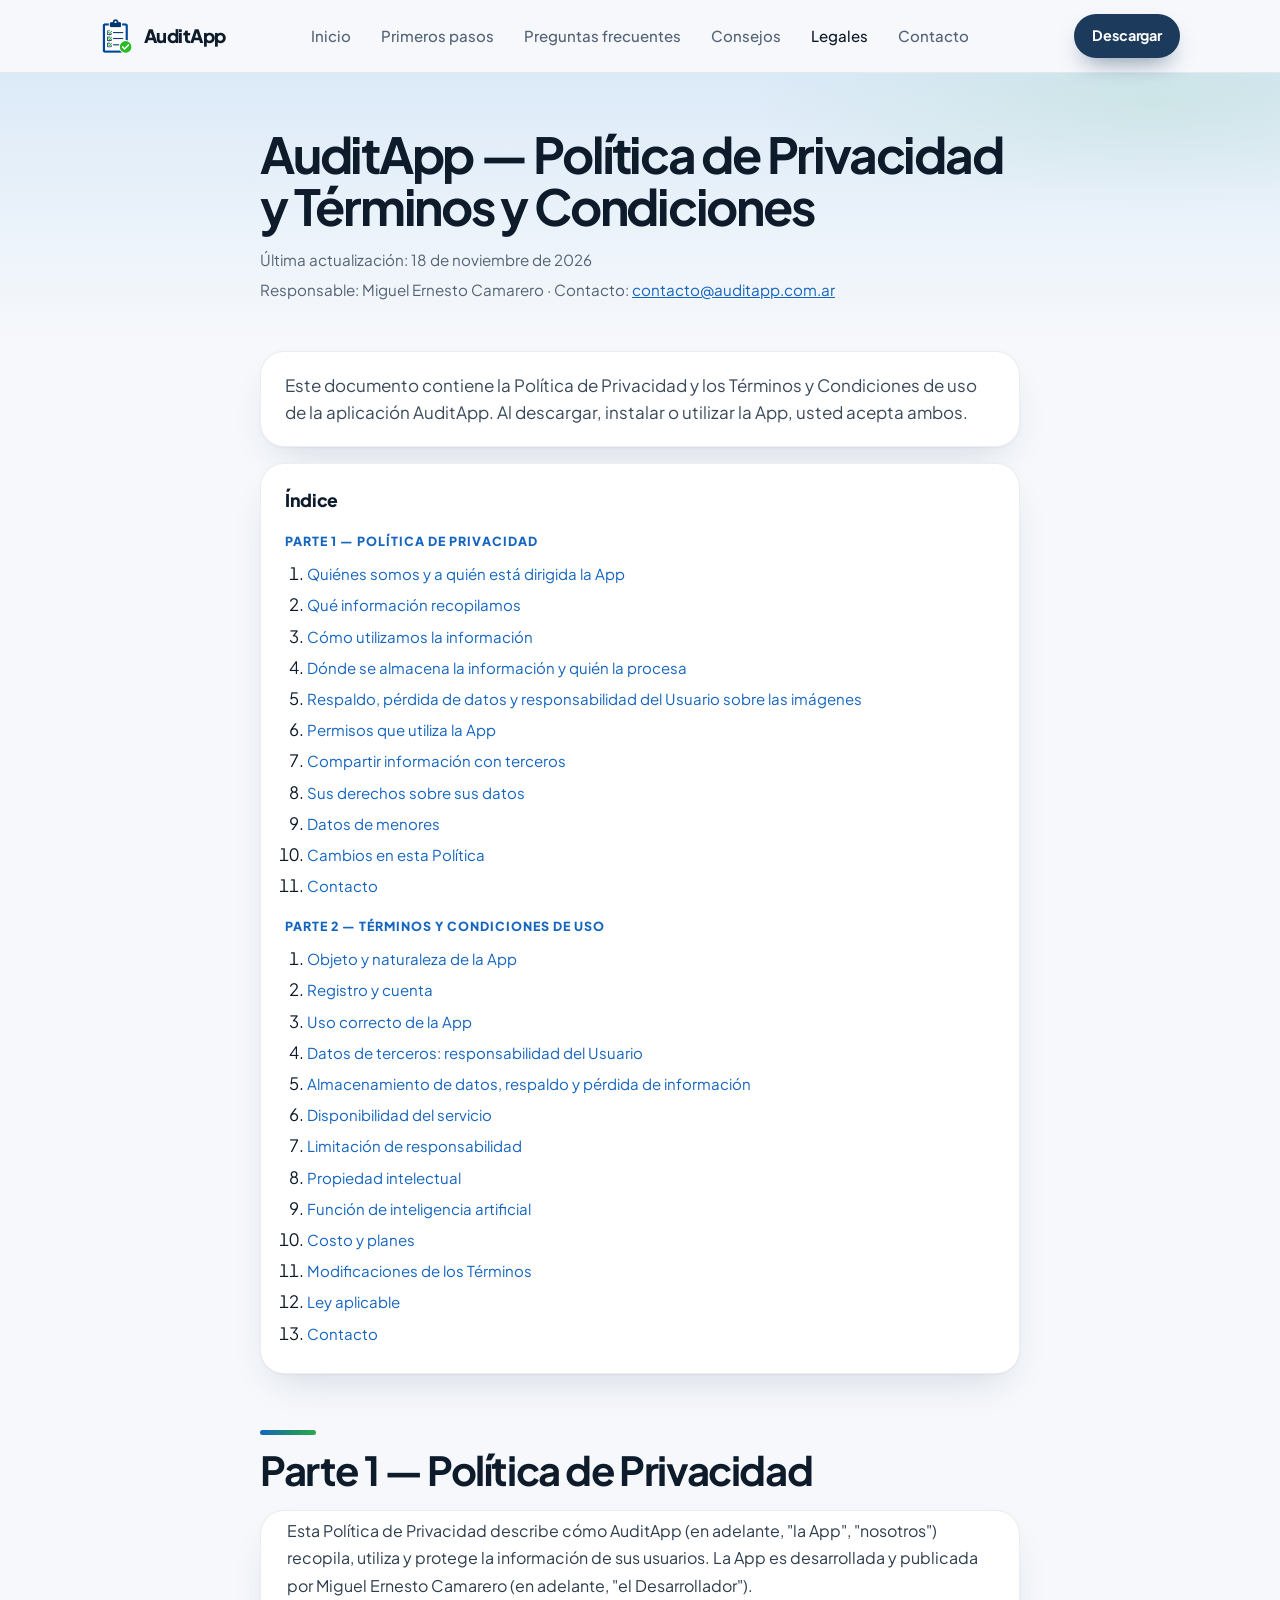
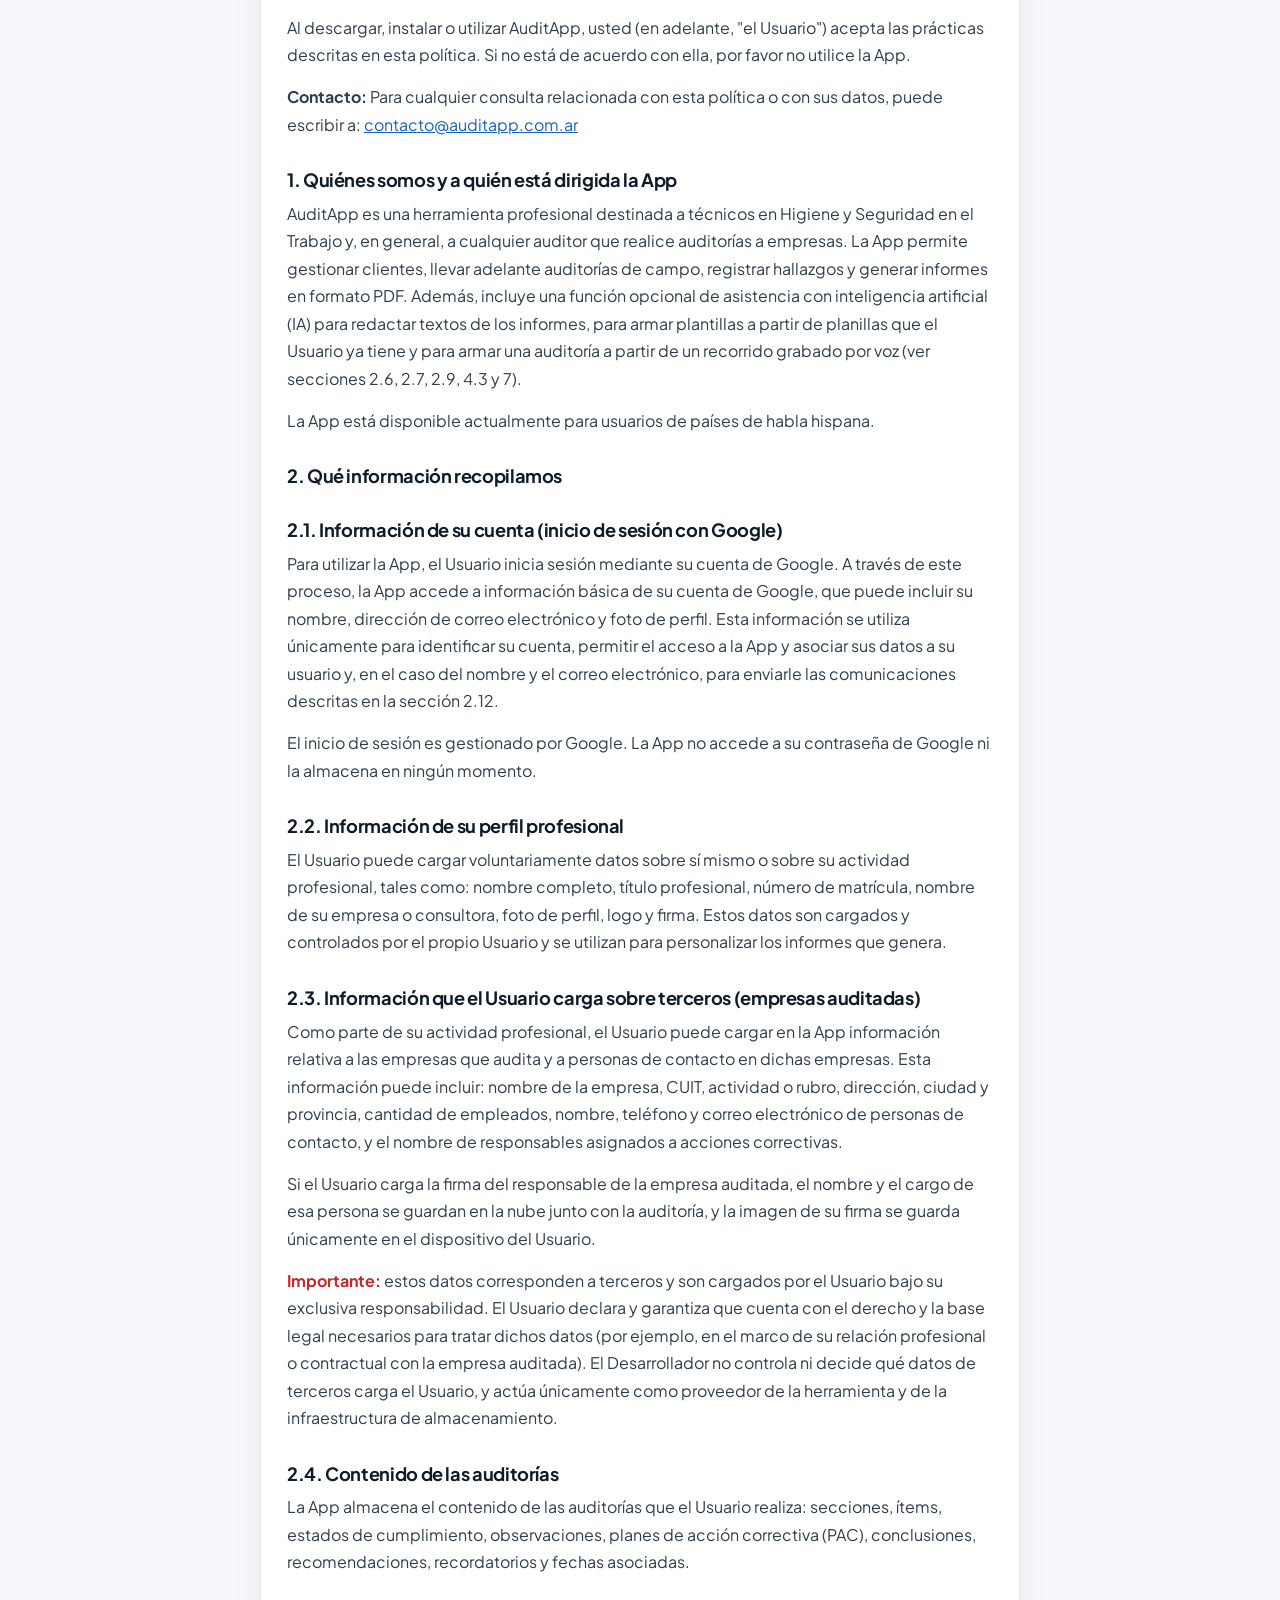
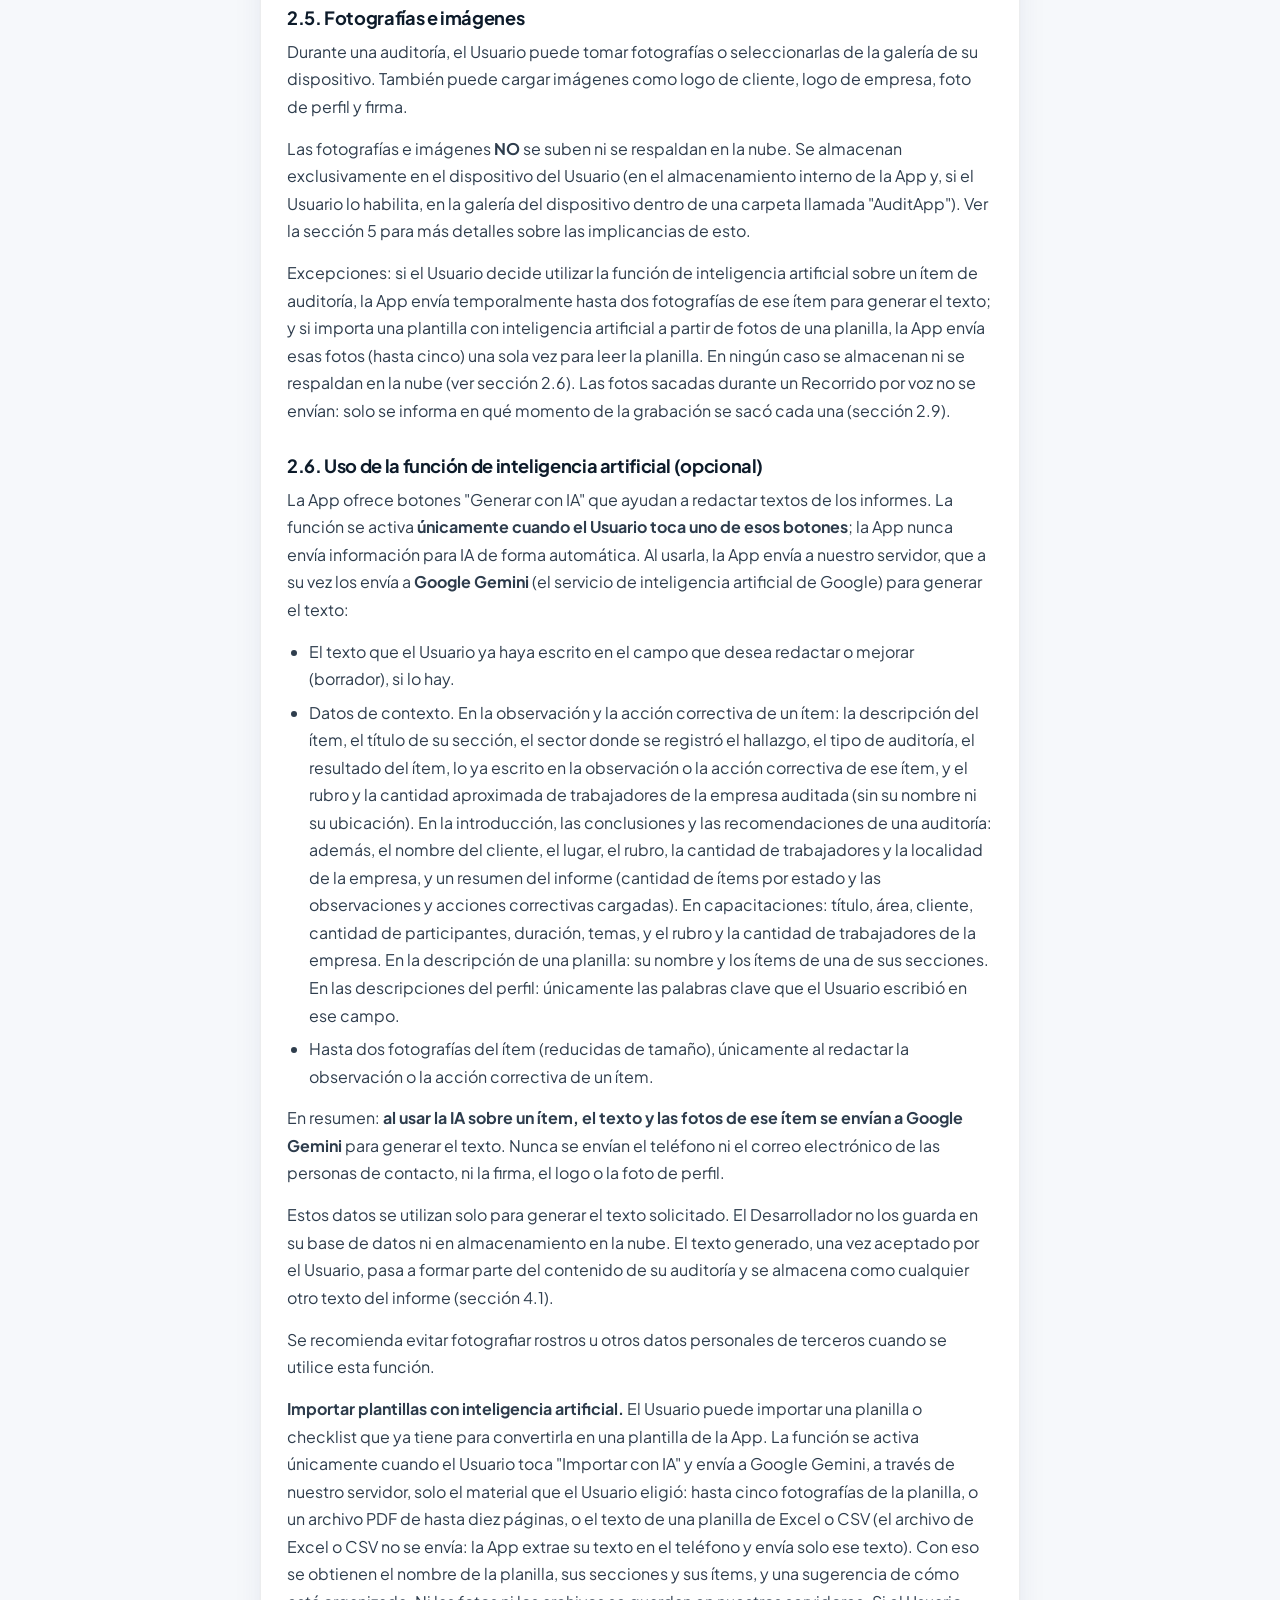
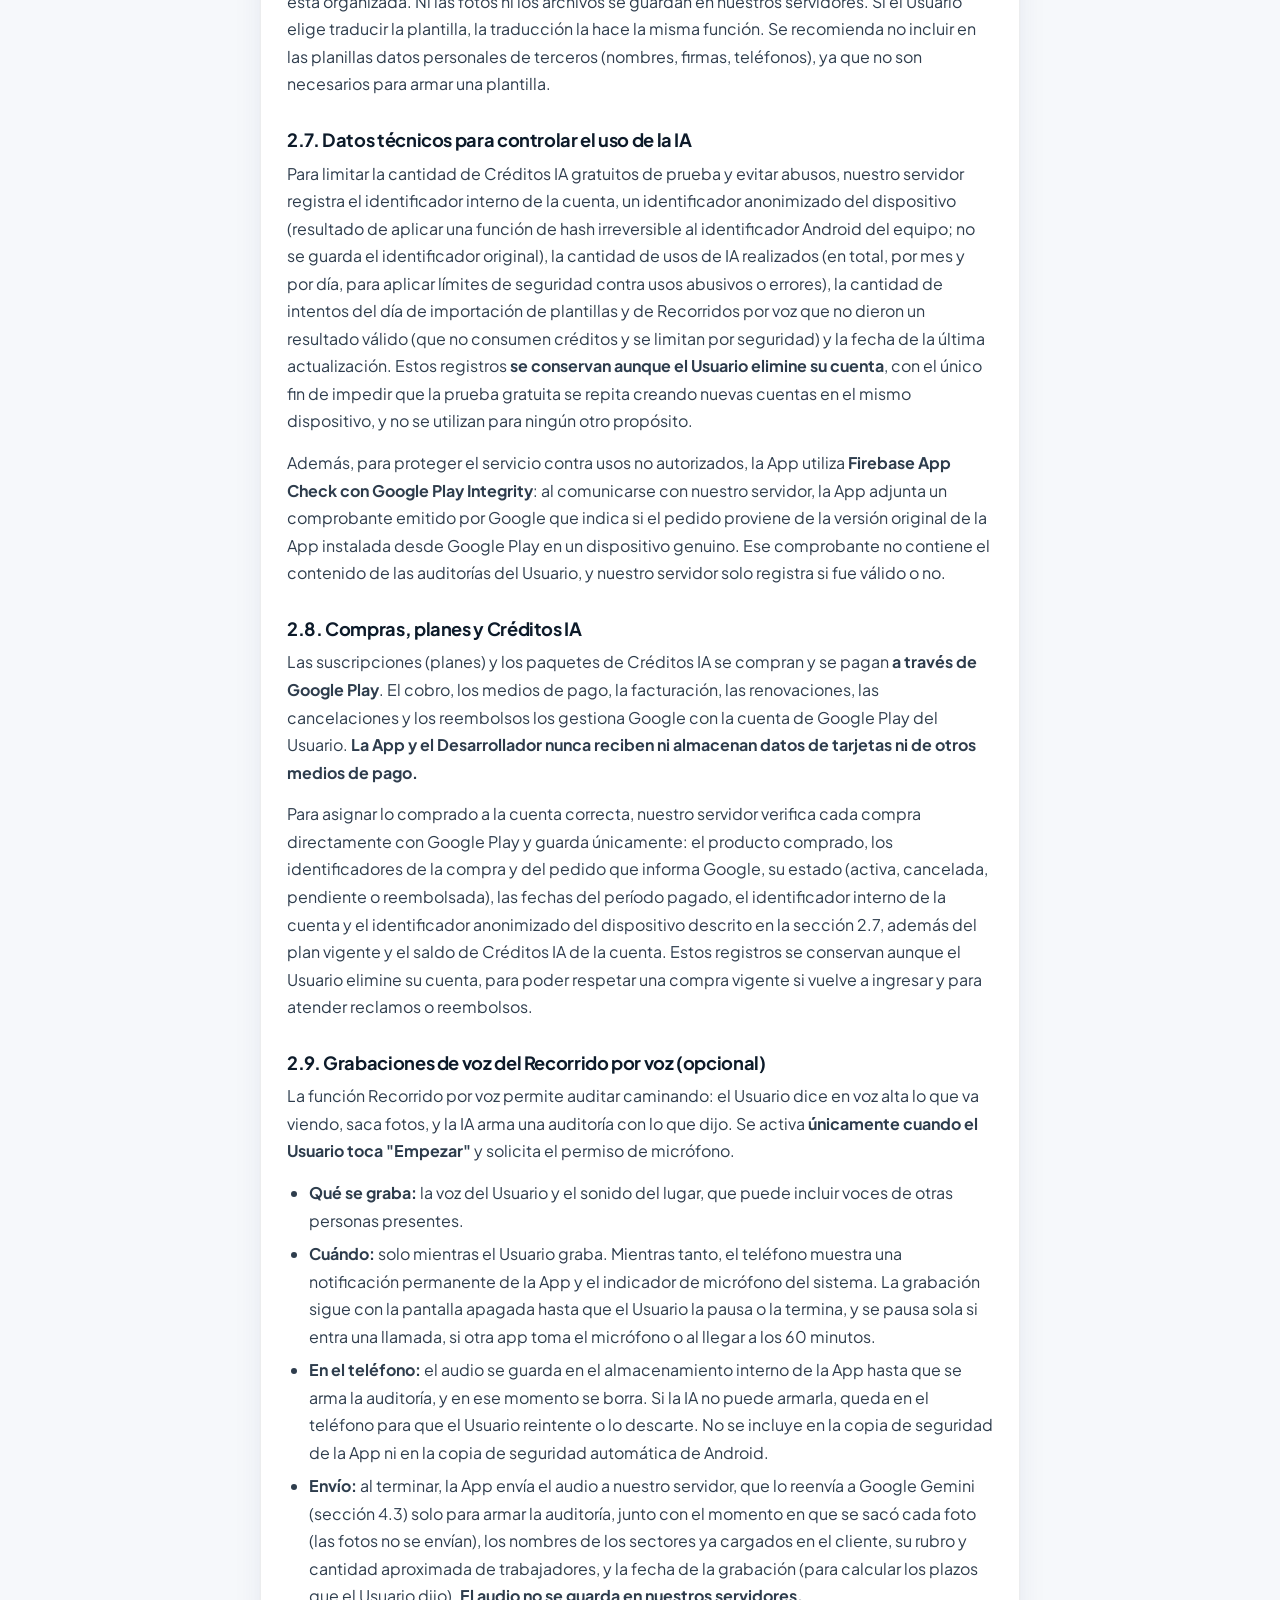
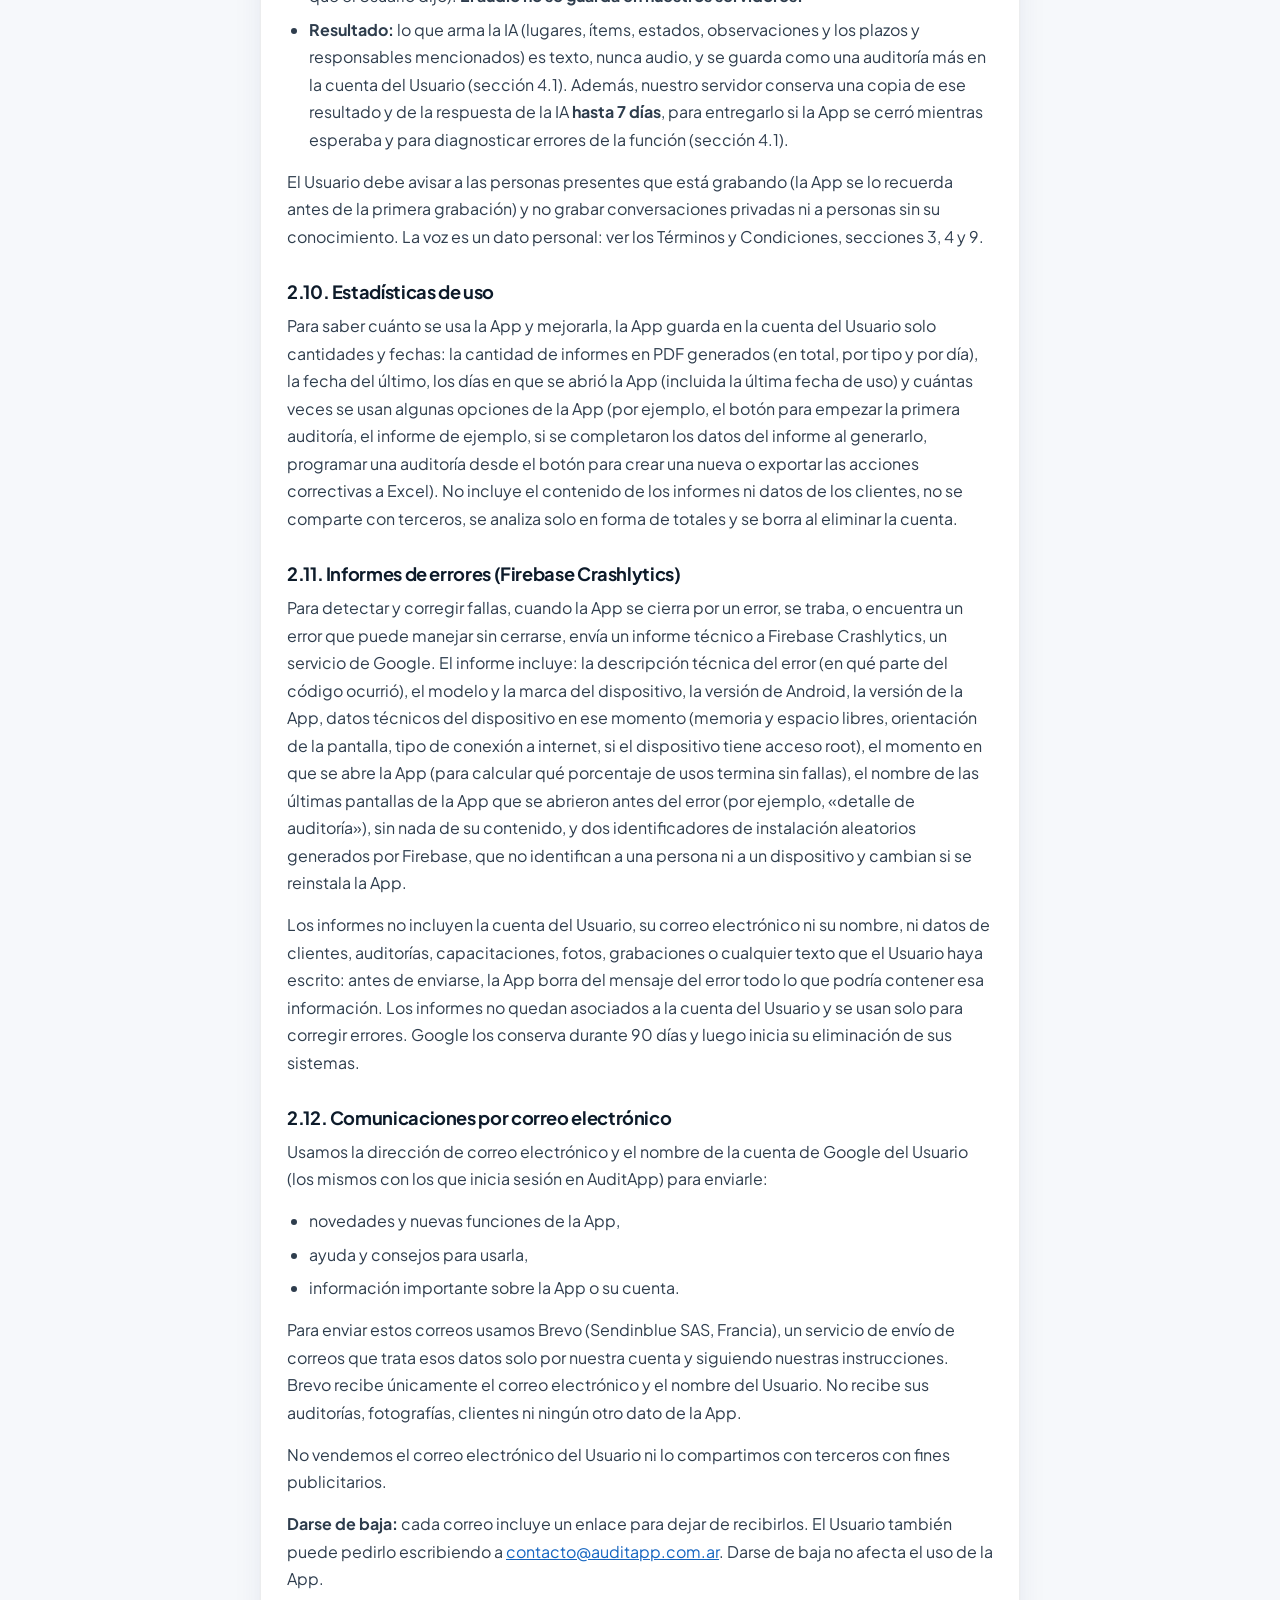
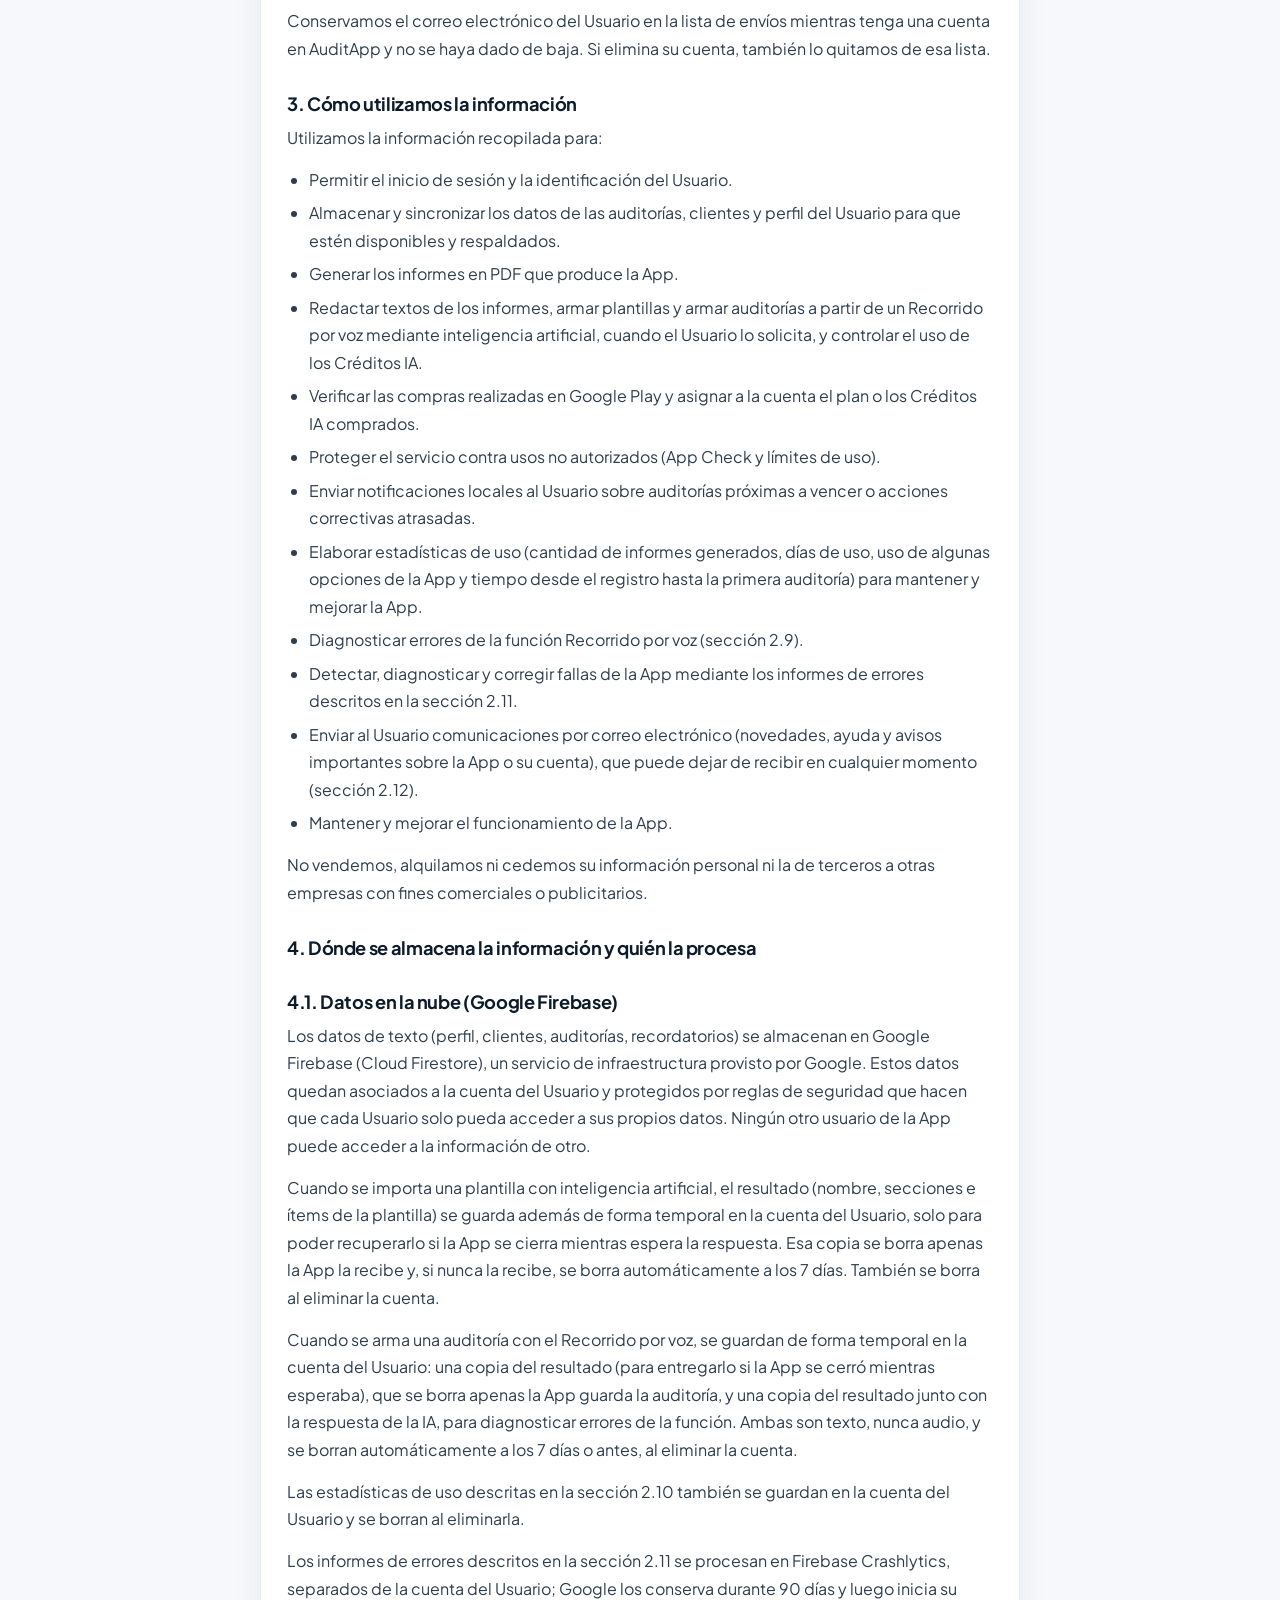
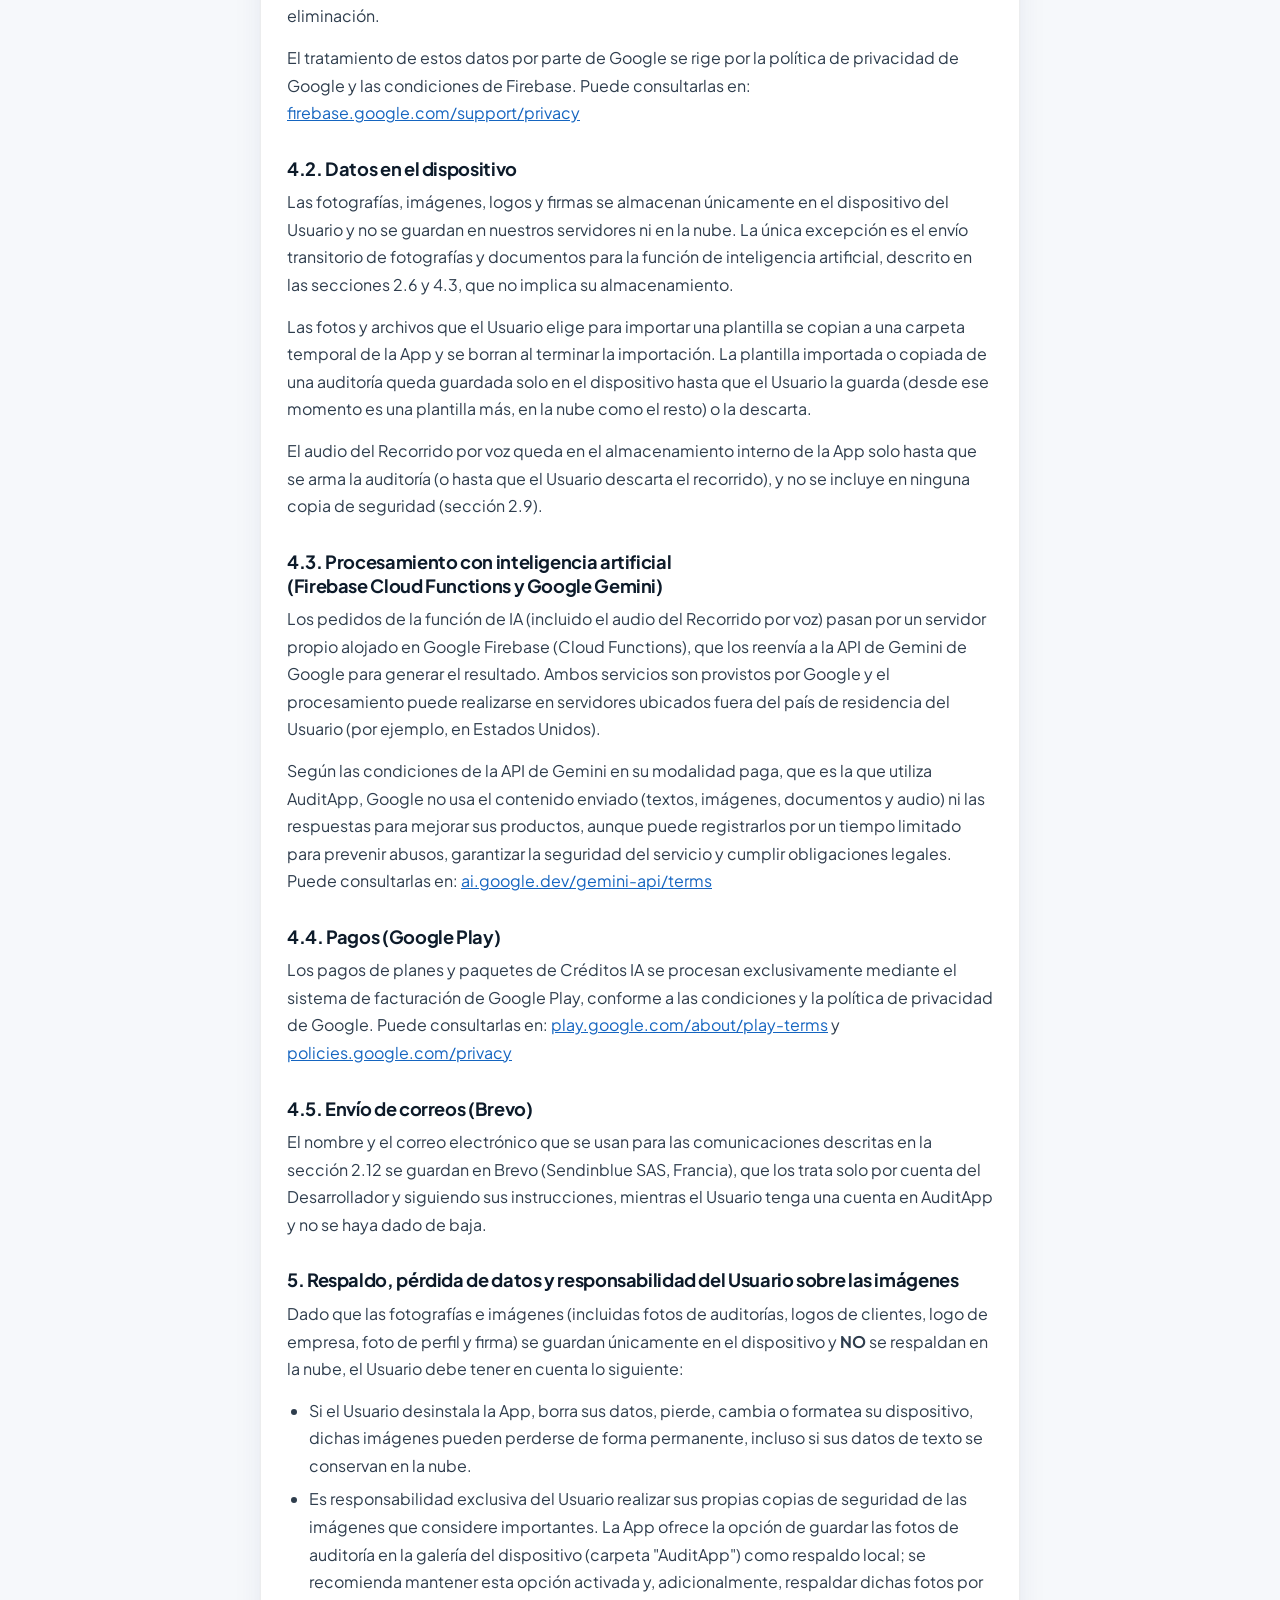
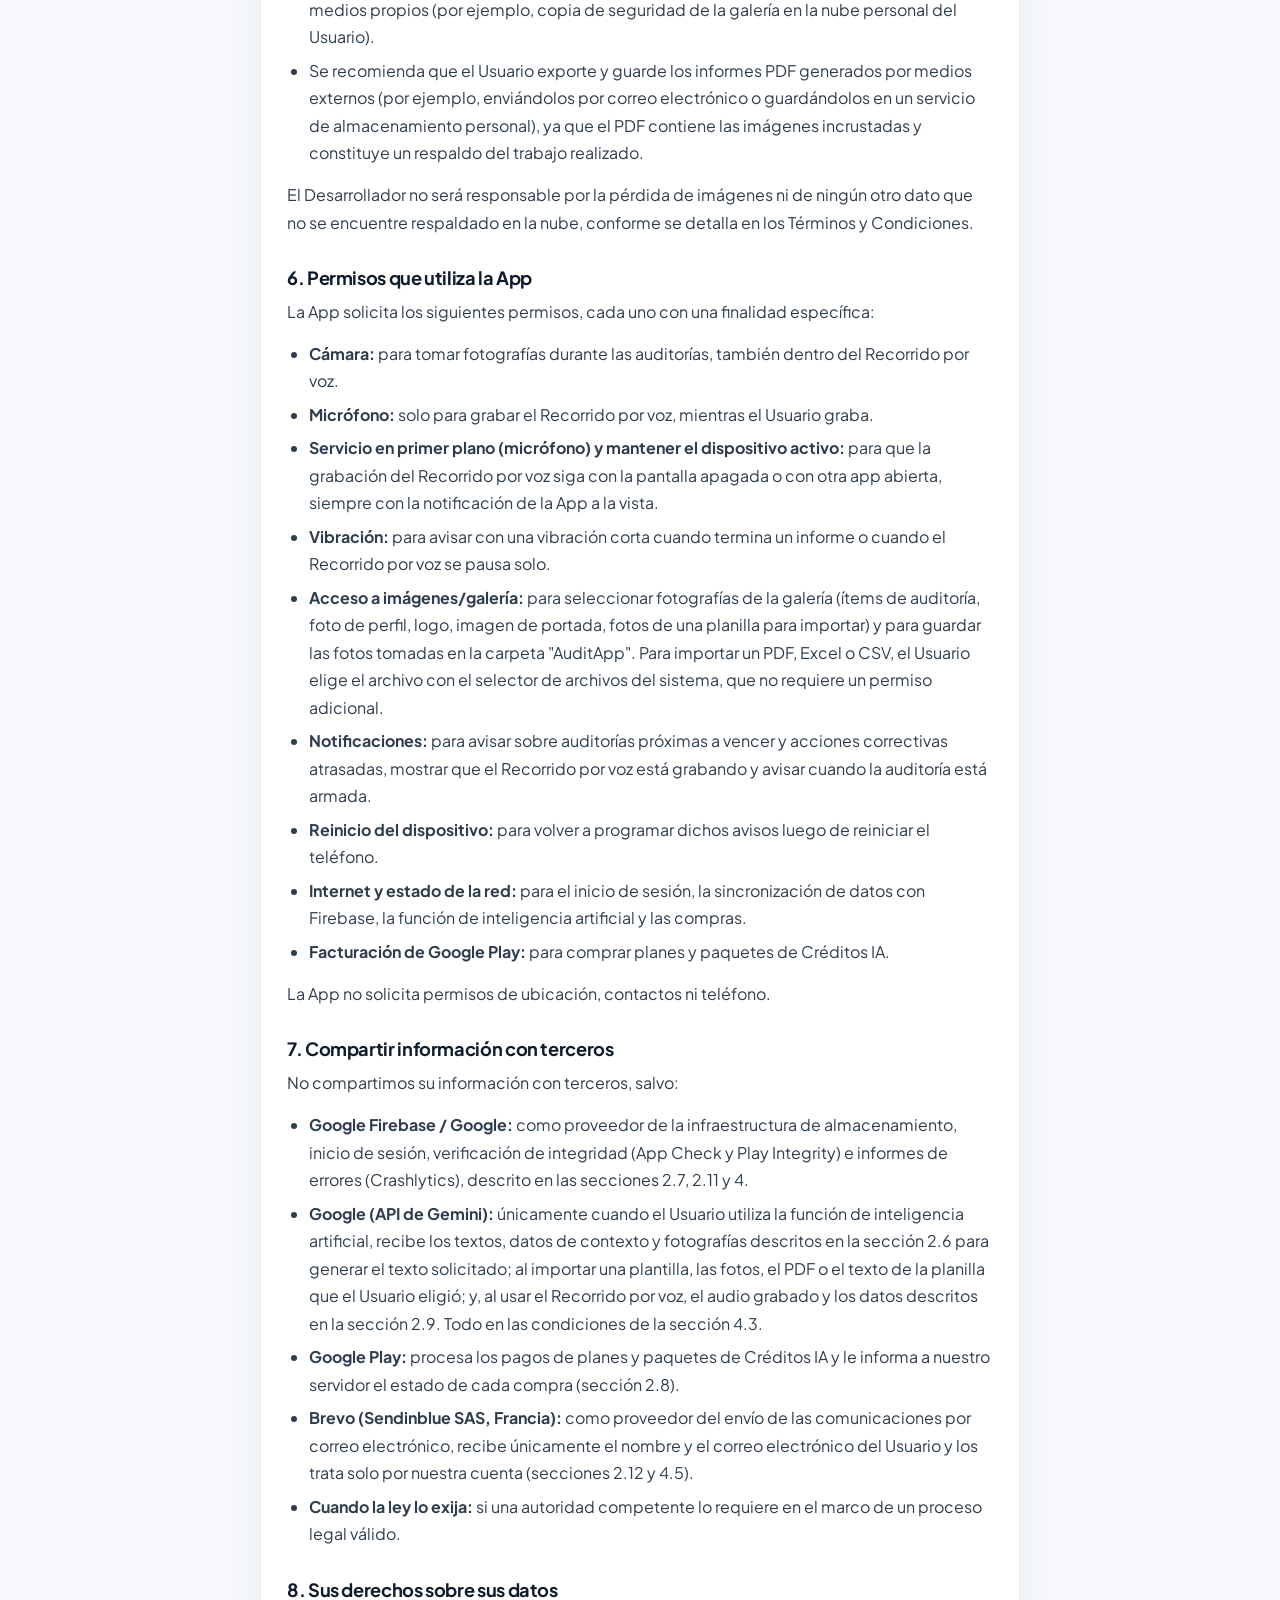
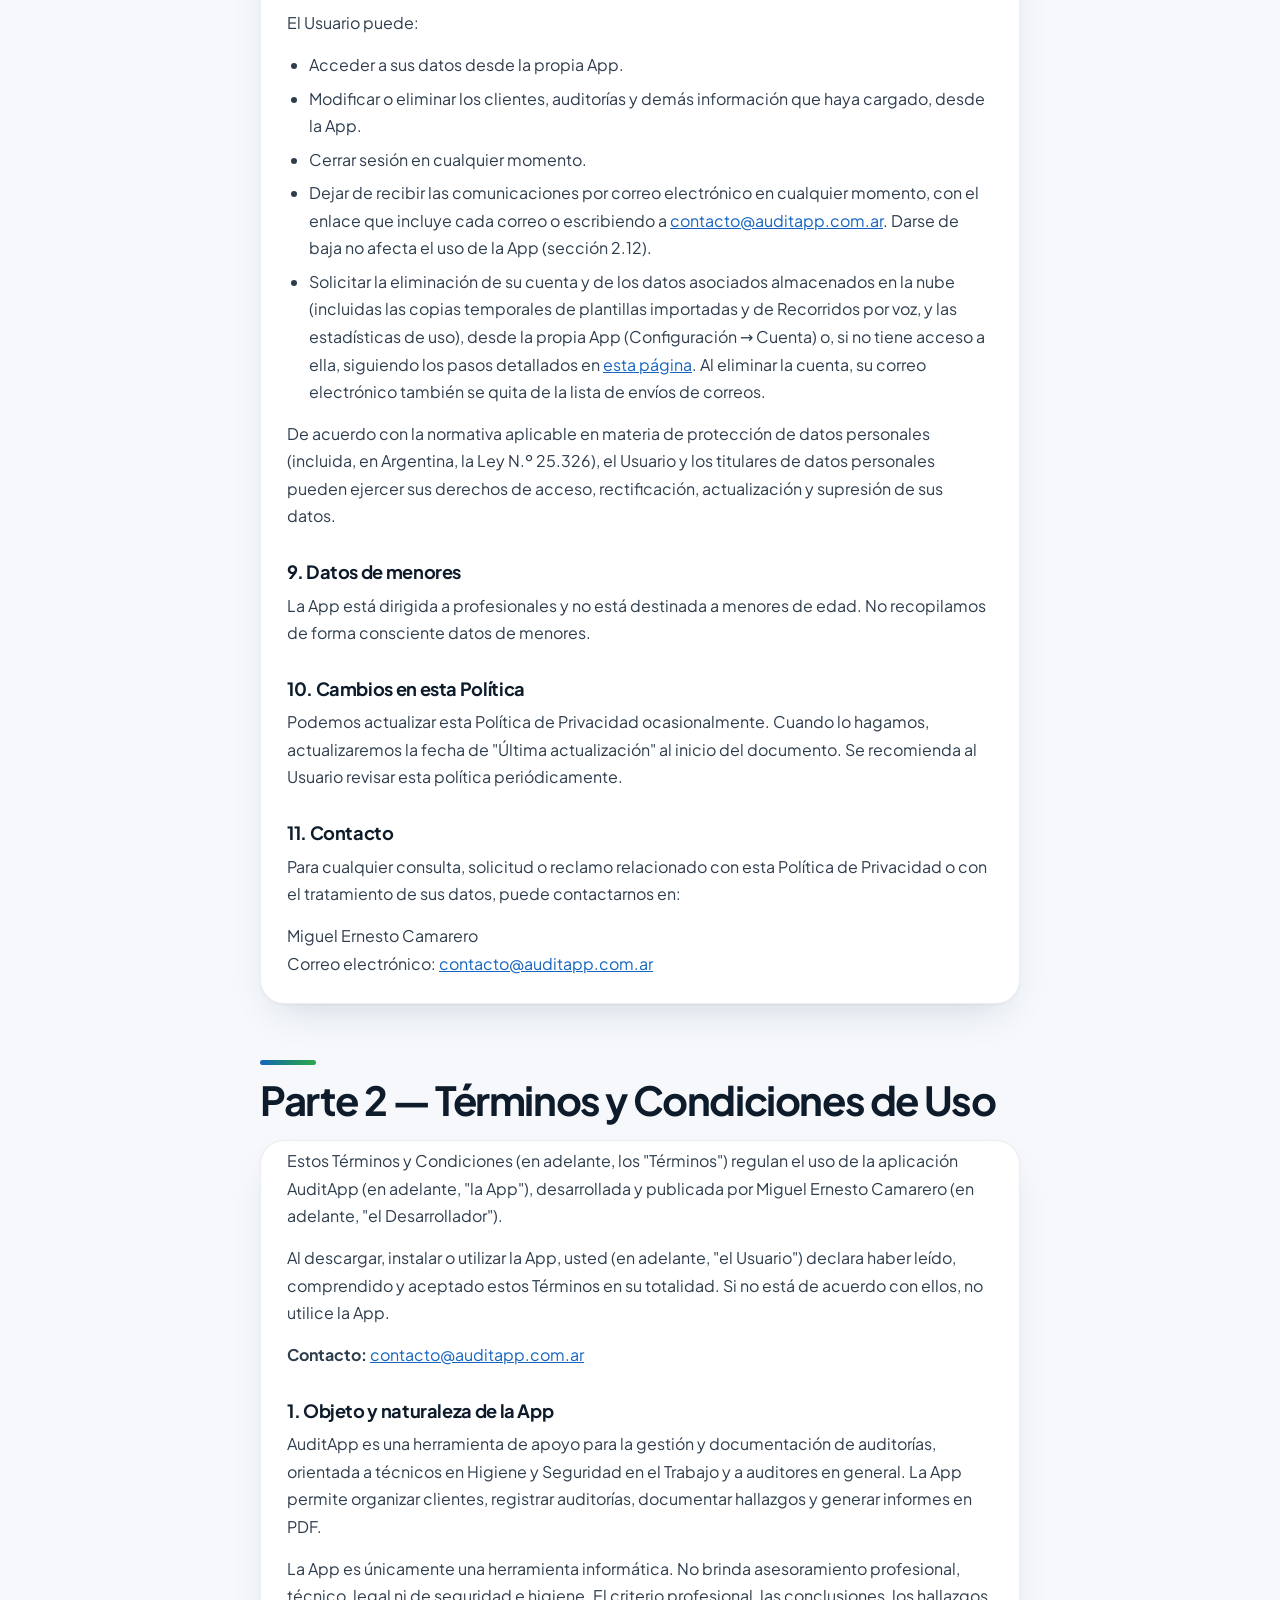
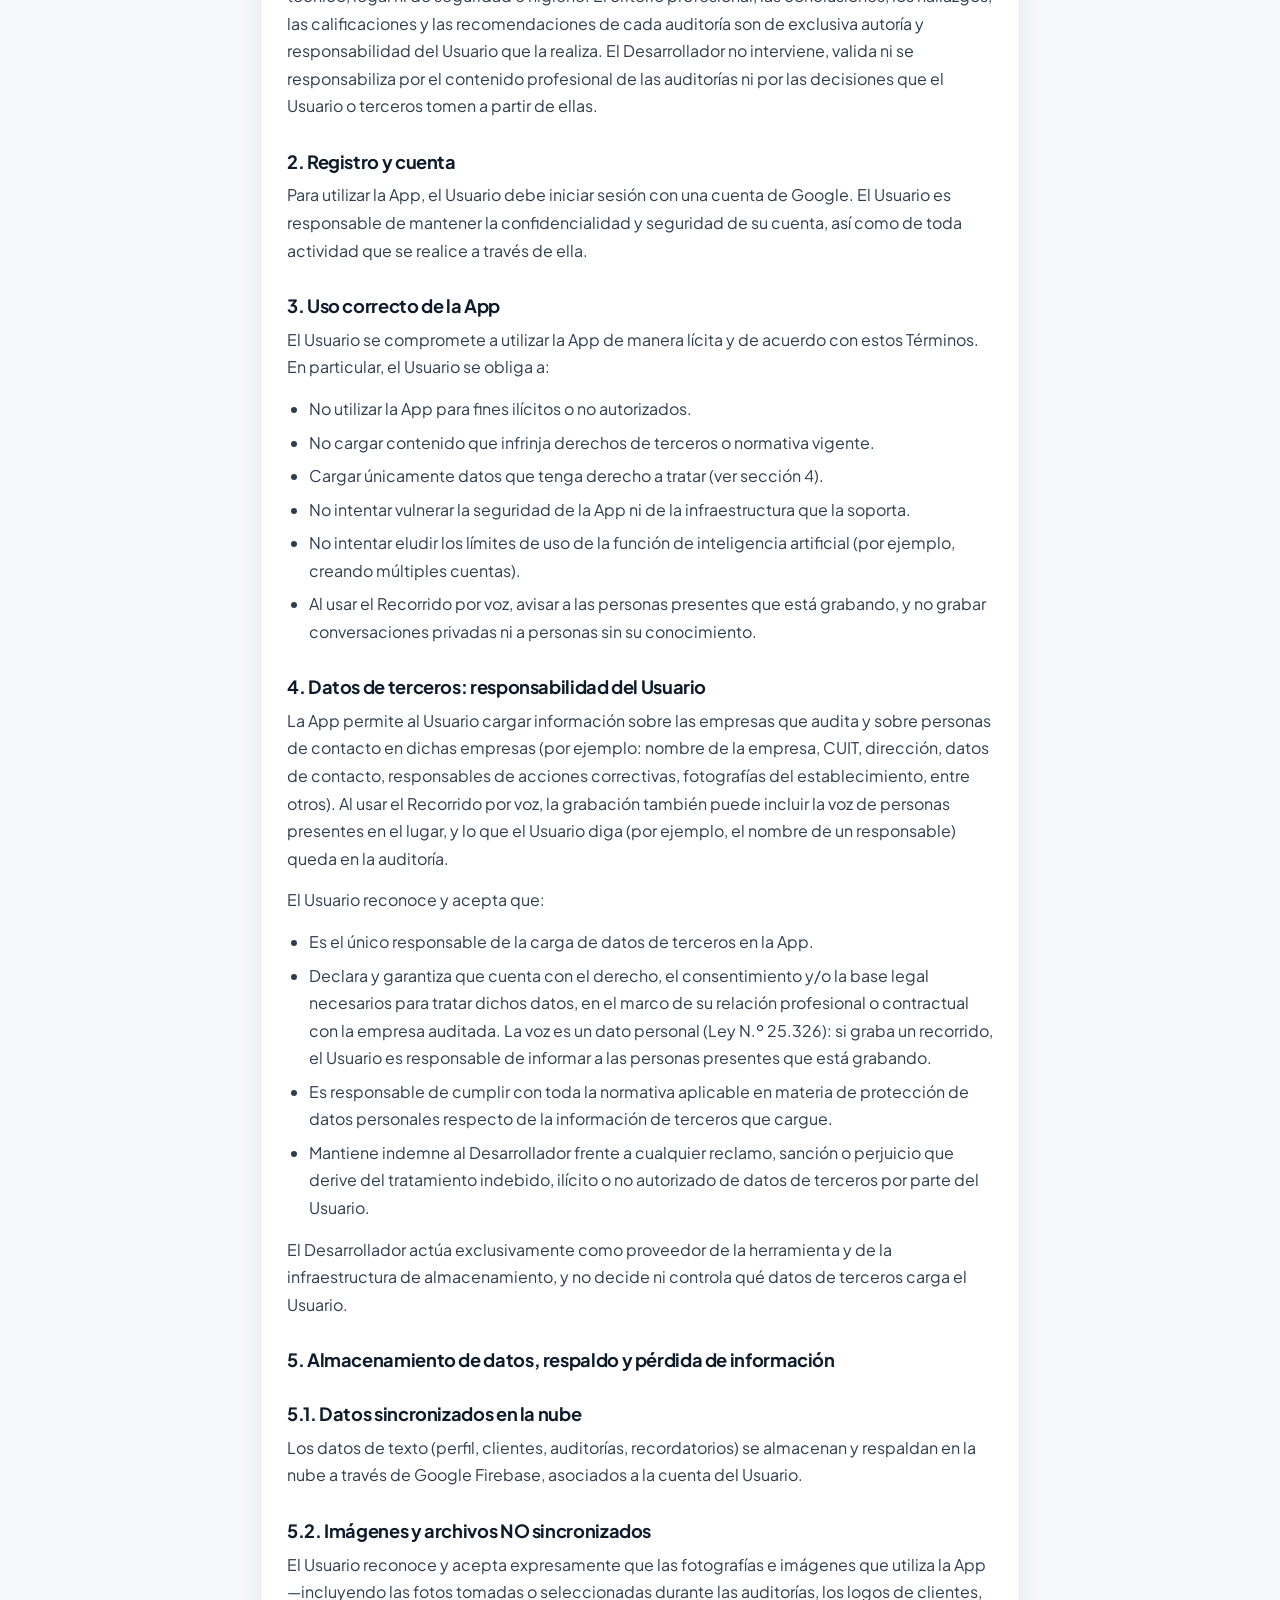
<file: index.html>
<!doctype html>
<html lang="es">
<head>
<meta charset="utf-8">
<meta name="viewport" content="width=device-width, initial-scale=1, viewport-fit=cover">
<title>AuditApp — Política de Privacidad y Términos y Condiciones</title>
<meta name="theme-color" content="#F6F8FB">
<link rel="icon" href="favicon.png" type="image/png">
<link rel="apple-touch-icon" href="apple-touch-icon.png">
<link rel="preload" href="fuentes/plus-jakarta-sans-latin.woff2" as="font" type="font/woff2" crossorigin>
<link rel="stylesheet" href="estilos.css">
<script src="movimiento.js" defer></script>
</head>
<body>
<header class="barra">
  <div class="envoltura">
    <a class="marca" href="inicio.html"><img src="imagenes/logo.png" width="34" height="34" alt="">AuditApp</a>
    <nav class="menu-escritorio" aria-label="Menú principal">
      <a href="inicio.html">Inicio</a>
      <a href="primeros-pasos.html">Primeros pasos</a>
      <a href="preguntas-frecuentes.html">Preguntas frecuentes</a>
      <a href="consejos.html">Consejos</a>
      <a href="legales.html" aria-current="page">Legales</a>
      <a href="contacto.html">Contacto</a>
    </nav>
    <a class="boton lleno boton-chico" href="https://play.google.com/store/apps/details?id=com.miguel.auditapp">Descargar</a>
    <details class="menu-movil">
      <summary aria-label="Abrir el menú"><svg viewBox="0 0 24 24" fill="none" stroke="currentColor" stroke-width="2" stroke-linecap="round" aria-hidden="true"><path d="M4 8h16M4 16h16"/></svg></summary>
      <nav aria-label="Menú principal">
        <a href="inicio.html">Inicio</a>
        <a href="primeros-pasos.html">Primeros pasos</a>
        <a href="preguntas-frecuentes.html">Preguntas frecuentes</a>
        <a href="consejos.html">Consejos</a>
        <a href="legales.html" aria-current="page">Legales</a>
        <a href="contacto.html">Contacto</a>
      </nav>
    </details>
  </div>
</header>
<div class="pagina pagina-legal">
<header>
  <h1>AuditApp — Política de Privacidad y Términos y Condiciones</h1>
  <p>Última actualización: 18 de noviembre de 2026</p>
  <p>Responsable: Miguel Ernesto Camarero · Contacto: <a href="mailto:contacto@auditapp.com.ar" style="color:#fff;">contacto@auditapp.com.ar</a></p>
</header>

<main>
  <div class="intro">
    <p style="margin:0;">Este documento contiene la Política de Privacidad y los Términos y Condiciones de uso de la aplicación AuditApp. Al descargar, instalar o utilizar la App, usted acepta ambos.</p>
  </div>

  <nav class="toc">
    <p class="toc-title">Índice</p>

    <h4>Parte 1 — Política de Privacidad</h4>
    <ol>
      <li><a href="#priv-1">Quiénes somos y a quién está dirigida la App</a></li>
      <li><a href="#priv-2">Qué información recopilamos</a></li>
      <li><a href="#priv-3">Cómo utilizamos la información</a></li>
      <li><a href="#priv-4">Dónde se almacena la información y quién la procesa</a></li>
      <li><a href="#priv-5">Respaldo, pérdida de datos y responsabilidad del Usuario sobre las imágenes</a></li>
      <li><a href="#priv-6">Permisos que utiliza la App</a></li>
      <li><a href="#priv-7">Compartir información con terceros</a></li>
      <li><a href="#priv-8">Sus derechos sobre sus datos</a></li>
      <li><a href="#priv-9">Datos de menores</a></li>
      <li><a href="#priv-10">Cambios en esta Política</a></li>
      <li><a href="#priv-11">Contacto</a></li>
    </ol>

    <h4>Parte 2 — Términos y Condiciones de Uso</h4>
    <ol>
      <li><a href="#tyc-1">Objeto y naturaleza de la App</a></li>
      <li><a href="#tyc-2">Registro y cuenta</a></li>
      <li><a href="#tyc-3">Uso correcto de la App</a></li>
      <li><a href="#tyc-4">Datos de terceros: responsabilidad del Usuario</a></li>
      <li><a href="#tyc-5">Almacenamiento de datos, respaldo y pérdida de información</a></li>
      <li><a href="#tyc-6">Disponibilidad del servicio</a></li>
      <li><a href="#tyc-7">Limitación de responsabilidad</a></li>
      <li><a href="#tyc-8">Propiedad intelectual</a></li>
      <li><a href="#tyc-9">Función de inteligencia artificial</a></li>
      <li><a href="#tyc-10">Costo y planes</a></li>
      <li><a href="#tyc-11">Modificaciones de los Términos</a></li>
      <li><a href="#tyc-12">Ley aplicable</a></li>
      <li><a href="#tyc-13">Contacto</a></li>
    </ol>
  </nav>

  <h2 class="parte-titulo" id="parte1">Parte 1 — Política de Privacidad</h2>

  <section>
    <p>Esta Política de Privacidad describe cómo AuditApp (en adelante, "la App", "nosotros") recopila, utiliza y protege la información de sus usuarios. La App es desarrollada y publicada por Miguel Ernesto Camarero (en adelante, "el Desarrollador").</p>
    <p>Al descargar, instalar o utilizar AuditApp, usted (en adelante, "el Usuario") acepta las prácticas descritas en esta política. Si no está de acuerdo con ella, por favor no utilice la App.</p>
    <p><strong>Contacto:</strong> Para cualquier consulta relacionada con esta política o con sus datos, puede escribir a: <a href="mailto:contacto@auditapp.com.ar">contacto@auditapp.com.ar</a></p>

    <h3 id="priv-1">1. Quiénes somos y a quién está dirigida la App</h3>
    <p>AuditApp es una herramienta profesional destinada a técnicos en Higiene y Seguridad en el Trabajo y, en general, a cualquier auditor que realice auditorías a empresas. La App permite gestionar clientes, llevar adelante auditorías de campo, registrar hallazgos y generar informes en formato PDF. Además, incluye una función opcional de asistencia con inteligencia artificial (IA) para redactar textos de los informes, para armar plantillas a partir de planillas que el Usuario ya tiene y para armar una auditoría a partir de un recorrido grabado por voz (ver secciones 2.6, 2.7, 2.9, 4.3 y 7).</p>
    <p>La App está disponible actualmente para usuarios de países de habla hispana.</p>

    <h3 id="priv-2">2. Qué información recopilamos</h3>

    <h3>2.1. Información de su cuenta (inicio de sesión con Google)</h3>
    <p>Para utilizar la App, el Usuario inicia sesión mediante su cuenta de Google. A través de este proceso, la App accede a información básica de su cuenta de Google, que puede incluir su nombre, dirección de correo electrónico y foto de perfil. Esta información se utiliza únicamente para identificar su cuenta, permitir el acceso a la App y asociar sus datos a su usuario y, en el caso del nombre y el correo electrónico, para enviarle las comunicaciones descritas en la sección 2.12.</p>
    <p>El inicio de sesión es gestionado por Google. La App no accede a su contraseña de Google ni la almacena en ningún momento.</p>

    <h3>2.2. Información de su perfil profesional</h3>
    <p>El Usuario puede cargar voluntariamente datos sobre sí mismo o sobre su actividad profesional, tales como: nombre completo, título profesional, número de matrícula, nombre de su empresa o consultora, foto de perfil, logo y firma. Estos datos son cargados y controlados por el propio Usuario y se utilizan para personalizar los informes que genera.</p>

    <h3>2.3. Información que el Usuario carga sobre terceros (empresas auditadas)</h3>
    <p>Como parte de su actividad profesional, el Usuario puede cargar en la App información relativa a las empresas que audita y a personas de contacto en dichas empresas. Esta información puede incluir: nombre de la empresa, CUIT, actividad o rubro, dirección, ciudad y provincia, cantidad de empleados, nombre, teléfono y correo electrónico de personas de contacto, y el nombre de responsables asignados a acciones correctivas.</p>
    <p>Si el Usuario carga la firma del responsable de la empresa auditada, el nombre y el cargo de esa persona se guardan en la nube junto con la auditoría, y la imagen de su firma se guarda únicamente en el dispositivo del Usuario.</p>
    <p><strong class="important">Importante:</strong> estos datos corresponden a terceros y son cargados por el Usuario bajo su exclusiva responsabilidad. El Usuario declara y garantiza que cuenta con el derecho y la base legal necesarios para tratar dichos datos (por ejemplo, en el marco de su relación profesional o contractual con la empresa auditada). El Desarrollador no controla ni decide qué datos de terceros carga el Usuario, y actúa únicamente como proveedor de la herramienta y de la infraestructura de almacenamiento.</p>

    <h3>2.4. Contenido de las auditorías</h3>
    <p>La App almacena el contenido de las auditorías que el Usuario realiza: secciones, ítems, estados de cumplimiento, observaciones, planes de acción correctiva (PAC), conclusiones, recomendaciones, recordatorios y fechas asociadas.</p>

    <h3>2.5. Fotografías e imágenes</h3>
    <p>Durante una auditoría, el Usuario puede tomar fotografías o seleccionarlas de la galería de su dispositivo. También puede cargar imágenes como logo de cliente, logo de empresa, foto de perfil y firma.</p>
    <p>Las fotografías e imágenes <strong>NO</strong> se suben ni se respaldan en la nube. Se almacenan exclusivamente en el dispositivo del Usuario (en el almacenamiento interno de la App y, si el Usuario lo habilita, en la galería del dispositivo dentro de una carpeta llamada "AuditApp"). Ver la sección 5 para más detalles sobre las implicancias de esto.</p>
    <p>Excepciones: si el Usuario decide utilizar la función de inteligencia artificial sobre un ítem de auditoría, la App envía temporalmente hasta dos fotografías de ese ítem para generar el texto; y si importa una plantilla con inteligencia artificial a partir de fotos de una planilla, la App envía esas fotos (hasta cinco) una sola vez para leer la planilla. En ningún caso se almacenan ni se respaldan en la nube (ver sección 2.6). Las fotos sacadas durante un Recorrido por voz no se envían: solo se informa en qué momento de la grabación se sacó cada una (sección 2.9).</p>

    <h3>2.6. Uso de la función de inteligencia artificial (opcional)</h3>
    <p>La App ofrece botones "Generar con IA" que ayudan a redactar textos de los informes. La función se activa <strong>únicamente cuando el Usuario toca uno de esos botones</strong>; la App nunca envía información para IA de forma automática. Al usarla, la App envía a nuestro servidor, que a su vez los envía a <strong>Google Gemini</strong> (el servicio de inteligencia artificial de Google) para generar el texto:</p>
    <ul>
      <li>El texto que el Usuario ya haya escrito en el campo que desea redactar o mejorar (borrador), si lo hay.</li>
      <li>Datos de contexto. En la observación y la acción correctiva de un ítem: la descripción del ítem, el título de su sección, el sector donde se registró el hallazgo, el tipo de auditoría, el resultado del ítem, lo ya escrito en la observación o la acción correctiva de ese ítem, y el rubro y la cantidad aproximada de trabajadores de la empresa auditada (sin su nombre ni su ubicación). En la introducción, las conclusiones y las recomendaciones de una auditoría: además, el nombre del cliente, el lugar, el rubro, la cantidad de trabajadores y la localidad de la empresa, y un resumen del informe (cantidad de ítems por estado y las observaciones y acciones correctivas cargadas). En capacitaciones: título, área, cliente, cantidad de participantes, duración, temas, y el rubro y la cantidad de trabajadores de la empresa. En la descripción de una planilla: su nombre y los ítems de una de sus secciones. En las descripciones del perfil: únicamente las palabras clave que el Usuario escribió en ese campo.</li>
      <li>Hasta dos fotografías del ítem (reducidas de tamaño), únicamente al redactar la observación o la acción correctiva de un ítem.</li>
    </ul>
    <p>En resumen: <strong>al usar la IA sobre un ítem, el texto y las fotos de ese ítem se envían a Google Gemini</strong> para generar el texto. Nunca se envían el teléfono ni el correo electrónico de las personas de contacto, ni la firma, el logo o la foto de perfil.</p>
    <p>Estos datos se utilizan solo para generar el texto solicitado. El Desarrollador no los guarda en su base de datos ni en almacenamiento en la nube. El texto generado, una vez aceptado por el Usuario, pasa a formar parte del contenido de su auditoría y se almacena como cualquier otro texto del informe (sección 4.1).</p>
    <p>Se recomienda evitar fotografiar rostros u otros datos personales de terceros cuando se utilice esta función.</p>
    <p><strong>Importar plantillas con inteligencia artificial.</strong> El Usuario puede importar una planilla o checklist que ya tiene para convertirla en una plantilla de la App. La función se activa únicamente cuando el Usuario toca "Importar con IA" y envía a Google Gemini, a través de nuestro servidor, solo el material que el Usuario eligió: hasta cinco fotografías de la planilla, o un archivo PDF de hasta diez páginas, o el texto de una planilla de Excel o CSV (el archivo de Excel o CSV no se envía: la App extrae su texto en el teléfono y envía solo ese texto). Con eso se obtienen el nombre de la planilla, sus secciones y sus ítems, y una sugerencia de cómo está organizada. Ni las fotos ni los archivos se guardan en nuestros servidores. Si el Usuario elige traducir la plantilla, la traducción la hace la misma función. Se recomienda no incluir en las planillas datos personales de terceros (nombres, firmas, teléfonos), ya que no son necesarios para armar una plantilla.</p>

    <h3>2.7. Datos técnicos para controlar el uso de la IA</h3>
    <p>Para limitar la cantidad de Créditos IA gratuitos de prueba y evitar abusos, nuestro servidor registra el identificador interno de la cuenta, un identificador anonimizado del dispositivo (resultado de aplicar una función de hash irreversible al identificador Android del equipo; no se guarda el identificador original), la cantidad de usos de IA realizados (en total, por mes y por día, para aplicar límites de seguridad contra usos abusivos o errores), la cantidad de intentos del día de importación de plantillas y de Recorridos por voz que no dieron un resultado válido (que no consumen créditos y se limitan por seguridad) y la fecha de la última actualización. Estos registros <strong>se conservan aunque el Usuario elimine su cuenta</strong>, con el único fin de impedir que la prueba gratuita se repita creando nuevas cuentas en el mismo dispositivo, y no se utilizan para ningún otro propósito.</p>
    <p>Además, para proteger el servicio contra usos no autorizados, la App utiliza <strong>Firebase App Check con Google Play Integrity</strong>: al comunicarse con nuestro servidor, la App adjunta un comprobante emitido por Google que indica si el pedido proviene de la versión original de la App instalada desde Google Play en un dispositivo genuino. Ese comprobante no contiene el contenido de las auditorías del Usuario, y nuestro servidor solo registra si fue válido o no.</p>

    <h3>2.8. Compras, planes y Créditos IA</h3>
    <p>Las suscripciones (planes) y los paquetes de Créditos IA se compran y se pagan <strong>a través de Google Play</strong>. El cobro, los medios de pago, la facturación, las renovaciones, las cancelaciones y los reembolsos los gestiona Google con la cuenta de Google Play del Usuario. <strong>La App y el Desarrollador nunca reciben ni almacenan datos de tarjetas ni de otros medios de pago.</strong></p>
    <p>Para asignar lo comprado a la cuenta correcta, nuestro servidor verifica cada compra directamente con Google Play y guarda únicamente: el producto comprado, los identificadores de la compra y del pedido que informa Google, su estado (activa, cancelada, pendiente o reembolsada), las fechas del período pagado, el identificador interno de la cuenta y el identificador anonimizado del dispositivo descrito en la sección 2.7, además del plan vigente y el saldo de Créditos IA de la cuenta. Estos registros se conservan aunque el Usuario elimine su cuenta, para poder respetar una compra vigente si vuelve a ingresar y para atender reclamos o reembolsos.</p>

    <h3>2.9. Grabaciones de voz del Recorrido por voz (opcional)</h3>
    <p>La función Recorrido por voz permite auditar caminando: el Usuario dice en voz alta lo que va viendo, saca fotos, y la IA arma una auditoría con lo que dijo. Se activa <strong>únicamente cuando el Usuario toca "Empezar"</strong> y solicita el permiso de micrófono.</p>
    <ul>
      <li><strong>Qué se graba:</strong> la voz del Usuario y el sonido del lugar, que puede incluir voces de otras personas presentes.</li>
      <li><strong>Cuándo:</strong> solo mientras el Usuario graba. Mientras tanto, el teléfono muestra una notificación permanente de la App y el indicador de micrófono del sistema. La grabación sigue con la pantalla apagada hasta que el Usuario la pausa o la termina, y se pausa sola si entra una llamada, si otra app toma el micrófono o al llegar a los 60 minutos.</li>
      <li><strong>En el teléfono:</strong> el audio se guarda en el almacenamiento interno de la App hasta que se arma la auditoría, y en ese momento se borra. Si la IA no puede armarla, queda en el teléfono para que el Usuario reintente o lo descarte. No se incluye en la copia de seguridad de la App ni en la copia de seguridad automática de Android.</li>
      <li><strong>Envío:</strong> al terminar, la App envía el audio a nuestro servidor, que lo reenvía a Google Gemini (sección 4.3) solo para armar la auditoría, junto con el momento en que se sacó cada foto (las fotos no se envían), los nombres de los sectores ya cargados en el cliente, su rubro y cantidad aproximada de trabajadores, y la fecha de la grabación (para calcular los plazos que el Usuario dijo). <strong>El audio no se guarda en nuestros servidores.</strong></li>
      <li><strong>Resultado:</strong> lo que arma la IA (lugares, ítems, estados, observaciones y los plazos y responsables mencionados) es texto, nunca audio, y se guarda como una auditoría más en la cuenta del Usuario (sección 4.1). Además, nuestro servidor conserva una copia de ese resultado y de la respuesta de la IA <strong>hasta 7 días</strong>, para entregarlo si la App se cerró mientras esperaba y para diagnosticar errores de la función (sección 4.1).</li>
    </ul>
    <p>El Usuario debe avisar a las personas presentes que está grabando (la App se lo recuerda antes de la primera grabación) y no grabar conversaciones privadas ni a personas sin su conocimiento. La voz es un dato personal: ver los Términos y Condiciones, secciones 3, 4 y 9.</p>

    <h3>2.10. Estadísticas de uso</h3>
    <p>Para saber cuánto se usa la App y mejorarla, la App guarda en la cuenta del Usuario solo cantidades y fechas: la cantidad de informes en PDF generados (en total, por tipo y por día), la fecha del último, los días en que se abrió la App (incluida la última fecha de uso) y cuántas veces se usan algunas opciones de la App (por ejemplo, el botón para empezar la primera auditoría, el informe de ejemplo, si se completaron los datos del informe al generarlo, programar una auditoría desde el botón para crear una nueva o exportar las acciones correctivas a Excel). No incluye el contenido de los informes ni datos de los clientes, no se comparte con terceros, se analiza solo en forma de totales y se borra al eliminar la cuenta.</p>

    <h3>2.11. Informes de errores (Firebase Crashlytics)</h3>
    <p>Para detectar y corregir fallas, cuando la App se cierra por un error, se traba, o encuentra un error que puede manejar sin cerrarse, envía un informe técnico a Firebase Crashlytics, un servicio de Google. El informe incluye: la descripción técnica del error (en qué parte del código ocurrió), el modelo y la marca del dispositivo, la versión de Android, la versión de la App, datos técnicos del dispositivo en ese momento (memoria y espacio libres, orientación de la pantalla, tipo de conexión a internet, si el dispositivo tiene acceso root), el momento en que se abre la App (para calcular qué porcentaje de usos termina sin fallas), el nombre de las últimas pantallas de la App que se abrieron antes del error (por ejemplo, «detalle de auditoría»), sin nada de su contenido, y dos identificadores de instalación aleatorios generados por Firebase, que no identifican a una persona ni a un dispositivo y cambian si se reinstala la App.</p>
    <p>Los informes no incluyen la cuenta del Usuario, su correo electrónico ni su nombre, ni datos de clientes, auditorías, capacitaciones, fotos, grabaciones o cualquier texto que el Usuario haya escrito: antes de enviarse, la App borra del mensaje del error todo lo que podría contener esa información. Los informes no quedan asociados a la cuenta del Usuario y se usan solo para corregir errores. Google los conserva durante 90 días y luego inicia su eliminación de sus sistemas.</p>

    <h3>2.12. Comunicaciones por correo electrónico</h3>
    <p>Usamos la dirección de correo electrónico y el nombre de la cuenta de Google del Usuario (los mismos con los que inicia sesión en AuditApp) para enviarle:</p>
    <ul>
      <li>novedades y nuevas funciones de la App,</li>
      <li>ayuda y consejos para usarla,</li>
      <li>información importante sobre la App o su cuenta.</li>
    </ul>
    <p>Para enviar estos correos usamos Brevo (Sendinblue SAS, Francia), un servicio de envío de correos que trata esos datos solo por nuestra cuenta y siguiendo nuestras instrucciones. Brevo recibe únicamente el correo electrónico y el nombre del Usuario. No recibe sus auditorías, fotografías, clientes ni ningún otro dato de la App.</p>
    <p>No vendemos el correo electrónico del Usuario ni lo compartimos con terceros con fines publicitarios.</p>
    <p><strong>Darse de baja:</strong> cada correo incluye un enlace para dejar de recibirlos. El Usuario también puede pedirlo escribiendo a <a href="mailto:contacto@auditapp.com.ar">contacto@auditapp.com.ar</a>. Darse de baja no afecta el uso de la App.</p>
    <p>Conservamos el correo electrónico del Usuario en la lista de envíos mientras tenga una cuenta en AuditApp y no se haya dado de baja. Si elimina su cuenta, también lo quitamos de esa lista.</p>

    <h3 id="priv-3">3. Cómo utilizamos la información</h3>
    <p>Utilizamos la información recopilada para:</p>
    <ul>
      <li>Permitir el inicio de sesión y la identificación del Usuario.</li>
      <li>Almacenar y sincronizar los datos de las auditorías, clientes y perfil del Usuario para que estén disponibles y respaldados.</li>
      <li>Generar los informes en PDF que produce la App.</li>
      <li>Redactar textos de los informes, armar plantillas y armar auditorías a partir de un Recorrido por voz mediante inteligencia artificial, cuando el Usuario lo solicita, y controlar el uso de los Créditos IA.</li>
      <li>Verificar las compras realizadas en Google Play y asignar a la cuenta el plan o los Créditos IA comprados.</li>
      <li>Proteger el servicio contra usos no autorizados (App Check y límites de uso).</li>
      <li>Enviar notificaciones locales al Usuario sobre auditorías próximas a vencer o acciones correctivas atrasadas.</li>
      <li>Elaborar estadísticas de uso (cantidad de informes generados, días de uso, uso de algunas opciones de la App y tiempo desde el registro hasta la primera auditoría) para mantener y mejorar la App.</li>
      <li>Diagnosticar errores de la función Recorrido por voz (sección 2.9).</li>
      <li>Detectar, diagnosticar y corregir fallas de la App mediante los informes de errores descritos en la sección 2.11.</li>
      <li>Enviar al Usuario comunicaciones por correo electrónico (novedades, ayuda y avisos importantes sobre la App o su cuenta), que puede dejar de recibir en cualquier momento (sección 2.12).</li>
      <li>Mantener y mejorar el funcionamiento de la App.</li>
    </ul>
    <p>No vendemos, alquilamos ni cedemos su información personal ni la de terceros a otras empresas con fines comerciales o publicitarios.</p>

    <h3 id="priv-4">4. Dónde se almacena la información y quién la procesa</h3>

    <h3>4.1. Datos en la nube (Google Firebase)</h3>
    <p>Los datos de texto (perfil, clientes, auditorías, recordatorios) se almacenan en Google Firebase (Cloud Firestore), un servicio de infraestructura provisto por Google. Estos datos quedan asociados a la cuenta del Usuario y protegidos por reglas de seguridad que hacen que cada Usuario solo pueda acceder a sus propios datos. Ningún otro usuario de la App puede acceder a la información de otro.</p>
    <p>Cuando se importa una plantilla con inteligencia artificial, el resultado (nombre, secciones e ítems de la plantilla) se guarda además de forma temporal en la cuenta del Usuario, solo para poder recuperarlo si la App se cierra mientras espera la respuesta. Esa copia se borra apenas la App la recibe y, si nunca la recibe, se borra automáticamente a los 7 días. También se borra al eliminar la cuenta.</p>
    <p>Cuando se arma una auditoría con el Recorrido por voz, se guardan de forma temporal en la cuenta del Usuario: una copia del resultado (para entregarlo si la App se cerró mientras esperaba), que se borra apenas la App guarda la auditoría, y una copia del resultado junto con la respuesta de la IA, para diagnosticar errores de la función. Ambas son texto, nunca audio, y se borran automáticamente a los 7 días o antes, al eliminar la cuenta.</p>
    <p>Las estadísticas de uso descritas en la sección 2.10 también se guardan en la cuenta del Usuario y se borran al eliminarla.</p>
    <p>Los informes de errores descritos en la sección 2.11 se procesan en Firebase Crashlytics, separados de la cuenta del Usuario; Google los conserva durante 90 días y luego inicia su eliminación.</p>
    <p>El tratamiento de estos datos por parte de Google se rige por la política de privacidad de Google y las condiciones de Firebase. Puede consultarlas en: <a href="https://firebase.google.com/support/privacy" target="_blank" rel="noopener">firebase.google.com/support/privacy</a></p>

    <h3>4.2. Datos en el dispositivo</h3>
    <p>Las fotografías, imágenes, logos y firmas se almacenan únicamente en el dispositivo del Usuario y no se guardan en nuestros servidores ni en la nube. La única excepción es el envío transitorio de fotografías y documentos para la función de inteligencia artificial, descrito en las secciones 2.6 y 4.3, que no implica su almacenamiento.</p>
    <p>Las fotos y archivos que el Usuario elige para importar una plantilla se copian a una carpeta temporal de la App y se borran al terminar la importación. La plantilla importada o copiada de una auditoría queda guardada solo en el dispositivo hasta que el Usuario la guarda (desde ese momento es una plantilla más, en la nube como el resto) o la descarta.</p>
    <p>El audio del Recorrido por voz queda en el almacenamiento interno de la App solo hasta que se arma la auditoría (o hasta que el Usuario descarta el recorrido), y no se incluye en ninguna copia de seguridad (sección 2.9).</p>

    <h3>4.3. Procesamiento con inteligencia artificial (Firebase Cloud Functions y Google Gemini)</h3>
    <p>Los pedidos de la función de IA (incluido el audio del Recorrido por voz) pasan por un servidor propio alojado en Google Firebase (Cloud Functions), que los reenvía a la API de Gemini de Google para generar el resultado. Ambos servicios son provistos por Google y el procesamiento puede realizarse en servidores ubicados fuera del país de residencia del Usuario (por ejemplo, en Estados Unidos).</p>
    <p>Según las condiciones de la API de Gemini en su modalidad paga, que es la que utiliza AuditApp, Google no usa el contenido enviado (textos, imágenes, documentos y audio) ni las respuestas para mejorar sus productos, aunque puede registrarlos por un tiempo limitado para prevenir abusos, garantizar la seguridad del servicio y cumplir obligaciones legales. Puede consultarlas en: <a href="https://ai.google.dev/gemini-api/terms" target="_blank" rel="noopener">ai.google.dev/gemini-api/terms</a></p>

    <h3>4.4. Pagos (Google Play)</h3>
    <p>Los pagos de planes y paquetes de Créditos IA se procesan exclusivamente mediante el sistema de facturación de Google Play, conforme a las condiciones y la política de privacidad de Google. Puede consultarlas en: <a href="https://play.google.com/about/play-terms/" target="_blank" rel="noopener">play.google.com/about/play-terms</a> y <a href="https://policies.google.com/privacy" target="_blank" rel="noopener">policies.google.com/privacy</a></p>

    <h3>4.5. Envío de correos (Brevo)</h3>
    <p>El nombre y el correo electrónico que se usan para las comunicaciones descritas en la sección 2.12 se guardan en Brevo (Sendinblue SAS, Francia), que los trata solo por cuenta del Desarrollador y siguiendo sus instrucciones, mientras el Usuario tenga una cuenta en AuditApp y no se haya dado de baja.</p>

    <h3 id="priv-5">5. Respaldo, pérdida de datos y responsabilidad del Usuario sobre las imágenes</h3>
    <p>Dado que las fotografías e imágenes (incluidas fotos de auditorías, logos de clientes, logo de empresa, foto de perfil y firma) se guardan únicamente en el dispositivo y <strong>NO</strong> se respaldan en la nube, el Usuario debe tener en cuenta lo siguiente:</p>
    <ul>
      <li>Si el Usuario desinstala la App, borra sus datos, pierde, cambia o formatea su dispositivo, dichas imágenes pueden perderse de forma permanente, incluso si sus datos de texto se conservan en la nube.</li>
      <li>Es responsabilidad exclusiva del Usuario realizar sus propias copias de seguridad de las imágenes que considere importantes. La App ofrece la opción de guardar las fotos de auditoría en la galería del dispositivo (carpeta "AuditApp") como respaldo local; se recomienda mantener esta opción activada y, adicionalmente, respaldar dichas fotos por medios propios (por ejemplo, copia de seguridad de la galería en la nube personal del Usuario).</li>
      <li>Se recomienda que el Usuario exporte y guarde los informes PDF generados por medios externos (por ejemplo, enviándolos por correo electrónico o guardándolos en un servicio de almacenamiento personal), ya que el PDF contiene las imágenes incrustadas y constituye un respaldo del trabajo realizado.</li>
    </ul>
    <p>El Desarrollador no será responsable por la pérdida de imágenes ni de ningún otro dato que no se encuentre respaldado en la nube, conforme se detalla en los Términos y Condiciones.</p>

    <h3 id="priv-6">6. Permisos que utiliza la App</h3>
    <p>La App solicita los siguientes permisos, cada uno con una finalidad específica:</p>
    <ul>
      <li><strong>Cámara:</strong> para tomar fotografías durante las auditorías, también dentro del Recorrido por voz.</li>
      <li><strong>Micrófono:</strong> solo para grabar el Recorrido por voz, mientras el Usuario graba.</li>
      <li><strong>Servicio en primer plano (micrófono) y mantener el dispositivo activo:</strong> para que la grabación del Recorrido por voz siga con la pantalla apagada o con otra app abierta, siempre con la notificación de la App a la vista.</li>
      <li><strong>Vibración:</strong> para avisar con una vibración corta cuando termina un informe o cuando el Recorrido por voz se pausa solo.</li>
      <li><strong>Acceso a imágenes/galería:</strong> para seleccionar fotografías de la galería (ítems de auditoría, foto de perfil, logo, imagen de portada, fotos de una planilla para importar) y para guardar las fotos tomadas en la carpeta "AuditApp". Para importar un PDF, Excel o CSV, el Usuario elige el archivo con el selector de archivos del sistema, que no requiere un permiso adicional.</li>
      <li><strong>Notificaciones:</strong> para avisar sobre auditorías próximas a vencer y acciones correctivas atrasadas, mostrar que el Recorrido por voz está grabando y avisar cuando la auditoría está armada.</li>
      <li><strong>Reinicio del dispositivo:</strong> para volver a programar dichos avisos luego de reiniciar el teléfono.</li>
      <li><strong>Internet y estado de la red:</strong> para el inicio de sesión, la sincronización de datos con Firebase, la función de inteligencia artificial y las compras.</li>
      <li><strong>Facturación de Google Play:</strong> para comprar planes y paquetes de Créditos IA.</li>
    </ul>
    <p>La App no solicita permisos de ubicación, contactos ni teléfono.</p>

    <h3 id="priv-7">7. Compartir información con terceros</h3>
    <p>No compartimos su información con terceros, salvo:</p>
    <ul>
      <li><strong>Google Firebase / Google:</strong> como proveedor de la infraestructura de almacenamiento, inicio de sesión, verificación de integridad (App Check y Play Integrity) e informes de errores (Crashlytics), descrito en las secciones 2.7, 2.11 y 4.</li>
      <li><strong>Google (API de Gemini):</strong> únicamente cuando el Usuario utiliza la función de inteligencia artificial, recibe los textos, datos de contexto y fotografías descritos en la sección 2.6 para generar el texto solicitado; al importar una plantilla, las fotos, el PDF o el texto de la planilla que el Usuario eligió; y, al usar el Recorrido por voz, el audio grabado y los datos descritos en la sección 2.9. Todo en las condiciones de la sección 4.3.</li>
      <li><strong>Google Play:</strong> procesa los pagos de planes y paquetes de Créditos IA y le informa a nuestro servidor el estado de cada compra (sección 2.8).</li>
      <li><strong>Brevo (Sendinblue SAS, Francia):</strong> como proveedor del envío de las comunicaciones por correo electrónico, recibe únicamente el nombre y el correo electrónico del Usuario y los trata solo por nuestra cuenta (secciones 2.12 y 4.5).</li>
      <li><strong>Cuando la ley lo exija:</strong> si una autoridad competente lo requiere en el marco de un proceso legal válido.</li>
    </ul>

    <h3 id="priv-8">8. Sus derechos sobre sus datos</h3>
    <p>El Usuario puede:</p>
    <ul>
      <li>Acceder a sus datos desde la propia App.</li>
      <li>Modificar o eliminar los clientes, auditorías y demás información que haya cargado, desde la App.</li>
      <li>Cerrar sesión en cualquier momento.</li>
      <li>Dejar de recibir las comunicaciones por correo electrónico en cualquier momento, con el enlace que incluye cada correo o escribiendo a <a href="mailto:contacto@auditapp.com.ar">contacto@auditapp.com.ar</a>. Darse de baja no afecta el uso de la App (sección 2.12).</li>
      <li>Solicitar la eliminación de su cuenta y de los datos asociados almacenados en la nube (incluidas las copias temporales de plantillas importadas y de Recorridos por voz, y las estadísticas de uso), desde la propia App (Configuración → Cuenta) o, si no tiene acceso a ella, siguiendo los pasos detallados en <a href="./borrar-cuenta.html">esta página</a>. Al eliminar la cuenta, su correo electrónico también se quita de la lista de envíos de correos.</li>
    </ul>
    <p>De acuerdo con la normativa aplicable en materia de protección de datos personales (incluida, en Argentina, la Ley N.º 25.326), el Usuario y los titulares de datos personales pueden ejercer sus derechos de acceso, rectificación, actualización y supresión de sus datos.</p>

    <h3 id="priv-9">9. Datos de menores</h3>
    <p>La App está dirigida a profesionales y no está destinada a menores de edad. No recopilamos de forma consciente datos de menores.</p>

    <h3 id="priv-10">10. Cambios en esta Política</h3>
    <p>Podemos actualizar esta Política de Privacidad ocasionalmente. Cuando lo hagamos, actualizaremos la fecha de "Última actualización" al inicio del documento. Se recomienda al Usuario revisar esta política periódicamente.</p>

    <h3 id="priv-11">11. Contacto</h3>
    <p>Para cualquier consulta, solicitud o reclamo relacionado con esta Política de Privacidad o con el tratamiento de sus datos, puede contactarnos en:</p>
    <p>Miguel Ernesto Camarero<br>Correo electrónico: <a href="mailto:contacto@auditapp.com.ar">contacto@auditapp.com.ar</a></p>
  </section>

  <h2 class="parte-titulo" id="parte2">Parte 2 — Términos y Condiciones de Uso</h2>

  <section>
    <p>Estos Términos y Condiciones (en adelante, los "Términos") regulan el uso de la aplicación AuditApp (en adelante, "la App"), desarrollada y publicada por Miguel Ernesto Camarero (en adelante, "el Desarrollador").</p>
    <p>Al descargar, instalar o utilizar la App, usted (en adelante, "el Usuario") declara haber leído, comprendido y aceptado estos Términos en su totalidad. Si no está de acuerdo con ellos, no utilice la App.</p>
    <p><strong>Contacto:</strong> <a href="mailto:contacto@auditapp.com.ar">contacto@auditapp.com.ar</a></p>

    <h3 id="tyc-1">1. Objeto y naturaleza de la App</h3>
    <p>AuditApp es una herramienta de apoyo para la gestión y documentación de auditorías, orientada a técnicos en Higiene y Seguridad en el Trabajo y a auditores en general. La App permite organizar clientes, registrar auditorías, documentar hallazgos y generar informes en PDF.</p>
    <p>La App es únicamente una herramienta informática. No brinda asesoramiento profesional, técnico, legal ni de seguridad e higiene. El criterio profesional, las conclusiones, los hallazgos, las calificaciones y las recomendaciones de cada auditoría son de exclusiva autoría y responsabilidad del Usuario que la realiza. El Desarrollador no interviene, valida ni se responsabiliza por el contenido profesional de las auditorías ni por las decisiones que el Usuario o terceros tomen a partir de ellas.</p>

    <h3 id="tyc-2">2. Registro y cuenta</h3>
    <p>Para utilizar la App, el Usuario debe iniciar sesión con una cuenta de Google. El Usuario es responsable de mantener la confidencialidad y seguridad de su cuenta, así como de toda actividad que se realice a través de ella.</p>

    <h3 id="tyc-3">3. Uso correcto de la App</h3>
    <p>El Usuario se compromete a utilizar la App de manera lícita y de acuerdo con estos Términos. En particular, el Usuario se obliga a:</p>
    <ul>
      <li>No utilizar la App para fines ilícitos o no autorizados.</li>
      <li>No cargar contenido que infrinja derechos de terceros o normativa vigente.</li>
      <li>Cargar únicamente datos que tenga derecho a tratar (ver sección 4).</li>
      <li>No intentar vulnerar la seguridad de la App ni de la infraestructura que la soporta.</li>
      <li>No intentar eludir los límites de uso de la función de inteligencia artificial (por ejemplo, creando múltiples cuentas).</li>
      <li>Al usar el Recorrido por voz, avisar a las personas presentes que está grabando, y no grabar conversaciones privadas ni a personas sin su conocimiento.</li>
    </ul>

    <h3 id="tyc-4">4. Datos de terceros: responsabilidad del Usuario</h3>
    <p>La App permite al Usuario cargar información sobre las empresas que audita y sobre personas de contacto en dichas empresas (por ejemplo: nombre de la empresa, CUIT, dirección, datos de contacto, responsables de acciones correctivas, fotografías del establecimiento, entre otros). Al usar el Recorrido por voz, la grabación también puede incluir la voz de personas presentes en el lugar, y lo que el Usuario diga (por ejemplo, el nombre de un responsable) queda en la auditoría.</p>
    <p>El Usuario reconoce y acepta que:</p>
    <ul>
      <li>Es el único responsable de la carga de datos de terceros en la App.</li>
      <li>Declara y garantiza que cuenta con el derecho, el consentimiento y/o la base legal necesarios para tratar dichos datos, en el marco de su relación profesional o contractual con la empresa auditada. La voz es un dato personal (Ley N.º 25.326): si graba un recorrido, el Usuario es responsable de informar a las personas presentes que está grabando.</li>
      <li>Es responsable de cumplir con toda la normativa aplicable en materia de protección de datos personales respecto de la información de terceros que cargue.</li>
      <li>Mantiene indemne al Desarrollador frente a cualquier reclamo, sanción o perjuicio que derive del tratamiento indebido, ilícito o no autorizado de datos de terceros por parte del Usuario.</li>
    </ul>
    <p>El Desarrollador actúa exclusivamente como proveedor de la herramienta y de la infraestructura de almacenamiento, y no decide ni controla qué datos de terceros carga el Usuario.</p>

    <h3 id="tyc-5">5. Almacenamiento de datos, respaldo y pérdida de información</h3>

    <h3>5.1. Datos sincronizados en la nube</h3>
    <p>Los datos de texto (perfil, clientes, auditorías, recordatorios) se almacenan y respaldan en la nube a través de Google Firebase, asociados a la cuenta del Usuario.</p>

    <h3>5.2. Imágenes y archivos NO sincronizados</h3>
    <p>El Usuario reconoce y acepta expresamente que las fotografías e imágenes que utiliza la App —incluyendo las fotos tomadas o seleccionadas durante las auditorías, los logos de clientes, el logo de su empresa, la foto de perfil y la firma— <strong>NO</strong> se suben ni se respaldan en la nube. Estas imágenes se almacenan únicamente en el dispositivo del Usuario. La única excepción es el envío transitorio de fotografías y documentos para la función de inteligencia artificial (sección 9 y Política de Privacidad), que no implica su almacenamiento ni respaldo. El audio del Recorrido por voz tampoco se respalda: queda en el dispositivo solo hasta que se arma la auditoría.</p>
    <p>En consecuencia, el Usuario comprende y acepta que:</p>
    <ul>
      <li>Si desinstala la App, borra los datos de la App, pierde, cambia, daña o formatea su dispositivo, dichas imágenes pueden perderse de forma permanente e irrecuperable, aun cuando sus datos de texto se conserven en la nube.</li>
      <li>Es responsabilidad exclusiva del Usuario realizar y mantener sus propias copias de seguridad de las imágenes y de los informes que considere importantes.</li>
      <li>La App ofrece la opción de guardar las fotos de auditoría en la galería del dispositivo como respaldo local, pero dicho respaldo también reside en el dispositivo y no sustituye una copia de seguridad externa.</li>
      <li>Se recomienda exportar y conservar los informes PDF generados por medios externos (correo electrónico, almacenamiento personal en la nube, etc.).</li>
    </ul>

    <h3>5.3. Deslinde por pérdida de datos</h3>
    <p>El Desarrollador no será responsable, bajo ninguna circunstancia, por la pérdida, corrupción o indisponibilidad de imágenes, archivos o cualquier otro dato que no se encuentre respaldado en la nube. El Usuario asume plenamente ese riesgo y la responsabilidad de sus propios respaldos.</p>

    <h3 id="tyc-6">6. Disponibilidad del servicio</h3>
    <p>El Desarrollador procurará que la App funcione correctamente, pero no garantiza que la App esté disponible de forma ininterrumpida, libre de errores o de fallos. La App puede depender de servicios de terceros (como Google Firebase y Google Gemini) y de la conexión a internet del Usuario, cuyo funcionamiento escapa al control del Desarrollador.</p>
    <p>El Desarrollador podrá modificar, suspender o discontinuar la App, total o parcialmente, en cualquier momento, procurando dar aviso razonable cuando sea posible.</p>

    <h3 id="tyc-7">7. Limitación de responsabilidad</h3>
    <p>En la máxima medida permitida por la ley aplicable, el Desarrollador no será responsable por:</p>
    <ul>
      <li>Daños directos, indirectos, incidentales, especiales o consecuentes derivados del uso o de la imposibilidad de uso de la App.</li>
      <li>La pérdida de datos, imágenes o informes, conforme a la sección 5.</li>
      <li>Las decisiones, conclusiones o acciones que el Usuario o terceros adopten sobre la base de la información o los informes generados con la App.</li>
      <li>El uso indebido de la App por parte del Usuario o el tratamiento indebido de datos de terceros.</li>
      <li>Errores, imprecisiones u omisiones en los textos generados con inteligencia artificial (sección 9).</li>
      <li>Interrupciones, fallos o errores atribuibles a servicios de terceros o a la conexión del Usuario.</li>
    </ul>
    <p>La App se proporciona "tal cual" y "según disponibilidad", sin garantías de ningún tipo, expresas o implícitas.</p>

    <h3 id="tyc-8">8. Propiedad intelectual</h3>
    <p>La App, su diseño, su código y sus elementos gráficos son propiedad del Desarrollador y están protegidos por la normativa de propiedad intelectual aplicable. Los datos, textos, imágenes e informes que el Usuario carga o genera son de su propiedad o de los terceros correspondientes; el Desarrollador no reclama derechos sobre dicho contenido.</p>

    <h3 id="tyc-9">9. Función de inteligencia artificial</h3>
    <p>La App incluye una función opcional de asistencia con inteligencia artificial (IA) para redactar textos de los informes, importar plantillas y armar auditorías a partir de un Recorrido por voz. Al utilizarla, el Usuario reconoce y acepta que:</p>
    <ul>
      <li><strong>Es una ayuda, no un reemplazo del criterio profesional.</strong> Los textos generados son sugerencias que pueden contener errores, imprecisiones u omisiones y que pueden no ajustarse a la normativa aplicable ni a la situación real relevada. El Usuario debe revisarlos y editarlos antes de incorporarlos a un informe, y es el único responsable de su contenido final (ver también la sección 1).</li>
      <li><strong>Envío de datos a Google.</strong> Al tocar un botón "Generar con IA", importar una plantilla o terminar un Recorrido por voz, los textos, datos de contexto y, en su caso, fotografías, documentos o el audio grabado descritos en la Política de Privacidad (secciones 2.6, 2.9 y 4.3) se envían a Google para su procesamiento. El Usuario es responsable de contar con el derecho y la autorización necesarios para enviar esa información, incluida la relativa a la empresa auditada y a terceros, y debe evitar fotografiar personas cuando utilice esta función.</li>
      <li><strong>Créditos IA.</strong> La función funciona con "Créditos IA". El Usuario dispone de una cantidad limitada de Créditos IA gratuitos de prueba, asociados a su cuenta y a su dispositivo. Para seguir usándola, el Usuario puede contratar un plan (con una cantidad de Créditos IA por mes que no se acumula de un mes al otro) o comprar paquetes de Créditos IA (que no vencen). Por seguridad existe además un límite máximo de usos por día, muy superior al uso habitual; si se alcanza, la función se habilita de nuevo al día siguiente y no se descuentan créditos. El Desarrollador puede modificar la cantidad de Créditos IA gratuitos, los límites de seguridad y las condiciones de la función.</li>
      <li><strong>Importar plantillas.</strong> La importación de una plantilla con IA consume 1 Crédito IA y solo se descuenta si la IA devuelve una plantilla válida; si el archivo no es una planilla legible o la IA falla, no se descuenta. Por seguridad, los intentos que no dan una plantilla válida tienen un límite diario. La plantilla importada puede contener errores, omisiones o diferencias con el original (también en las traducciones): el Usuario debe revisarla antes de guardarla y usarla. El Usuario declara tener derecho a usar las planillas o checklists que importa.</li>
      <li><strong>Recorrido por voz.</strong> Armar una auditoría a partir de un recorrido grabado consume 3 Créditos IA para grabaciones de hasta 31 minutos, y 1 más por cada 10 minutos adicionales (hasta 6, con un máximo de 60 minutos de grabación). Los créditos solo se descuentan si la IA devuelve una auditoría válida; si falla o el audio no sirve, no se descuentan. Por seguridad, los intentos que no dan una auditoría válida tienen un límite diario. La auditoría armada puede contener errores u omisiones, y los estados que la IA sugirió sin que el Usuario los dijera aparecen marcados: el Usuario debe revisarla antes de finalizarla. El Usuario se obliga a avisar a las personas presentes que está grabando (sección 3).</li>
      <li><strong>Disponibilidad.</strong> La función depende de servicios de terceros y puede no estar disponible de forma ininterrumpida. El resto de la App puede utilizarse sin ella.</li>
    </ul>

    <h3 id="tyc-10">10. Costo y planes</h3>
    <p>El uso de la App es gratuito, salvo algunas funciones de los planes pagos: la inteligencia artificial más allá de los Créditos IA gratuitos de prueba y otras funciones que la App indica como parte de los planes (por ejemplo, exportar las acciones correctivas a Excel). Para acceder a ellas, la App ofrece planes pagos por suscripción (mensual o anual) y paquetes de Créditos IA de compra única. Los precios se muestran en la App, en la moneda que informa Google Play, antes de confirmar cada compra.</p>
    <p>Todas las compras se realizan a través de Google Play y se rigen por sus condiciones. Las suscripciones se renuevan automáticamente hasta que el Usuario las cancele desde Google Play; al cancelar, el plan sigue vigente hasta el final del período ya pagado. Los reembolsos se gestionan conforme a las políticas de Google Play. Los Créditos IA no tienen valor monetario, no se transfieren a otras cuentas y no se canjean por dinero.</p>
    <p>El Desarrollador se reserva el derecho de modificar los precios, los planes y las condiciones económicas de la App, dando aviso previo al Usuario; los cambios no afectan a un período ya pagado.</p>

    <h3 id="tyc-11">11. Modificaciones de los Términos</h3>
    <p>El Desarrollador podrá modificar estos Términos ocasionalmente. La versión vigente será la publicada con su fecha de "Última actualización". El uso continuado de la App luego de una modificación implica la aceptación de los Términos actualizados.</p>

    <h3 id="tyc-12">12. Ley aplicable</h3>
    <p>Estos Términos se rigen por las leyes de la República Argentina, sin perjuicio de las normas de protección al consumidor y de protección de datos que resulten aplicables en el país de residencia del Usuario.</p>

    <h3 id="tyc-13">13. Contacto</h3>
    <p>Para cualquier consulta relacionada con estos Términos, puede contactarnos en:</p>
    <p>Miguel Ernesto Camarero<br>Correo electrónico: <a href="mailto:contacto@auditapp.com.ar">contacto@auditapp.com.ar</a></p>
  </section>
</main>
</div>
<footer class="pie">
  <div class="envoltura">
    <div style="display:grid; gap:12px">
      <a class="marca" href="inicio.html"><img src="imagenes/logo.png" width="34" height="34" alt="">AuditApp</a>
      <p>Auditorías de Higiene y Seguridad, simples y profesionales.</p>
    </div>
    <nav class="pie-enlaces" aria-label="Más páginas">
      <a href="primeros-pasos.html">Primeros pasos</a>
      <a href="preguntas-frecuentes.html">Preguntas frecuentes</a>
      <a href="consejos.html">Consejos</a>
      <a href="legales.html">Legales</a>
      <a href="contacto.html">Contacto</a>
    </nav>
    <div class="contactos">
      <a href="mailto:contacto@auditapp.com.ar"><svg viewBox="0 0 24 24" aria-hidden="true"><rect x="3" y="5" width="18" height="14" rx="2"/><path d="M3.5 7l8.5 6 8.5-6"/></svg>contacto@auditapp.com.ar</a>
      <a href="https://www.instagram.com/auditapp.app/" target="_blank" rel="noopener"><svg viewBox="0 0 24 24" aria-hidden="true"><rect x="3" y="3" width="18" height="18" rx="5"/><circle cx="12" cy="12" r="4"/><circle cx="17.3" cy="6.7" r=".6"/></svg>@auditapp.app</a>
    </div>
    <div class="legal">
      <span>AuditApp — Miguel Ernesto Camarero</span>
      <span>Sin cookies ni seguimiento.</span>
    </div>
  </div>
</footer>
</body>
</html>
</file>
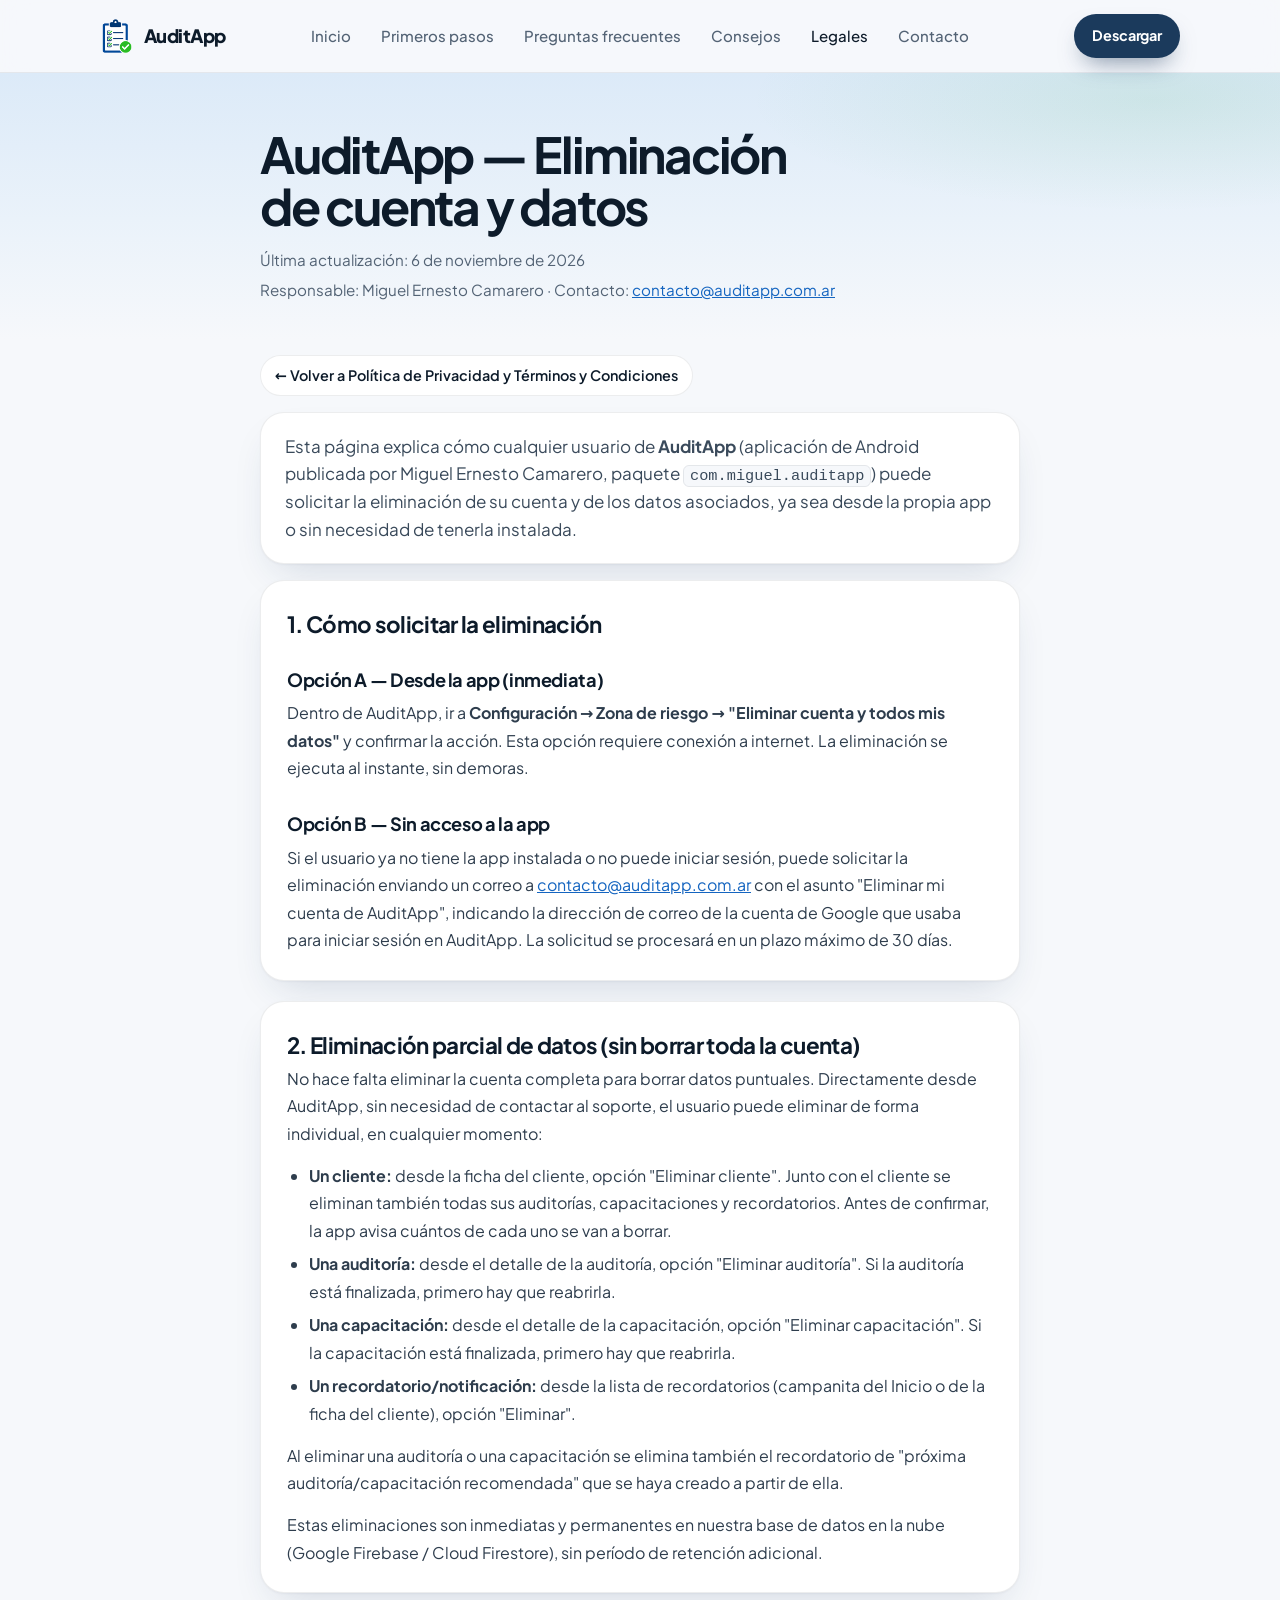
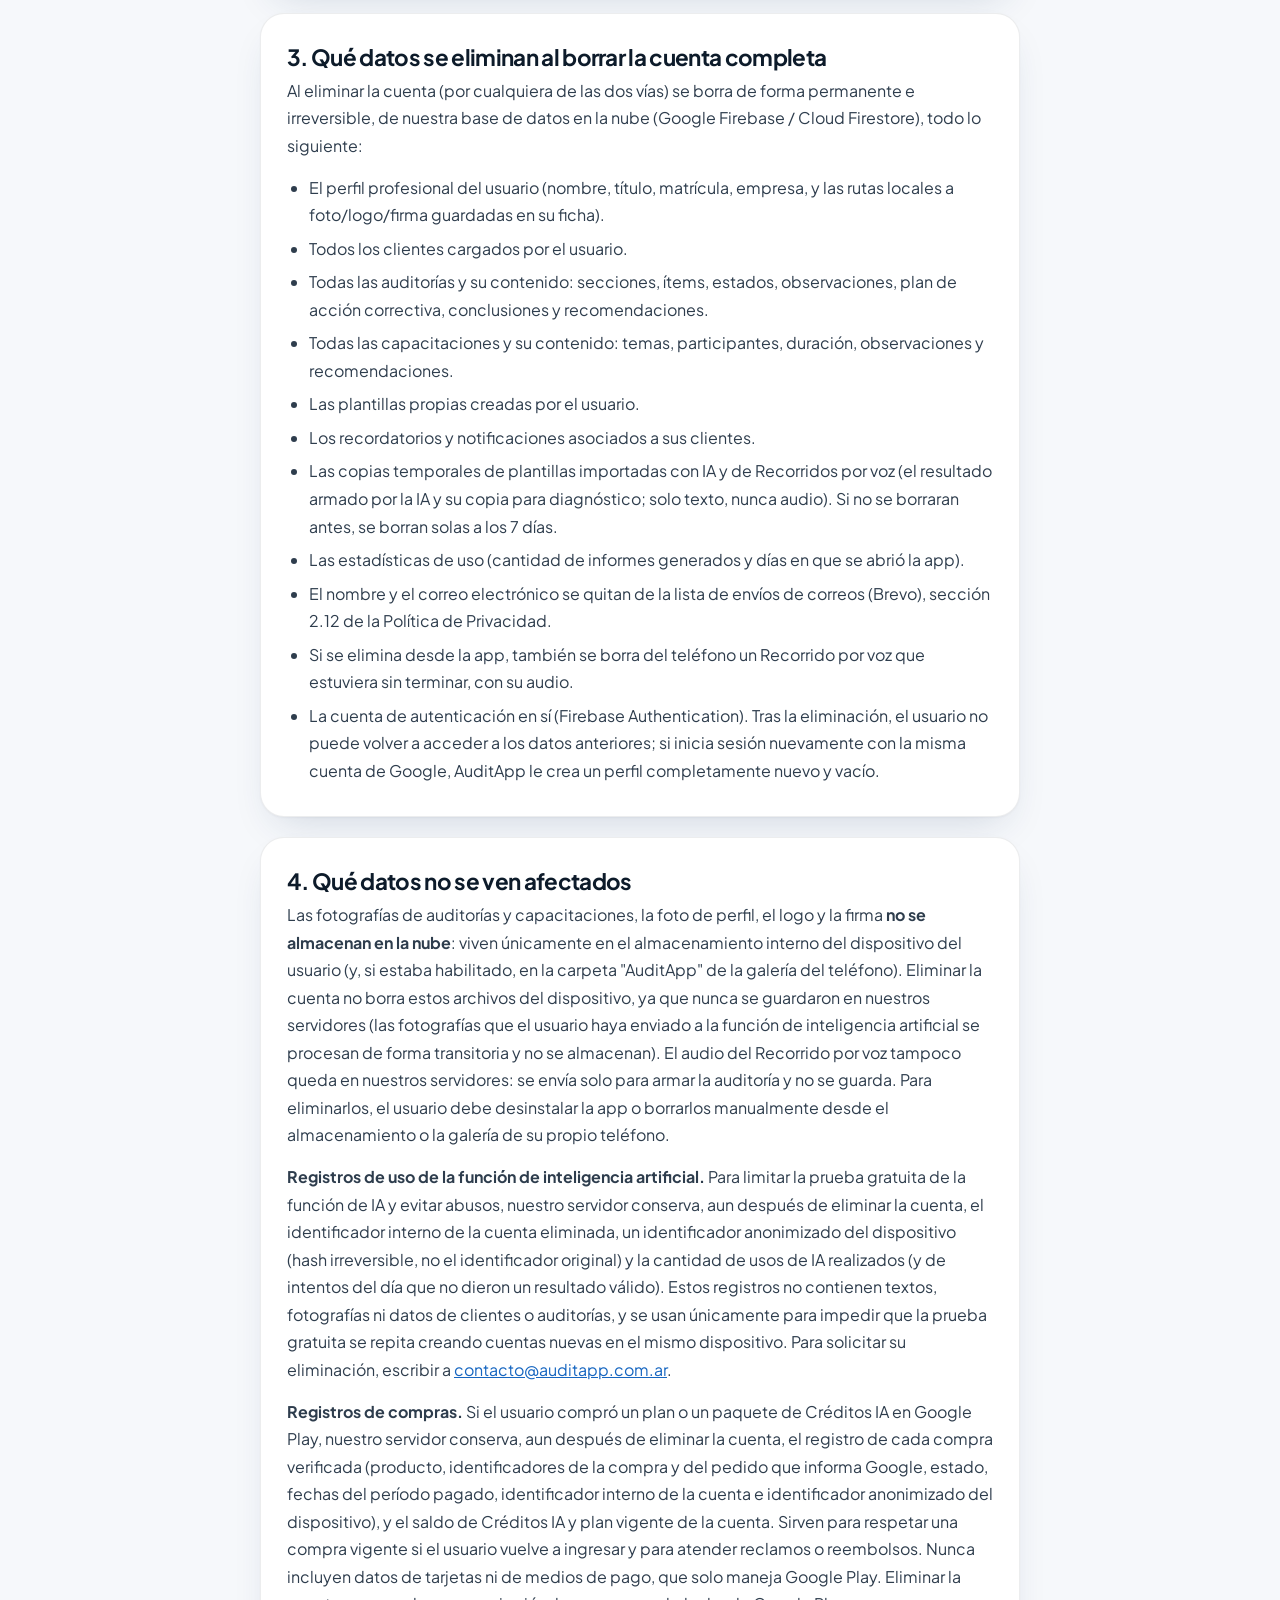
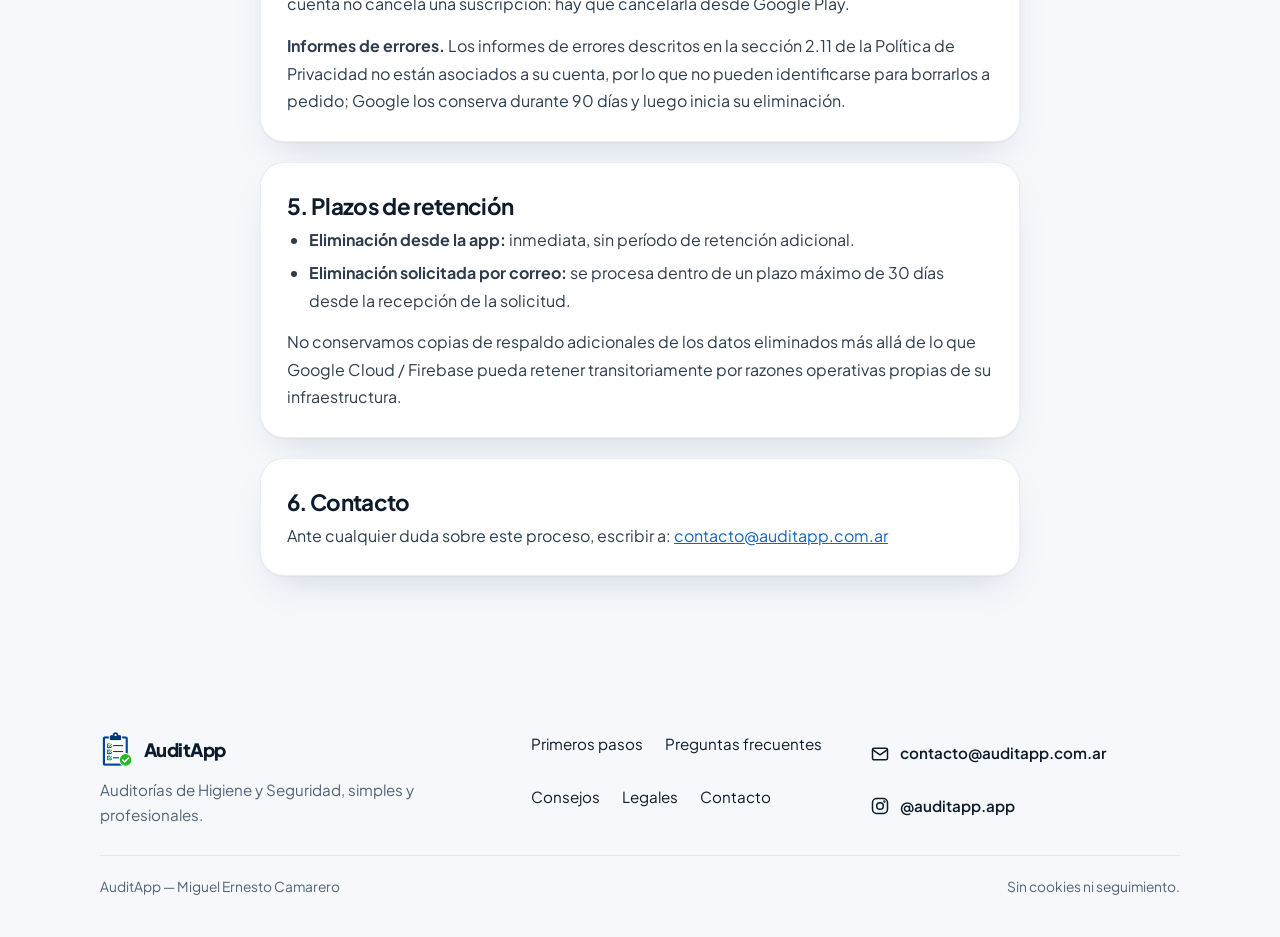
<file: borrar-cuenta.html>
<!doctype html>
<html lang="es">
<head>
<meta charset="utf-8">
<meta name="viewport" content="width=device-width, initial-scale=1, viewport-fit=cover">
<title>AuditApp — Eliminación de cuenta y datos</title>
<meta name="theme-color" content="#F6F8FB">
<link rel="icon" href="favicon.png" type="image/png">
<link rel="apple-touch-icon" href="apple-touch-icon.png">
<link rel="preload" href="fuentes/plus-jakarta-sans-latin.woff2" as="font" type="font/woff2" crossorigin>
<link rel="stylesheet" href="estilos.css">
<script src="movimiento.js" defer></script>
</head>
<body>
<header class="barra">
  <div class="envoltura">
    <a class="marca" href="inicio.html"><img src="imagenes/logo.png" width="34" height="34" alt="">AuditApp</a>
    <nav class="menu-escritorio" aria-label="Menú principal">
      <a href="inicio.html">Inicio</a>
      <a href="primeros-pasos.html">Primeros pasos</a>
      <a href="preguntas-frecuentes.html">Preguntas frecuentes</a>
      <a href="consejos.html">Consejos</a>
      <a href="legales.html" aria-current="page">Legales</a>
      <a href="contacto.html">Contacto</a>
    </nav>
    <a class="boton lleno boton-chico" href="https://play.google.com/store/apps/details?id=com.miguel.auditapp">Descargar</a>
    <details class="menu-movil">
      <summary aria-label="Abrir el menú"><svg viewBox="0 0 24 24" fill="none" stroke="currentColor" stroke-width="2" stroke-linecap="round" aria-hidden="true"><path d="M4 8h16M4 16h16"/></svg></summary>
      <nav aria-label="Menú principal">
        <a href="inicio.html">Inicio</a>
        <a href="primeros-pasos.html">Primeros pasos</a>
        <a href="preguntas-frecuentes.html">Preguntas frecuentes</a>
        <a href="consejos.html">Consejos</a>
        <a href="legales.html" aria-current="page">Legales</a>
        <a href="contacto.html">Contacto</a>
      </nav>
    </details>
  </div>
</header>
<div class="pagina pagina-legal">
<header>
  <h1>AuditApp — Eliminación de cuenta y datos</h1>
  <p>Última actualización: 6 de noviembre de 2026</p>
  <p>Responsable: Miguel Ernesto Camarero · Contacto: <a href="mailto:contacto@auditapp.com.ar" style="color:#fff;">contacto@auditapp.com.ar</a></p>
</header>

<main>
  <a class="volver" href="./politica.html">&larr; Volver a Política de Privacidad y Términos y Condiciones</a>

  <div class="intro">
    <p style="margin:0;">Esta página explica cómo cualquier usuario de <strong>AuditApp</strong> (aplicación de Android publicada por Miguel Ernesto Camarero, paquete <code>com.miguel.auditapp</code>) puede solicitar la eliminación de su cuenta y de los datos asociados, ya sea desde la propia app o sin necesidad de tenerla instalada.</p>
  </div>

  <section>
    <h2>1. Cómo solicitar la eliminación</h2>

    <h3>Opción A — Desde la app (inmediata)</h3>
    <p>Dentro de AuditApp, ir a <strong>Configuración → Zona de riesgo → "Eliminar cuenta y todos mis datos"</strong> y confirmar la acción. Esta opción requiere conexión a internet. La eliminación se ejecuta al instante, sin demoras.</p>

    <h3>Opción B — Sin acceso a la app</h3>
    <p>Si el usuario ya no tiene la app instalada o no puede iniciar sesión, puede solicitar la eliminación enviando un correo a <a href="mailto:contacto@auditapp.com.ar?subject=Eliminar%20mi%20cuenta%20de%20AuditApp">contacto@auditapp.com.ar</a> con el asunto "Eliminar mi cuenta de AuditApp", indicando la dirección de correo de la cuenta de Google que usaba para iniciar sesión en AuditApp. La solicitud se procesará en un plazo máximo de 30 días.</p>
  </section>

  <section>
    <h2>2. Eliminación parcial de datos (sin borrar toda la cuenta)</h2>
    <p>No hace falta eliminar la cuenta completa para borrar datos puntuales. Directamente desde AuditApp, sin necesidad de contactar al soporte, el usuario puede eliminar de forma individual, en cualquier momento:</p>
    <ul>
      <li><strong>Un cliente:</strong> desde la ficha del cliente, opción "Eliminar cliente". Junto con el cliente se eliminan también todas sus auditorías, capacitaciones y recordatorios. Antes de confirmar, la app avisa cuántos de cada uno se van a borrar.</li>
      <li><strong>Una auditoría:</strong> desde el detalle de la auditoría, opción "Eliminar auditoría". Si la auditoría está finalizada, primero hay que reabrirla.</li>
      <li><strong>Una capacitación:</strong> desde el detalle de la capacitación, opción "Eliminar capacitación". Si la capacitación está finalizada, primero hay que reabrirla.</li>
      <li><strong>Un recordatorio/notificación:</strong> desde la lista de recordatorios (campanita del Inicio o de la ficha del cliente), opción "Eliminar".</li>
    </ul>
    <p>Al eliminar una auditoría o una capacitación se elimina también el recordatorio de "próxima auditoría/capacitación recomendada" que se haya creado a partir de ella.</p>
    <p>Estas eliminaciones son inmediatas y permanentes en nuestra base de datos en la nube (Google Firebase / Cloud Firestore), sin período de retención adicional.</p>
  </section>

  <section>
    <h2>3. Qué datos se eliminan al borrar la cuenta completa</h2>
    <p>Al eliminar la cuenta (por cualquiera de las dos vías) se borra de forma permanente e irreversible, de nuestra base de datos en la nube (Google Firebase / Cloud Firestore), todo lo siguiente:</p>
    <ul>
      <li>El perfil profesional del usuario (nombre, título, matrícula, empresa, y las rutas locales a foto/logo/firma guardadas en su ficha).</li>
      <li>Todos los clientes cargados por el usuario.</li>
      <li>Todas las auditorías y su contenido: secciones, ítems, estados, observaciones, plan de acción correctiva, conclusiones y recomendaciones.</li>
      <li>Todas las capacitaciones y su contenido: temas, participantes, duración, observaciones y recomendaciones.</li>
      <li>Las plantillas propias creadas por el usuario.</li>
      <li>Los recordatorios y notificaciones asociados a sus clientes.</li>
      <li>Las copias temporales de plantillas importadas con IA y de Recorridos por voz (el resultado armado por la IA y su copia para diagnóstico; solo texto, nunca audio). Si no se borraran antes, se borran solas a los 7 días.</li>
      <li>Las estadísticas de uso (cantidad de informes generados y días en que se abrió la app).</li>
      <li>El nombre y el correo electrónico se quitan de la lista de envíos de correos (Brevo), sección 2.12 de la Política de Privacidad.</li>
      <li>Si se elimina desde la app, también se borra del teléfono un Recorrido por voz que estuviera sin terminar, con su audio.</li>
      <li>La cuenta de autenticación en sí (Firebase Authentication). Tras la eliminación, el usuario no puede volver a acceder a los datos anteriores; si inicia sesión nuevamente con la misma cuenta de Google, AuditApp le crea un perfil completamente nuevo y vacío.</li>
    </ul>
  </section>

  <section>
    <h2>4. Qué datos no se ven afectados</h2>
    <p>Las fotografías de auditorías y capacitaciones, la foto de perfil, el logo y la firma <strong>no se almacenan en la nube</strong>: viven únicamente en el almacenamiento interno del dispositivo del usuario (y, si estaba habilitado, en la carpeta "AuditApp" de la galería del teléfono). Eliminar la cuenta no borra estos archivos del dispositivo, ya que nunca se guardaron en nuestros servidores (las fotografías que el usuario haya enviado a la función de inteligencia artificial se procesan de forma transitoria y no se almacenan). El audio del Recorrido por voz tampoco queda en nuestros servidores: se envía solo para armar la auditoría y no se guarda. Para eliminarlos, el usuario debe desinstalar la app o borrarlos manualmente desde el almacenamiento o la galería de su propio teléfono.</p>
    <p><strong>Registros de uso de la función de inteligencia artificial.</strong> Para limitar la prueba gratuita de la función de IA y evitar abusos, nuestro servidor conserva, aun después de eliminar la cuenta, el identificador interno de la cuenta eliminada, un identificador anonimizado del dispositivo (hash irreversible, no el identificador original) y la cantidad de usos de IA realizados (y de intentos del día que no dieron un resultado válido). Estos registros no contienen textos, fotografías ni datos de clientes o auditorías, y se usan únicamente para impedir que la prueba gratuita se repita creando cuentas nuevas en el mismo dispositivo. Para solicitar su eliminación, escribir a <a href="mailto:contacto@auditapp.com.ar">contacto@auditapp.com.ar</a>.</p>
    <p><strong>Registros de compras.</strong> Si el usuario compró un plan o un paquete de Créditos IA en Google Play, nuestro servidor conserva, aun después de eliminar la cuenta, el registro de cada compra verificada (producto, identificadores de la compra y del pedido que informa Google, estado, fechas del período pagado, identificador interno de la cuenta e identificador anonimizado del dispositivo), y el saldo de Créditos IA y plan vigente de la cuenta. Sirven para respetar una compra vigente si el usuario vuelve a ingresar y para atender reclamos o reembolsos. Nunca incluyen datos de tarjetas ni de medios de pago, que solo maneja Google Play. Eliminar la cuenta no cancela una suscripción: hay que cancelarla desde Google Play.</p>
    <p><strong>Informes de errores.</strong> Los informes de errores descritos en la sección 2.11 de la Política de Privacidad no están asociados a su cuenta, por lo que no pueden identificarse para borrarlos a pedido; Google los conserva durante 90 días y luego inicia su eliminación.</p>
  </section>

  <section>
    <h2>5. Plazos de retención</h2>
    <ul>
      <li><strong>Eliminación desde la app:</strong> inmediata, sin período de retención adicional.</li>
      <li><strong>Eliminación solicitada por correo:</strong> se procesa dentro de un plazo máximo de 30 días desde la recepción de la solicitud.</li>
    </ul>
    <p>No conservamos copias de respaldo adicionales de los datos eliminados más allá de lo que Google Cloud / Firebase pueda retener transitoriamente por razones operativas propias de su infraestructura.</p>
  </section>

  <section>
    <h2>6. Contacto</h2>
    <p>Ante cualquier duda sobre este proceso, escribir a: <a href="mailto:contacto@auditapp.com.ar">contacto@auditapp.com.ar</a></p>
  </section>
</main>
</div>
<footer class="pie">
  <div class="envoltura">
    <div style="display:grid; gap:12px">
      <a class="marca" href="inicio.html"><img src="imagenes/logo.png" width="34" height="34" alt="">AuditApp</a>
      <p>Auditorías de Higiene y Seguridad, simples y profesionales.</p>
    </div>
    <nav class="pie-enlaces" aria-label="Más páginas">
      <a href="primeros-pasos.html">Primeros pasos</a>
      <a href="preguntas-frecuentes.html">Preguntas frecuentes</a>
      <a href="consejos.html">Consejos</a>
      <a href="legales.html">Legales</a>
      <a href="contacto.html">Contacto</a>
    </nav>
    <div class="contactos">
      <a href="mailto:contacto@auditapp.com.ar"><svg viewBox="0 0 24 24" aria-hidden="true"><rect x="3" y="5" width="18" height="14" rx="2"/><path d="M3.5 7l8.5 6 8.5-6"/></svg>contacto@auditapp.com.ar</a>
      <a href="https://www.instagram.com/auditapp.app/" target="_blank" rel="noopener"><svg viewBox="0 0 24 24" aria-hidden="true"><rect x="3" y="3" width="18" height="18" rx="5"/><circle cx="12" cy="12" r="4"/><circle cx="17.3" cy="6.7" r=".6"/></svg>@auditapp.app</a>
    </div>
    <div class="legal">
      <span>AuditApp — Miguel Ernesto Camarero</span>
      <span>Sin cookies ni seguimiento.</span>
    </div>
  </div>
</footer>
</body>
</html>
</file>
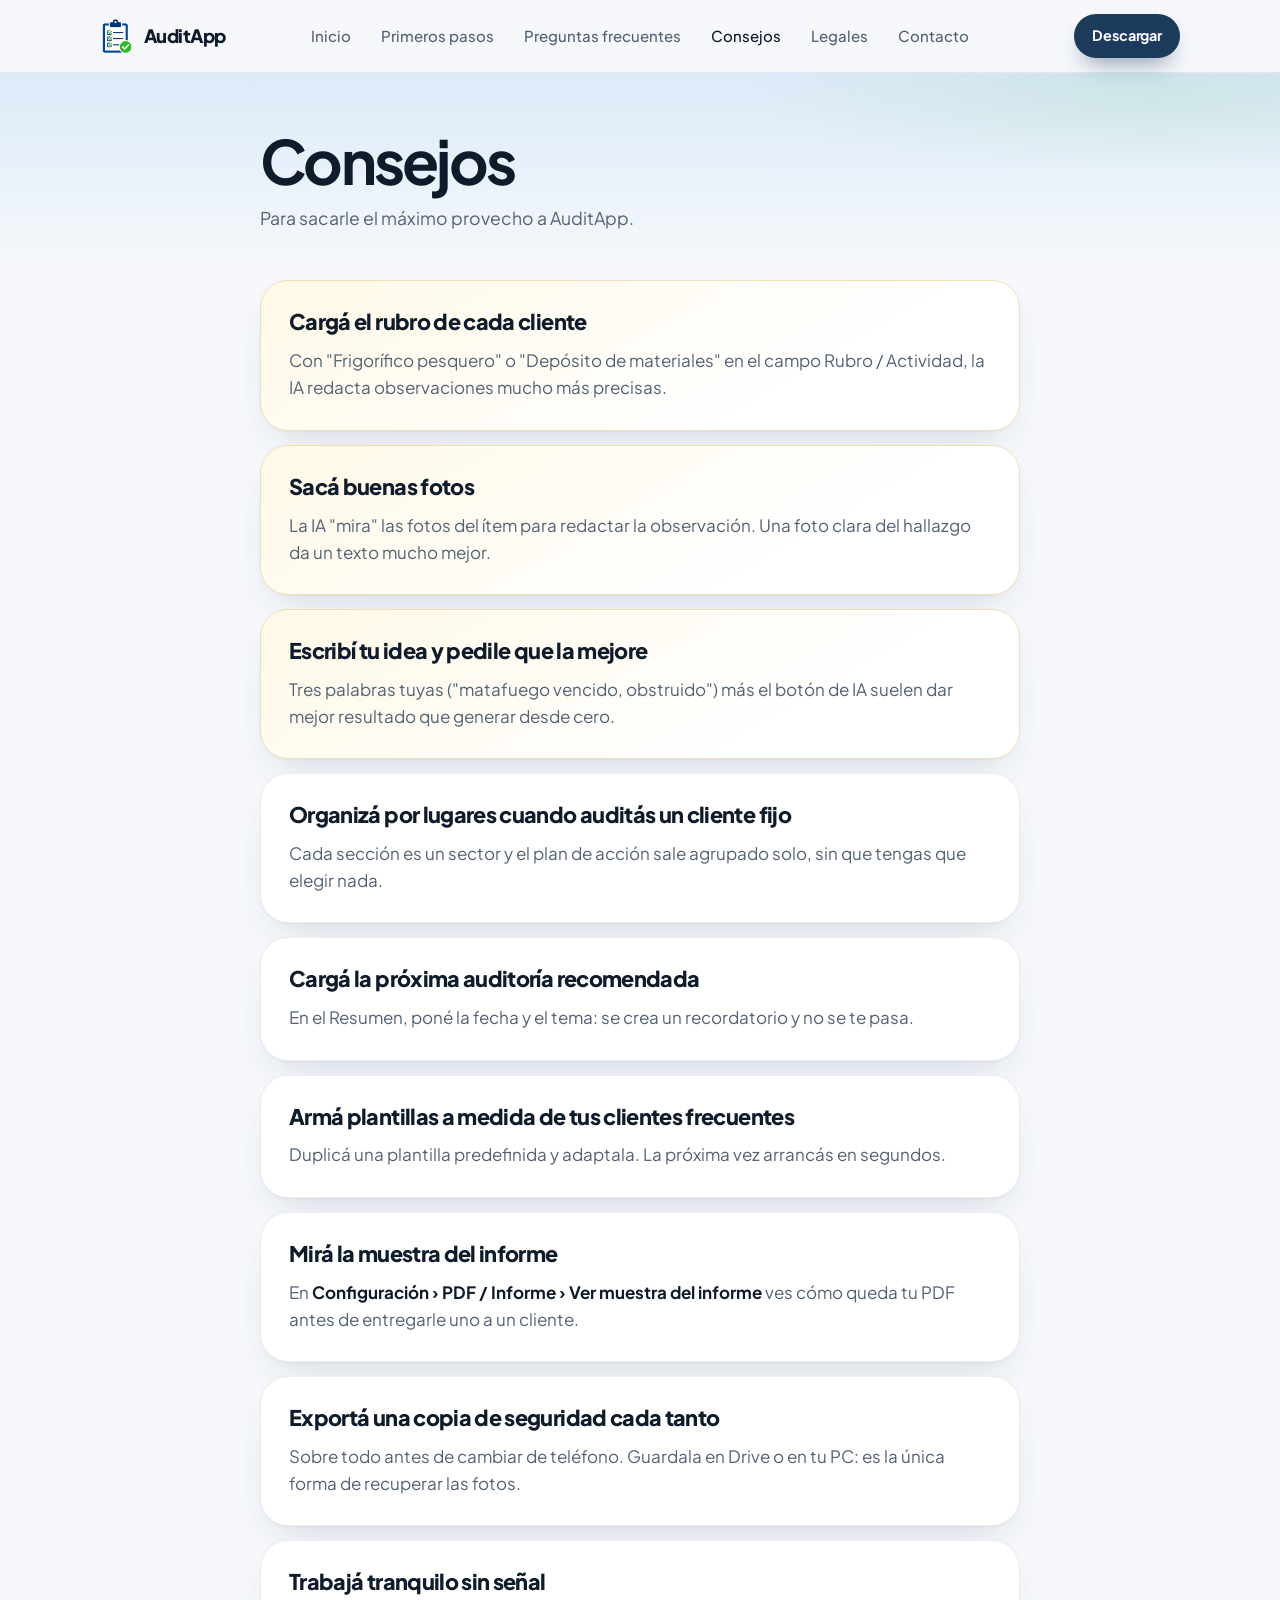
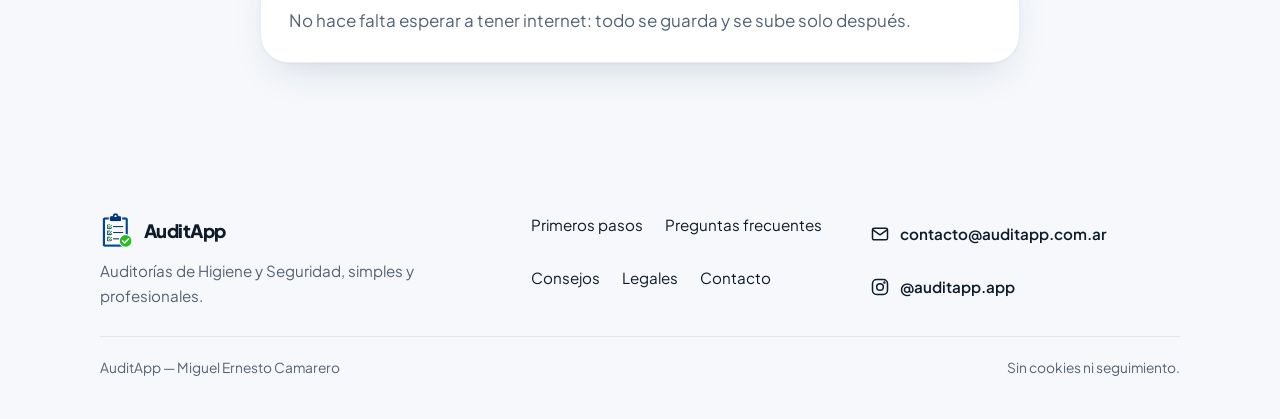
<file: consejos.html>
<!doctype html>
<html lang="es">
<head>
<meta charset="utf-8">
<meta name="viewport" content="width=device-width, initial-scale=1, viewport-fit=cover">
<title>Consejos · AuditApp</title>
<meta name="description" content="Para sacarle el máximo provecho a AuditApp.">
<meta name="theme-color" content="#F6F8FB">
<link rel="icon" href="favicon.png" type="image/png">
<link rel="apple-touch-icon" href="apple-touch-icon.png">
<link rel="preload" href="fuentes/plus-jakarta-sans-latin.woff2" as="font" type="font/woff2" crossorigin>
<link rel="stylesheet" href="estilos.css">
<script src="movimiento.js" defer></script>
</head>
<body>
<header class="barra">
  <div class="envoltura">
    <a class="marca" href="inicio.html"><img src="imagenes/logo.png" width="34" height="34" alt="">AuditApp</a>
    <nav class="menu-escritorio" aria-label="Menú principal">
      <a href="inicio.html">Inicio</a>
      <a href="primeros-pasos.html">Primeros pasos</a>
      <a href="preguntas-frecuentes.html">Preguntas frecuentes</a>
      <a href="consejos.html" aria-current="page">Consejos</a>
      <a href="legales.html">Legales</a>
      <a href="contacto.html">Contacto</a>
    </nav>
    <a class="boton lleno boton-chico" href="https://play.google.com/store/apps/details?id=com.miguel.auditapp">Descargar</a>
    <details class="menu-movil">
      <summary aria-label="Abrir el menú"><svg viewBox="0 0 24 24" fill="none" stroke="currentColor" stroke-width="2" stroke-linecap="round" aria-hidden="true"><path d="M4 8h16M4 16h16"/></svg></summary>
      <nav aria-label="Menú principal">
        <a href="inicio.html">Inicio</a>
        <a href="primeros-pasos.html">Primeros pasos</a>
        <a href="preguntas-frecuentes.html">Preguntas frecuentes</a>
        <a href="consejos.html" aria-current="page">Consejos</a>
        <a href="legales.html">Legales</a>
        <a href="contacto.html">Contacto</a>
      </nav>
    </details>
  </div>
</header>
<div class="pagina pagina-ayuda">
<header class="cabecera">
  <h1>Consejos</h1>
  <p>Para sacarle el máximo provecho a AuditApp.</p>
</header>
<main>
<section class="tarjeta consejo ia">
  <h3>Cargá el rubro de cada cliente</h3>
  <p>Con "Frigorífico pesquero" o "Depósito de materiales" en el campo Rubro / Actividad, la IA redacta observaciones mucho más precisas.</p>
</section>
<section class="tarjeta consejo ia">
  <h3>Sacá buenas fotos</h3>
  <p>La IA "mira" las fotos del ítem para redactar la observación. Una foto clara del hallazgo da un texto mucho mejor.</p>
</section>
<section class="tarjeta consejo ia">
  <h3>Escribí tu idea y pedile que la mejore</h3>
  <p>Tres palabras tuyas ("matafuego vencido, obstruido") más el botón de IA suelen dar mejor resultado que generar desde cero.</p>
</section>
<section class="tarjeta consejo">
  <h3>Organizá por lugares cuando auditás un cliente fijo</h3>
  <p>Cada sección es un sector y el plan de acción sale agrupado solo, sin que tengas que elegir nada.</p>
</section>
<section class="tarjeta consejo">
  <h3>Cargá la próxima auditoría recomendada</h3>
  <p>En el Resumen, poné la fecha y el tema: se crea un recordatorio y no se te pasa.</p>
</section>
<section class="tarjeta consejo">
  <h3>Armá plantillas a medida de tus clientes frecuentes</h3>
  <p>Duplicá una plantilla predefinida y adaptala. La próxima vez arrancás en segundos.</p>
</section>
<section class="tarjeta consejo">
  <h3>Mirá la muestra del informe</h3>
  <p>En <span class="ruta">Configuración › PDF / Informe › Ver muestra del informe</span> ves cómo queda tu PDF antes de entregarle uno a un cliente.</p>
</section>
<section class="tarjeta consejo">
  <h3>Exportá una copia de seguridad cada tanto</h3>
  <p>Sobre todo antes de cambiar de teléfono. Guardala en Drive o en tu PC: es la única forma de recuperar las fotos.</p>
</section>
<section class="tarjeta consejo">
  <h3>Trabajá tranquilo sin señal</h3>
  <p>No hace falta esperar a tener internet: todo se guarda y se sube solo después.</p>
</section>
</main>
</div>
<footer class="pie">
  <div class="envoltura">
    <div style="display:grid; gap:12px">
      <a class="marca" href="inicio.html"><img src="imagenes/logo.png" width="34" height="34" alt="">AuditApp</a>
      <p>Auditorías de Higiene y Seguridad, simples y profesionales.</p>
    </div>
    <nav class="pie-enlaces" aria-label="Más páginas">
      <a href="primeros-pasos.html">Primeros pasos</a>
      <a href="preguntas-frecuentes.html">Preguntas frecuentes</a>
      <a href="consejos.html">Consejos</a>
      <a href="legales.html">Legales</a>
      <a href="contacto.html">Contacto</a>
    </nav>
    <div class="contactos">
      <a href="mailto:contacto@auditapp.com.ar"><svg viewBox="0 0 24 24" aria-hidden="true"><rect x="3" y="5" width="18" height="14" rx="2"/><path d="M3.5 7l8.5 6 8.5-6"/></svg>contacto@auditapp.com.ar</a>
      <a href="https://www.instagram.com/auditapp.app/" target="_blank" rel="noopener"><svg viewBox="0 0 24 24" aria-hidden="true"><rect x="3" y="3" width="18" height="18" rx="5"/><circle cx="12" cy="12" r="4"/><circle cx="17.3" cy="6.7" r=".6"/></svg>@auditapp.app</a>
    </div>
    <div class="legal">
      <span>AuditApp — Miguel Ernesto Camarero</span>
      <span>Sin cookies ni seguimiento.</span>
    </div>
  </div>
</footer>
</body>
</html>
</file>
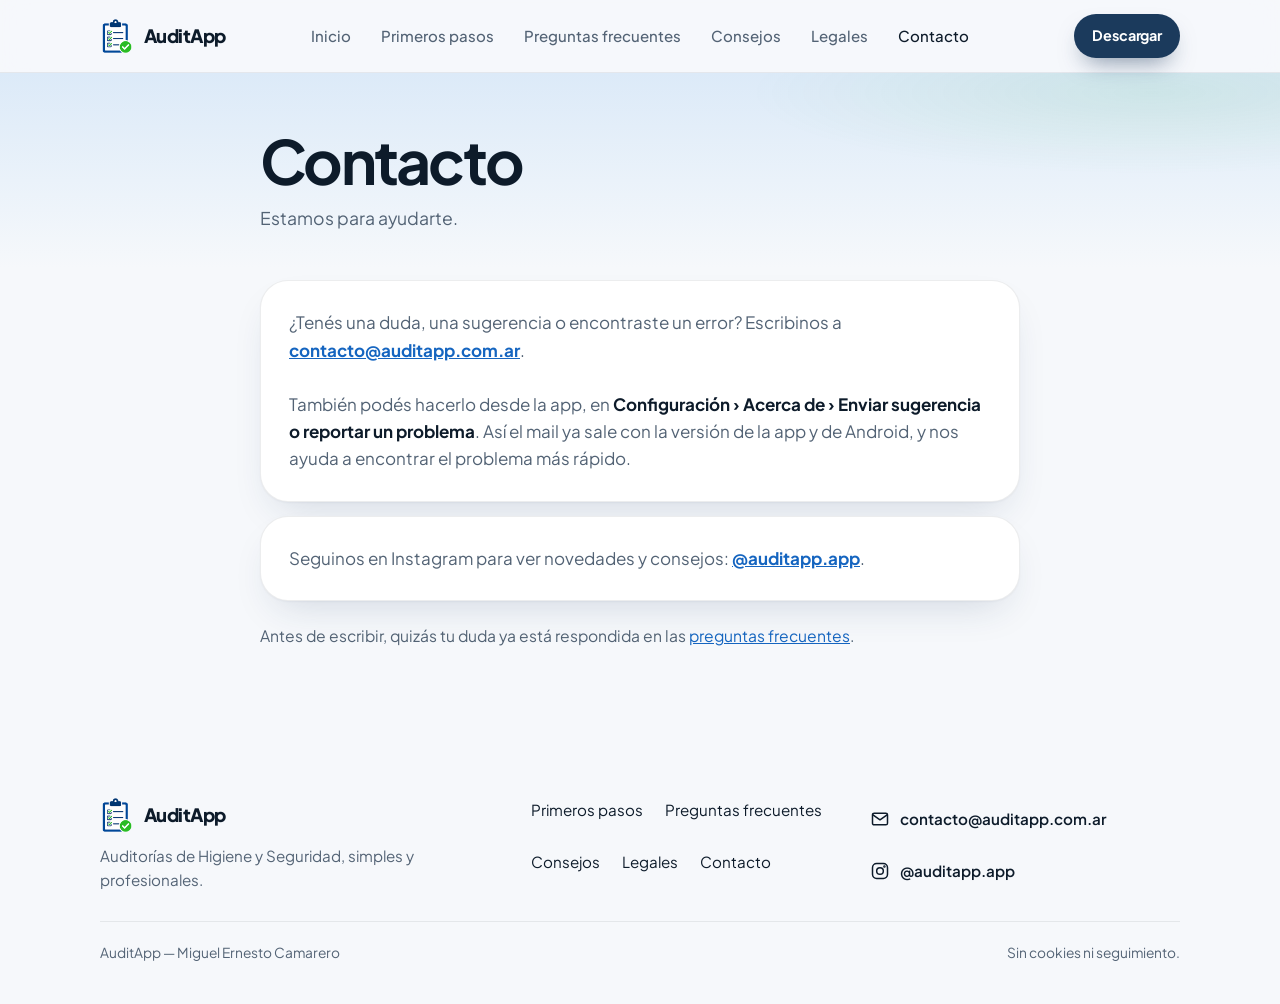
<file: contacto.html>
<!doctype html>
<html lang="es">
<head>
<meta charset="utf-8">
<meta name="viewport" content="width=device-width, initial-scale=1, viewport-fit=cover">
<title>Contacto · AuditApp</title>
<meta name="description" content="Estamos para ayudarte.">
<meta name="theme-color" content="#F6F8FB">
<link rel="icon" href="favicon.png" type="image/png">
<link rel="apple-touch-icon" href="apple-touch-icon.png">
<link rel="preload" href="fuentes/plus-jakarta-sans-latin.woff2" as="font" type="font/woff2" crossorigin>
<link rel="stylesheet" href="estilos.css">
<script src="movimiento.js" defer></script>
</head>
<body>
<header class="barra">
  <div class="envoltura">
    <a class="marca" href="inicio.html"><img src="imagenes/logo.png" width="34" height="34" alt="">AuditApp</a>
    <nav class="menu-escritorio" aria-label="Menú principal">
      <a href="inicio.html">Inicio</a>
      <a href="primeros-pasos.html">Primeros pasos</a>
      <a href="preguntas-frecuentes.html">Preguntas frecuentes</a>
      <a href="consejos.html">Consejos</a>
      <a href="legales.html">Legales</a>
      <a href="contacto.html" aria-current="page">Contacto</a>
    </nav>
    <a class="boton lleno boton-chico" href="https://play.google.com/store/apps/details?id=com.miguel.auditapp">Descargar</a>
    <details class="menu-movil">
      <summary aria-label="Abrir el menú"><svg viewBox="0 0 24 24" fill="none" stroke="currentColor" stroke-width="2" stroke-linecap="round" aria-hidden="true"><path d="M4 8h16M4 16h16"/></svg></summary>
      <nav aria-label="Menú principal">
        <a href="inicio.html">Inicio</a>
        <a href="primeros-pasos.html">Primeros pasos</a>
        <a href="preguntas-frecuentes.html">Preguntas frecuentes</a>
        <a href="consejos.html">Consejos</a>
        <a href="legales.html">Legales</a>
        <a href="contacto.html" aria-current="page">Contacto</a>
      </nav>
    </details>
  </div>
</header>
<div class="pagina pagina-ayuda">
<header class="cabecera">
  <h1>Contacto</h1>
  <p>Estamos para ayudarte.</p>
</header>
<main>
<section class="tarjeta">
  <p>¿Tenés una duda, una sugerencia o encontraste un error? Escribinos a <a href="mailto:contacto@auditapp.com.ar"><strong>contacto@auditapp.com.ar</strong></a>.</p>
  <p>También podés hacerlo desde la app, en <span class="ruta">Configuración › Acerca de › Enviar sugerencia o reportar un problema</span>. Así el mail ya sale con la versión de la app y de Android, y nos ayuda a encontrar el problema más rápido.</p>
</section>
<section class="tarjeta">
  <p>Seguinos en Instagram para ver novedades y consejos: <a href="https://www.instagram.com/auditapp.app/" target="_blank" rel="noopener"><strong>@auditapp.app</strong></a>.</p>
</section>
<p class="nota">Antes de escribir, quizás tu duda ya está respondida en las <a href="preguntas-frecuentes.html">preguntas frecuentes</a>.</p>
</main>
</div>
<footer class="pie">
  <div class="envoltura">
    <div style="display:grid; gap:12px">
      <a class="marca" href="inicio.html"><img src="imagenes/logo.png" width="34" height="34" alt="">AuditApp</a>
      <p>Auditorías de Higiene y Seguridad, simples y profesionales.</p>
    </div>
    <nav class="pie-enlaces" aria-label="Más páginas">
      <a href="primeros-pasos.html">Primeros pasos</a>
      <a href="preguntas-frecuentes.html">Preguntas frecuentes</a>
      <a href="consejos.html">Consejos</a>
      <a href="legales.html">Legales</a>
      <a href="contacto.html">Contacto</a>
    </nav>
    <div class="contactos">
      <a href="mailto:contacto@auditapp.com.ar"><svg viewBox="0 0 24 24" aria-hidden="true"><rect x="3" y="5" width="18" height="14" rx="2"/><path d="M3.5 7l8.5 6 8.5-6"/></svg>contacto@auditapp.com.ar</a>
      <a href="https://www.instagram.com/auditapp.app/" target="_blank" rel="noopener"><svg viewBox="0 0 24 24" aria-hidden="true"><rect x="3" y="3" width="18" height="18" rx="5"/><circle cx="12" cy="12" r="4"/><circle cx="17.3" cy="6.7" r=".6"/></svg>@auditapp.app</a>
    </div>
    <div class="legal">
      <span>AuditApp — Miguel Ernesto Camarero</span>
      <span>Sin cookies ni seguimiento.</span>
    </div>
  </div>
</footer>
</body>
</html>
</file>
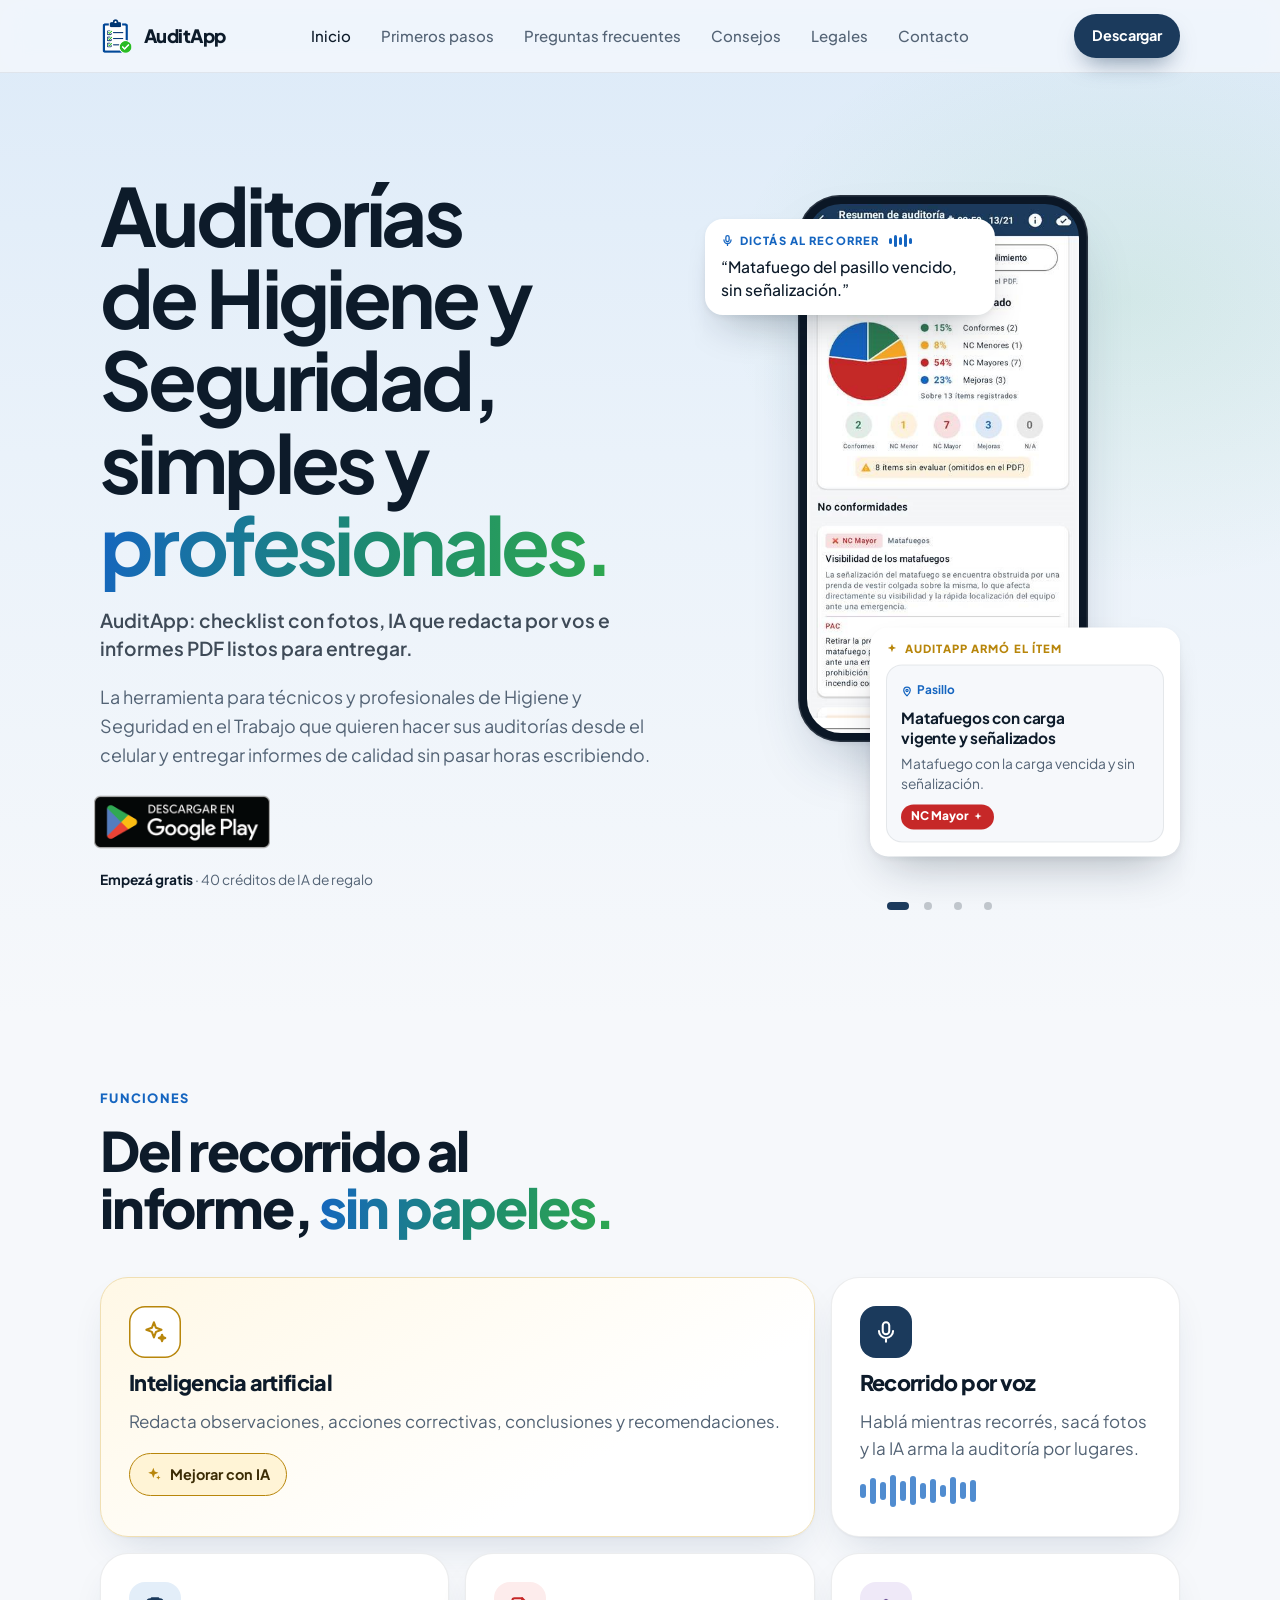
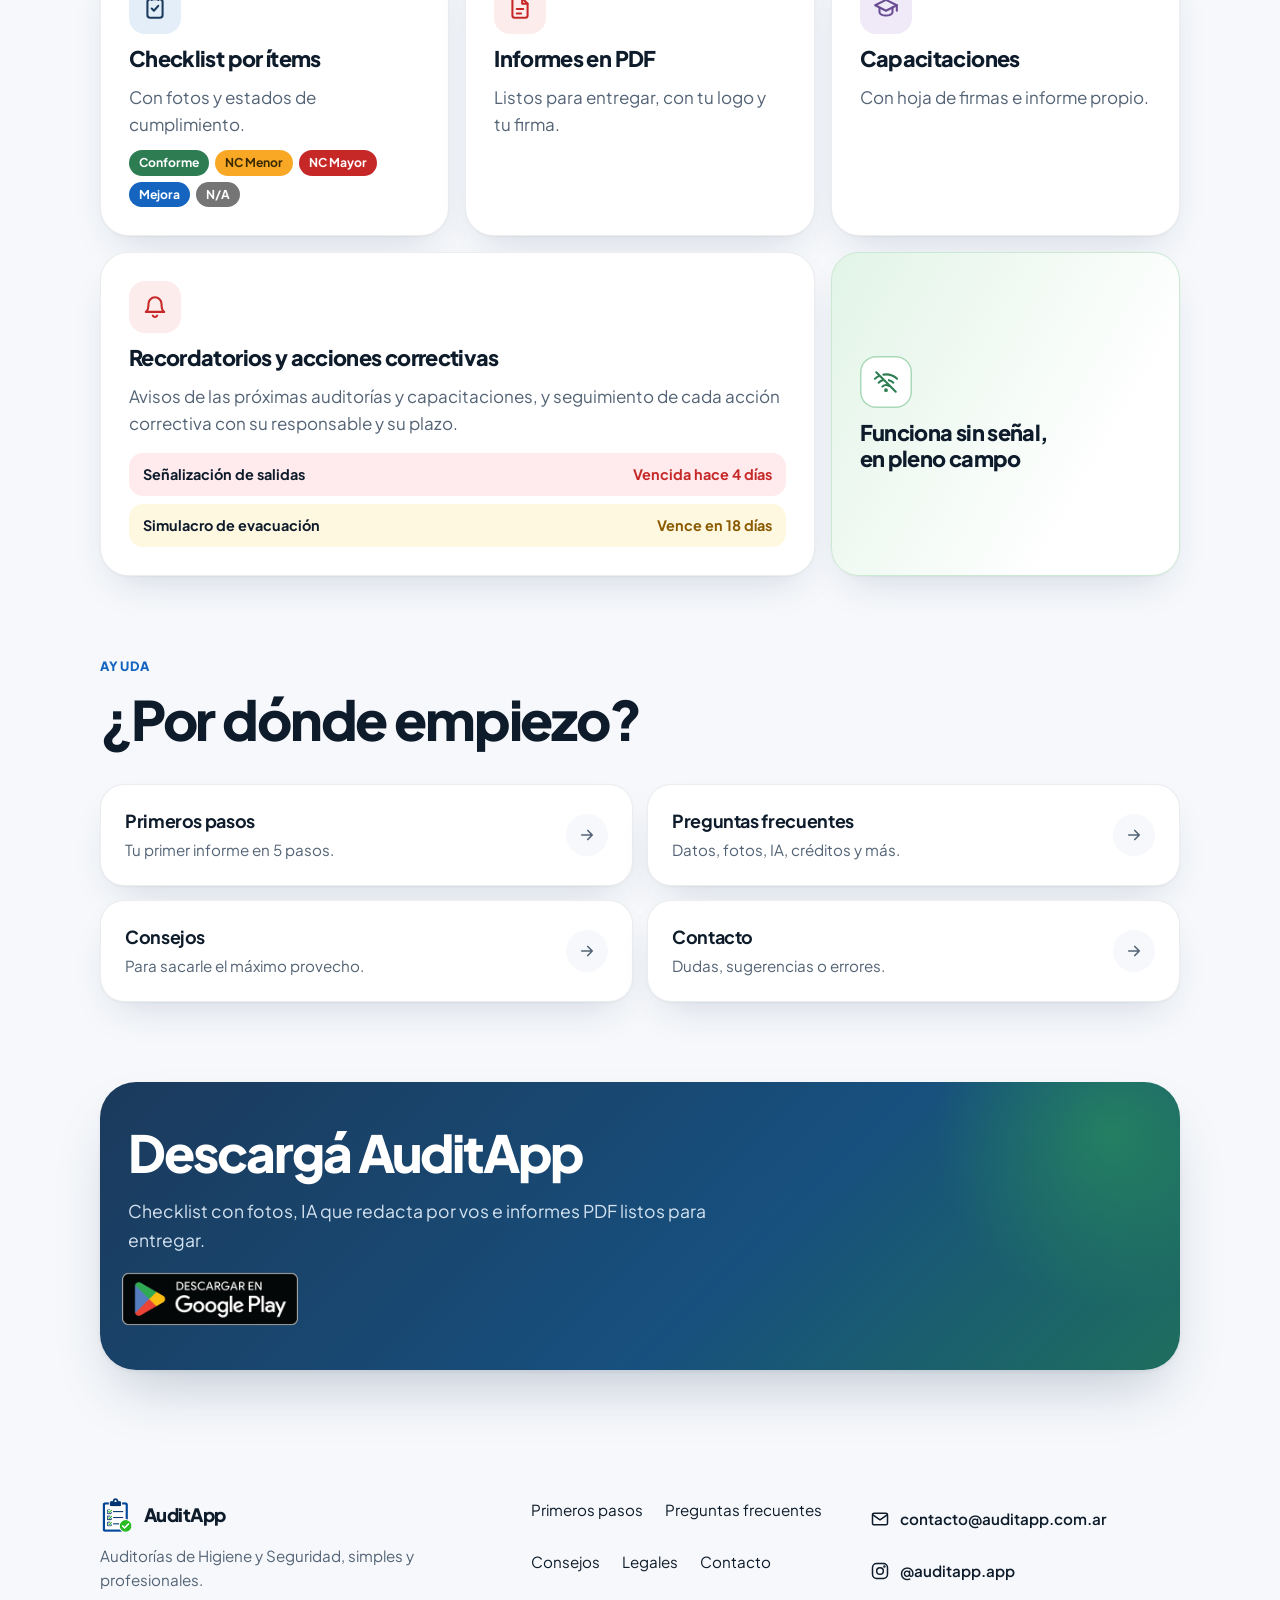
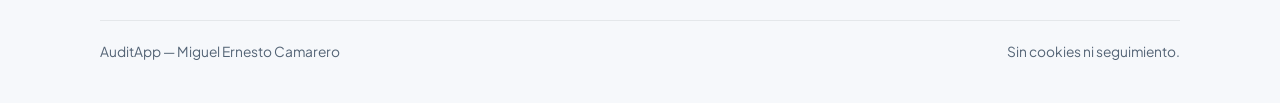
<file: inicio.html>
<!doctype html>
<html lang="es">
<head>
<meta charset="utf-8">
<meta name="viewport" content="width=device-width, initial-scale=1, viewport-fit=cover">
<title>Auditorías de Higiene y Seguridad, simples y profesionales · AuditApp</title>
<meta name="description" content="AuditApp: checklist con fotos, IA que redacta por vos e informes PDF listos para entregar.">
<meta name="theme-color" content="#F6F8FB">
<link rel="icon" href="favicon.png" type="image/png">
<link rel="apple-touch-icon" href="apple-touch-icon.png">
<link rel="preload" href="fuentes/plus-jakarta-sans-latin.woff2" as="font" type="font/woff2" crossorigin>
<link rel="stylesheet" href="estilos.css">
<script src="movimiento.js" defer></script>
</head>
<body>
<header class="barra">
  <div class="envoltura">
    <a class="marca" href="inicio.html"><img src="imagenes/logo.png" width="34" height="34" alt="">AuditApp</a>
    <nav class="menu-escritorio" aria-label="Menú principal">
      <a href="inicio.html" aria-current="page">Inicio</a>
      <a href="primeros-pasos.html">Primeros pasos</a>
      <a href="preguntas-frecuentes.html">Preguntas frecuentes</a>
      <a href="consejos.html">Consejos</a>
      <a href="legales.html">Legales</a>
      <a href="contacto.html">Contacto</a>
    </nav>
    <a class="boton lleno boton-chico" href="https://play.google.com/store/apps/details?id=com.miguel.auditapp">Descargar</a>
    <details class="menu-movil">
      <summary aria-label="Abrir el menú"><svg viewBox="0 0 24 24" fill="none" stroke="currentColor" stroke-width="2" stroke-linecap="round" aria-hidden="true"><path d="M4 8h16M4 16h16"/></svg></summary>
      <nav aria-label="Menú principal">
        <a href="inicio.html" aria-current="page">Inicio</a>
        <a href="primeros-pasos.html">Primeros pasos</a>
        <a href="preguntas-frecuentes.html">Preguntas frecuentes</a>
        <a href="consejos.html">Consejos</a>
        <a href="legales.html">Legales</a>
        <a href="contacto.html">Contacto</a>
      </nav>
    </details>
  </div>
</header>

<main>
<section class="portada">
  <div class="envoltura">
    <div class="texto" data-aparece>
      <h1>Auditorías de Higiene y Seguridad, simples y <span class="degrade">profesionales.</span></h1>
      <p class="bajada">AuditApp: checklist con fotos, IA que redacta por vos e informes PDF listos para entregar.</p>
      <p class="detalle">La herramienta para técnicos y profesionales de Higiene y Seguridad en el Trabajo que quieren hacer sus auditorías desde el celular y entregar informes de calidad sin pasar horas escribiendo.</p>
      <div class="botones">
        <a class="descargar-oficial" href="https://play.google.com/store/apps/details?id=com.miguel.auditapp"><img src="imagenes/google-play.png" width="176" height="68" alt="Descargar en Google Play"></a>
      </div>
      <p class="nota"><b>Empezá gratis</b> · 40 créditos de IA de regalo</p>
    </div>

    <div class="carrusel" role="region" aria-roledescription="carrusel" aria-label="Cómo funciona AuditApp">
      <div class="pistas">
      <div class="diapo escena" role="group" aria-roledescription="pantalla" aria-label="1 de 4: el Recorrido por voz arma la auditoría">
        <div class="telefono"><img src="imagenes/captura-resumen.jpg" draggable="false" width="432" height="900" alt="Resumen de una auditoría en AuditApp: gráfico con la distribución de conformes, no conformidades y mejoras."></div>
        <div class="burbuja voz"><div class="flotar">
          <div class="quien"><svg viewBox="0 0 24 24" fill="none" stroke="currentColor" stroke-width="2.4" stroke-linecap="round" stroke-linejoin="round" aria-hidden="true"><rect x="9" y="3" width="6" height="11" rx="3"/><path d="M5.5 11a6.5 6.5 0 0 0 13 0M12 17.5V21"/></svg>Dictás al recorrer<span class="onda" aria-hidden="true"><i></i><i></i><i></i><i></i><i></i></span></div>
          <p>“Matafuego del pasillo vencido, sin señalización.”</p>
        </div></div>
        <div class="burbuja app"><div class="flotar">
          <div class="quien"><svg viewBox="0 0 24 24" fill="currentColor" aria-hidden="true"><path d="M11 2.5l2.1 5.6 5.6 2.1-5.6 2.1L11 17.9l-2.1-5.6L3.3 10.2l5.6-2.1z"/></svg>AuditApp armó el ítem</div>
          <div class="item">
            <span class="lugar"><svg viewBox="0 0 24 24" fill="none" stroke="currentColor" stroke-width="2.4" stroke-linecap="round" stroke-linejoin="round" aria-hidden="true"><path d="M12 21s-6.5-6.2-6.5-11a6.5 6.5 0 0 1 13 0c0 4.8-6.5 11-6.5 11z"/><circle cx="12" cy="10" r="2.2"/></svg>Pasillo</span>
            <h3>Matafuegos con carga vigente y señalizados</h3>
            <p>Matafuego con la carga vencida y sin señalización.</p>
            <span class="estado-ia">NC Mayor<svg viewBox="0 0 24 24" fill="currentColor" aria-hidden="true"><path d="M11 2.5l2.1 5.6 5.6 2.1-5.6 2.1L11 17.9l-2.1-5.6L3.3 10.2l5.6-2.1z"/></svg></span>
          </div>
        </div></div>
      </div>
      <div class="diapo escena" role="group" aria-roledescription="pantalla" aria-label="2 de 4: la IA redacta la observación y la acción correctiva">
        <div class="telefono"><img src="imagenes/pantalla-checklist.jpg" width="432" height="900" loading="lazy" decoding="async" draggable="false" alt="Ítem del checklist en AuditApp con la acción correctiva, el responsable, la foto y el botón Mejorar con IA."></div>
        <div class="burbuja voz"><div class="flotar">
          <div class="quien"><svg viewBox="0 0 24 24" fill="none" stroke="currentColor" stroke-width="2.4" stroke-linecap="round" stroke-linejoin="round" aria-hidden="true"><path d="M4 8h3l1.5-2h7L17 8h3v11H4z"/><circle cx="12" cy="13" r="3.5"/></svg>Anotás con la foto</div>
          <p>“matafuego tapado con ropa”</p>
        </div></div>
        <div class="burbuja app"><div class="flotar">
          <div class="quien"><svg viewBox="0 0 24 24" fill="currentColor" aria-hidden="true"><path d="M11 2.5l2.1 5.6 5.6 2.1-5.6 2.1L11 17.9l-2.1-5.6L3.3 10.2l5.6-2.1z"/></svg>Mejorado con IA</div>
          <div class="item">
            <span class="campo">Observación</span>
            <p>La señalización del matafuego está tapada por una prenda colgada.</p>
            <span class="campo pac">Acción correctiva</span>
            <p>Retirar la prenda y capacitar al personal para no usar la cartelería como perchero.</p>
          </div>
        </div></div>
      </div>
      <div class="diapo escena" role="group" aria-roledescription="pantalla" aria-label="3 de 4: el informe PDF listo para mandar">
        <div class="telefono"><img src="imagenes/pantalla-informe.jpg" width="432" height="900" loading="lazy" decoding="async" draggable="false" alt="Informe PDF de ejemplo abierto en el celular: un hallazgo con su foto, la acción correctiva, el responsable y el plazo."></div>
        <div class="burbuja voz"><div class="flotar">
          <div class="quien"><svg viewBox="0 0 24 24" fill="none" stroke="currentColor" stroke-width="2.4" stroke-linecap="round" stroke-linejoin="round" aria-hidden="true"><path d="M5 12.5l4.5 4.5L19 7.5"/></svg>Al terminar</div>
          <p>Tocás “Generar PDF”.</p>
        </div></div>
        <div class="burbuja app sin-ia"><div class="flotar">
          <div class="quien"><svg viewBox="0 0 24 24" fill="none" stroke="currentColor" stroke-width="2.2" stroke-linecap="round" stroke-linejoin="round" aria-hidden="true"><path d="M14 3H7a2 2 0 0 0-2 2v14a2 2 0 0 0 2 2h10a2 2 0 0 0 2-2V8z"/><path d="M14 3v5h5"/></svg>Informe listo</div>
          <div class="item">
            <h3>Distribuidora_Los_Aromos_S.A._0001.pdf</h3>
            <p>Con tu logo, tus fotos y tu firma, listo para mandar por WhatsApp o mail.</p>
          </div>
        </div></div>
      </div>
      <div class="diapo escena" role="group" aria-roledescription="pantalla" aria-label="4 de 4: te avisa antes de que venza una acción correctiva">
        <div class="telefono"><img src="imagenes/pantalla-avisos.jpg" width="432" height="900" loading="lazy" decoding="async" draggable="false" alt="Ficha de un cliente en AuditApp con sus acciones correctivas pendientes: una vencida, otra por vencer y otra sin plazo."></div>
        <div class="burbuja voz aviso-app"><div class="flotar">
          <div class="quien"><svg viewBox="0 0 24 24" fill="none" stroke="currentColor" stroke-width="2.2" stroke-linecap="round" stroke-linejoin="round" aria-hidden="true"><path d="M6 9a6 6 0 0 1 12 0c0 6 2.5 7.5 2.5 7.5h-17S6 15 6 9z"/><path d="M10 20a2.2 2.2 0 0 0 4 0"/></svg>AuditApp te avisa</div>
          <p>Vence en 7 días: recarga de los matafuegos del depósito.</p>
        </div></div>
        <div class="burbuja app sin-ia"><div class="flotar">
          <div class="quien"><svg viewBox="0 0 24 24" fill="none" stroke="currentColor" stroke-width="2.2" stroke-linecap="round" stroke-linejoin="round" aria-hidden="true"><path d="M9 11l3 3 8-8"/><path d="M20 12v7a2 2 0 0 1-2 2H6a2 2 0 0 1-2-2V5a2 2 0 0 1 2-2h9"/></svg>Seguimiento</div>
          <div class="avisos">
            <div class="aviso vencido"><b>Plano de evacuación visible y actualizado</b><span>Vencida hace 2 días</span></div>
            <div class="aviso proximo"><b>Puestos de trabajo ergonómicamente adecuados</b><span>Vence en 6 días</span></div>
          </div>
        </div></div>
      </div>
      </div>
      <div class="puntos" hidden></div>
    </div>
  </div>
</section>

<section class="seccion" id="funciones">
  <div class="envoltura">
    <div class="encabezado" data-aparece>
      <span class="rotulo">Funciones</span>
      <h2>Del recorrido al informe, <span class="degrade">sin papeles.</span></h2>
    </div>
    <div class="grilla">
      <article class="tarjeta ia" data-aparece>
        <span class="icono"><svg viewBox="0 0 24 24" aria-hidden="true"><path d="M11 3l1.9 5.1L18 10l-5.1 1.9L11 17l-1.9-5.1L4 10l5.1-1.9z"/><path d="M18.5 14.5l.8 2.2 2.2.8-2.2.8-.8 2.2-.8-2.2-2.2-.8 2.2-.8z"/></svg></span>
        <h3>Inteligencia artificial</h3>
        <p>Redacta observaciones, acciones correctivas, conclusiones y recomendaciones.</p>
        <span class="boton-ia"><svg viewBox="0 0 24 24" fill="currentColor" aria-hidden="true"><path d="M11 2.5l2.1 5.6 5.6 2.1-5.6 2.1L11 17.9l-2.1-5.6L3.3 10.2l5.6-2.1z"/><path d="M18.5 14l.9 2.4 2.4.9-2.4.9-.9 2.4-.9-2.4-2.4-.9 2.4-.9z"/></svg>Mejorar con IA</span>
      </article>
      <article class="tarjeta voz" data-aparece>
        <span class="icono"><svg viewBox="0 0 24 24" aria-hidden="true"><rect x="9" y="3" width="6" height="11" rx="3"/><path d="M5.5 11a6.5 6.5 0 0 0 13 0M12 17.5V21"/></svg></span>
        <h3>Recorrido por voz</h3>
        <p>Hablá mientras recorrés, sacá fotos y la IA arma la auditoría por lugares.</p>
        <div class="onda-grande" aria-hidden="true"><i style="height:40%"></i><i style="height:75%"></i><i style="height:55%"></i><i style="height:95%"></i><i style="height:60%"></i><i style="height:85%"></i><i style="height:45%"></i><i style="height:70%"></i><i style="height:35%"></i><i style="height:80%"></i><i style="height:50%"></i><i style="height:65%"></i></div>
      </article>
      <article class="tarjeta checklist" data-aparece>
        <span class="icono"><svg viewBox="0 0 24 24" aria-hidden="true"><rect x="5" y="4" width="14" height="17" rx="2.5"/><path d="M9 4.5V3h6v1.5"/><path d="M9 12.5l2 2 4-4.5"/></svg></span>
        <h3>Checklist por ítems</h3>
        <p>Con fotos y estados de cumplimiento.</p>
        <div class="estados" aria-label="Estados de cada ítem"><span class="estado c">Conforme</span><span class="estado m">NC Menor</span><span class="estado M">NC Mayor</span><span class="estado j">Mejora</span><span class="estado n">N/A</span></div>
      </article>
      <article class="tarjeta pdf" data-aparece>
        <span class="icono"><svg viewBox="0 0 24 24" aria-hidden="true"><path d="M14 3H7a2 2 0 0 0-2 2v14a2 2 0 0 0 2 2h10a2 2 0 0 0 2-2V8z"/><path d="M14 3v5h5"/><path d="M9 13h6M9 17h4"/></svg></span>
        <h3>Informes en PDF</h3>
        <p>Listos para entregar, con tu logo y tu firma.</p>
      </article>
      <article class="tarjeta capacitacion" data-aparece>
        <span class="icono"><svg viewBox="0 0 24 24" aria-hidden="true"><path d="M2 9.5l10-5 10 5-10 5z"/><path d="M6 11.5v4.5c0 1.6 2.7 3 6 3s6-1.4 6-3v-4.5"/><path d="M22 9.5v5"/></svg></span>
        <h3>Capacitaciones</h3>
        <p>Con hoja de firmas e informe propio.</p>
      </article>
      <article class="tarjeta recordatorios" data-aparece>
        <span class="icono"><svg viewBox="0 0 24 24" aria-hidden="true"><path d="M6 9a6 6 0 0 1 12 0c0 6 2.5 7.5 2.5 7.5h-17S6 15 6 9z"/><path d="M10 20a2.2 2.2 0 0 0 4 0"/></svg></span>
        <h3>Recordatorios y acciones correctivas</h3>
        <p>Avisos de las próximas auditorías y capacitaciones, y seguimiento de cada acción correctiva con su responsable y su plazo.</p>
        <div class="avisos" aria-label="Ejemplos de avisos">
          <div class="aviso vencido"><b>Señalización de salidas</b><span>Vencida hace 4 días</span></div>
          <div class="aviso proximo"><b>Simulacro de evacuación</b><span>Vence en 18 días</span></div>
        </div>
      </article>
      <article class="tarjeta sin-senal" data-aparece>
        <span class="icono"><svg viewBox="0 0 24 24" aria-hidden="true"><path d="M3 3l18 18"/><path d="M8.7 16.2a5 5 0 0 1 6.1-.5"/><path d="M5.2 12.6a10 10 0 0 1 4.3-2.4"/><path d="M14.6 10.3a10 10 0 0 1 4.2 2.3"/><path d="M1.8 9a15 15 0 0 1 3.6-2.4"/><path d="M9.6 5.2A15 15 0 0 1 22.2 9"/><circle cx="12" cy="19.5" r=".8"/></svg></span>
        <h3>Funciona sin señal, en pleno campo</h3>
      </article>
    </div>
  </div>
</section>

<section class="seccion" style="padding-top: 8px">
  <div class="envoltura">
    <div class="encabezado" data-aparece>
      <span class="rotulo">Ayuda</span>
      <h2>¿Por dónde empiezo?</h2>
    </div>
    <div class="accesos">
      <a class="acceso" data-aparece href="primeros-pasos.html"><div><strong>Primeros pasos</strong><span>Tu primer informe en 5 pasos.</span></div><span class="flecha"><svg viewBox="0 0 24 24" fill="none" stroke="currentColor" stroke-width="2.2" stroke-linecap="round" stroke-linejoin="round" aria-hidden="true"><path d="M5 12h14M13 6l6 6-6 6"/></svg></span></a>
      <a class="acceso" data-aparece href="preguntas-frecuentes.html"><div><strong>Preguntas frecuentes</strong><span>Datos, fotos, IA, créditos y más.</span></div><span class="flecha"><svg viewBox="0 0 24 24" fill="none" stroke="currentColor" stroke-width="2.2" stroke-linecap="round" stroke-linejoin="round" aria-hidden="true"><path d="M5 12h14M13 6l6 6-6 6"/></svg></span></a>
      <a class="acceso" data-aparece href="consejos.html"><div><strong>Consejos</strong><span>Para sacarle el máximo provecho.</span></div><span class="flecha"><svg viewBox="0 0 24 24" fill="none" stroke="currentColor" stroke-width="2.2" stroke-linecap="round" stroke-linejoin="round" aria-hidden="true"><path d="M5 12h14M13 6l6 6-6 6"/></svg></span></a>
      <a class="acceso" data-aparece href="contacto.html"><div><strong>Contacto</strong><span>Dudas, sugerencias o errores.</span></div><span class="flecha"><svg viewBox="0 0 24 24" fill="none" stroke="currentColor" stroke-width="2.2" stroke-linecap="round" stroke-linejoin="round" aria-hidden="true"><path d="M5 12h14M13 6l6 6-6 6"/></svg></span></a>
    </div>
  </div>
</section>

<section class="seccion" style="padding-top: 8px">
  <div class="envoltura">
    <div class="llamado" data-aparece>
      <h2>Descargá AuditApp</h2>
      <p>Checklist con fotos, IA que redacta por vos e informes PDF listos para entregar.</p>
      <a class="descargar-oficial" href="https://play.google.com/store/apps/details?id=com.miguel.auditapp"><img src="imagenes/google-play.png" width="176" height="68" alt="Descargar en Google Play"></a>
    </div>
  </div>
</section>
</main>

<footer class="pie">
  <div class="envoltura">
    <div style="display:grid; gap:12px">
      <a class="marca" href="inicio.html"><img src="imagenes/logo.png" width="34" height="34" alt="">AuditApp</a>
      <p>Auditorías de Higiene y Seguridad, simples y profesionales.</p>
    </div>
    <nav class="pie-enlaces" aria-label="Más páginas">
      <a href="primeros-pasos.html">Primeros pasos</a>
      <a href="preguntas-frecuentes.html">Preguntas frecuentes</a>
      <a href="consejos.html">Consejos</a>
      <a href="legales.html">Legales</a>
      <a href="contacto.html">Contacto</a>
    </nav>
    <div class="contactos">
      <a href="mailto:contacto@auditapp.com.ar"><svg viewBox="0 0 24 24" aria-hidden="true"><rect x="3" y="5" width="18" height="14" rx="2"/><path d="M3.5 7l8.5 6 8.5-6"/></svg>contacto@auditapp.com.ar</a>
      <a href="https://www.instagram.com/auditapp.app/" target="_blank" rel="noopener"><svg viewBox="0 0 24 24" aria-hidden="true"><rect x="3" y="3" width="18" height="18" rx="5"/><circle cx="12" cy="12" r="4"/><circle cx="17.3" cy="6.7" r=".6"/></svg>@auditapp.app</a>
    </div>
    <div class="legal">
      <span>AuditApp — Miguel Ernesto Camarero</span>
      <span>Sin cookies ni seguimiento.</span>
    </div>
  </div>
</footer>
</body>
</html>
</file>
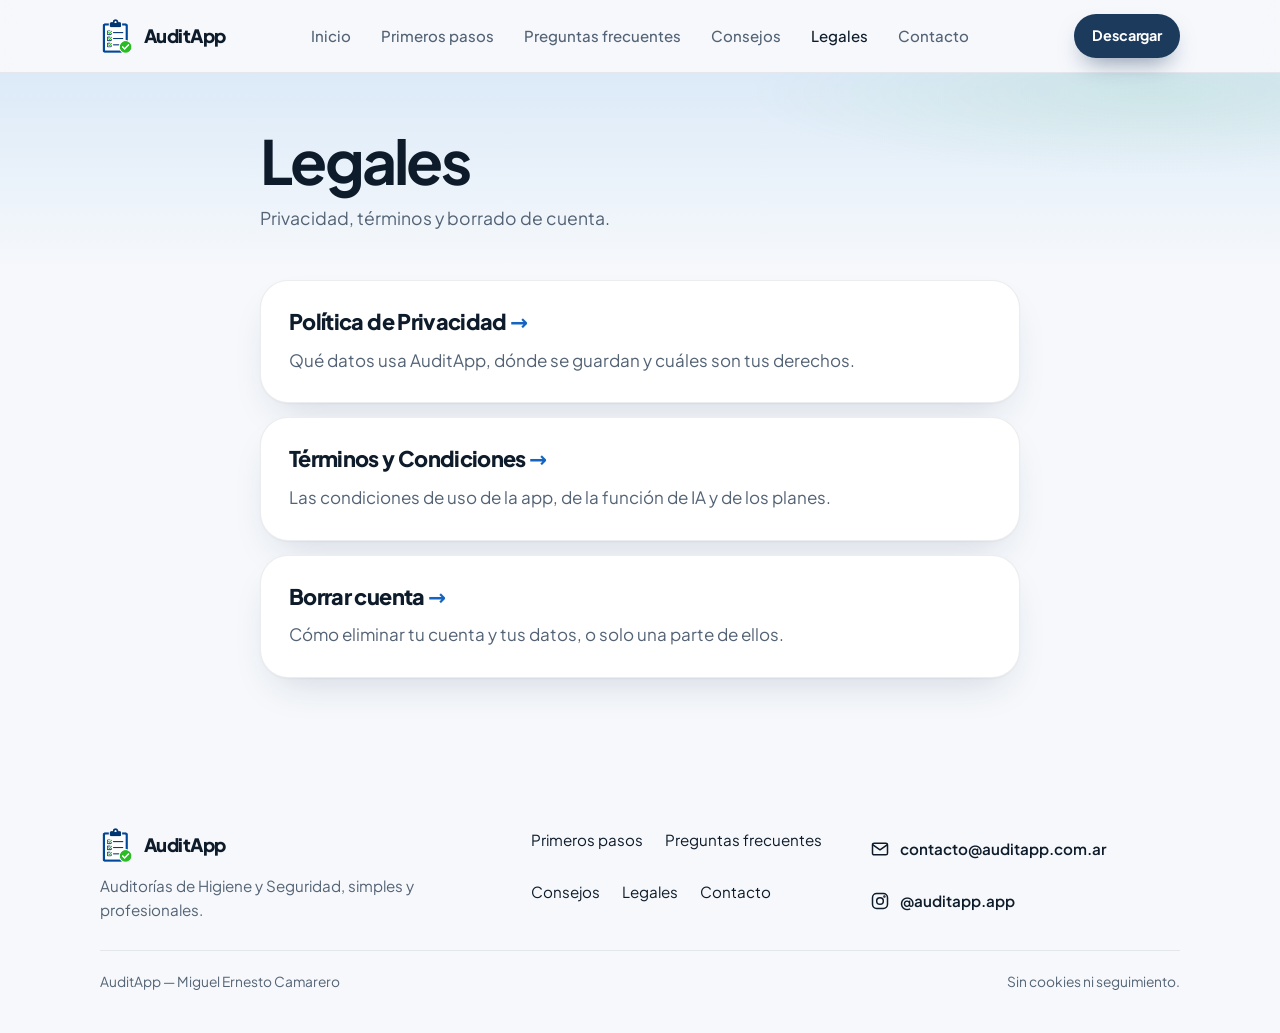
<file: legales.html>
<!doctype html>
<html lang="es">
<head>
<meta charset="utf-8">
<meta name="viewport" content="width=device-width, initial-scale=1, viewport-fit=cover">
<title>Legales · AuditApp</title>
<meta name="description" content="Privacidad, términos y borrado de cuenta.">
<meta name="theme-color" content="#F6F8FB">
<link rel="icon" href="favicon.png" type="image/png">
<link rel="apple-touch-icon" href="apple-touch-icon.png">
<link rel="preload" href="fuentes/plus-jakarta-sans-latin.woff2" as="font" type="font/woff2" crossorigin>
<link rel="stylesheet" href="estilos.css">
<script src="movimiento.js" defer></script>
</head>
<body>
<header class="barra">
  <div class="envoltura">
    <a class="marca" href="inicio.html"><img src="imagenes/logo.png" width="34" height="34" alt="">AuditApp</a>
    <nav class="menu-escritorio" aria-label="Menú principal">
      <a href="inicio.html">Inicio</a>
      <a href="primeros-pasos.html">Primeros pasos</a>
      <a href="preguntas-frecuentes.html">Preguntas frecuentes</a>
      <a href="consejos.html">Consejos</a>
      <a href="legales.html" aria-current="page">Legales</a>
      <a href="contacto.html">Contacto</a>
    </nav>
    <a class="boton lleno boton-chico" href="https://play.google.com/store/apps/details?id=com.miguel.auditapp">Descargar</a>
    <details class="menu-movil">
      <summary aria-label="Abrir el menú"><svg viewBox="0 0 24 24" fill="none" stroke="currentColor" stroke-width="2" stroke-linecap="round" aria-hidden="true"><path d="M4 8h16M4 16h16"/></svg></summary>
      <nav aria-label="Menú principal">
        <a href="inicio.html">Inicio</a>
        <a href="primeros-pasos.html">Primeros pasos</a>
        <a href="preguntas-frecuentes.html">Preguntas frecuentes</a>
        <a href="consejos.html">Consejos</a>
        <a href="legales.html" aria-current="page">Legales</a>
        <a href="contacto.html">Contacto</a>
      </nav>
    </details>
  </div>
</header>
<div class="pagina pagina-ayuda">
<header class="cabecera">
  <h1>Legales</h1>
  <p>Privacidad, términos y borrado de cuenta.</p>
</header>
<main>
<section class="tarjeta legal-link">
  <h3><a href="politica.html#parte1">Política de Privacidad</a></h3>
  <p>Qué datos usa AuditApp, dónde se guardan y cuáles son tus derechos.</p>
</section>
<section class="tarjeta legal-link">
  <h3><a href="politica.html#parte2">Términos y Condiciones</a></h3>
  <p>Las condiciones de uso de la app, de la función de IA y de los planes.</p>
</section>
<section class="tarjeta legal-link">
  <h3><a href="borrar-cuenta.html">Borrar cuenta</a></h3>
  <p>Cómo eliminar tu cuenta y tus datos, o solo una parte de ellos.</p>
</section>
</main>
</div>
<footer class="pie">
  <div class="envoltura">
    <div style="display:grid; gap:12px">
      <a class="marca" href="inicio.html"><img src="imagenes/logo.png" width="34" height="34" alt="">AuditApp</a>
      <p>Auditorías de Higiene y Seguridad, simples y profesionales.</p>
    </div>
    <nav class="pie-enlaces" aria-label="Más páginas">
      <a href="primeros-pasos.html">Primeros pasos</a>
      <a href="preguntas-frecuentes.html">Preguntas frecuentes</a>
      <a href="consejos.html">Consejos</a>
      <a href="legales.html">Legales</a>
      <a href="contacto.html">Contacto</a>
    </nav>
    <div class="contactos">
      <a href="mailto:contacto@auditapp.com.ar"><svg viewBox="0 0 24 24" aria-hidden="true"><rect x="3" y="5" width="18" height="14" rx="2"/><path d="M3.5 7l8.5 6 8.5-6"/></svg>contacto@auditapp.com.ar</a>
      <a href="https://www.instagram.com/auditapp.app/" target="_blank" rel="noopener"><svg viewBox="0 0 24 24" aria-hidden="true"><rect x="3" y="3" width="18" height="18" rx="5"/><circle cx="12" cy="12" r="4"/><circle cx="17.3" cy="6.7" r=".6"/></svg>@auditapp.app</a>
    </div>
    <div class="legal">
      <span>AuditApp — Miguel Ernesto Camarero</span>
      <span>Sin cookies ni seguimiento.</span>
    </div>
  </div>
</footer>
</body>
</html>
</file>
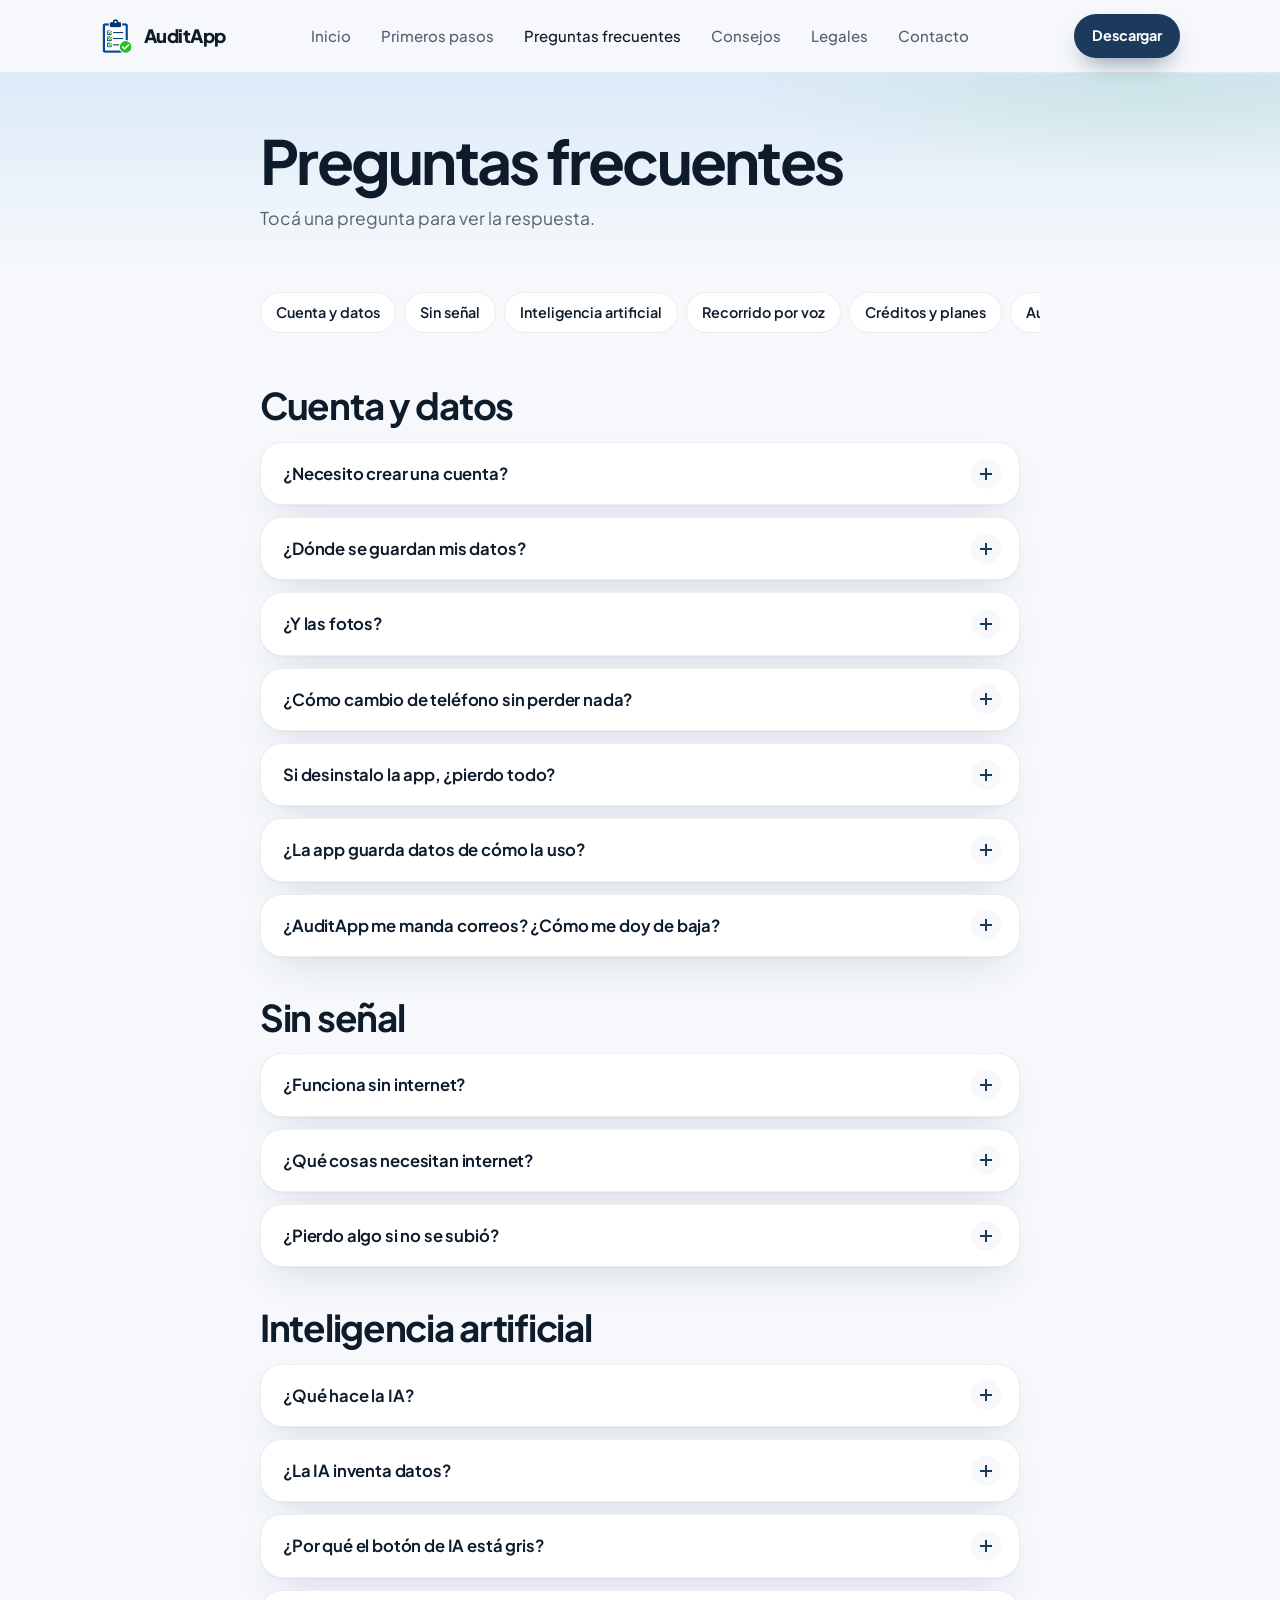
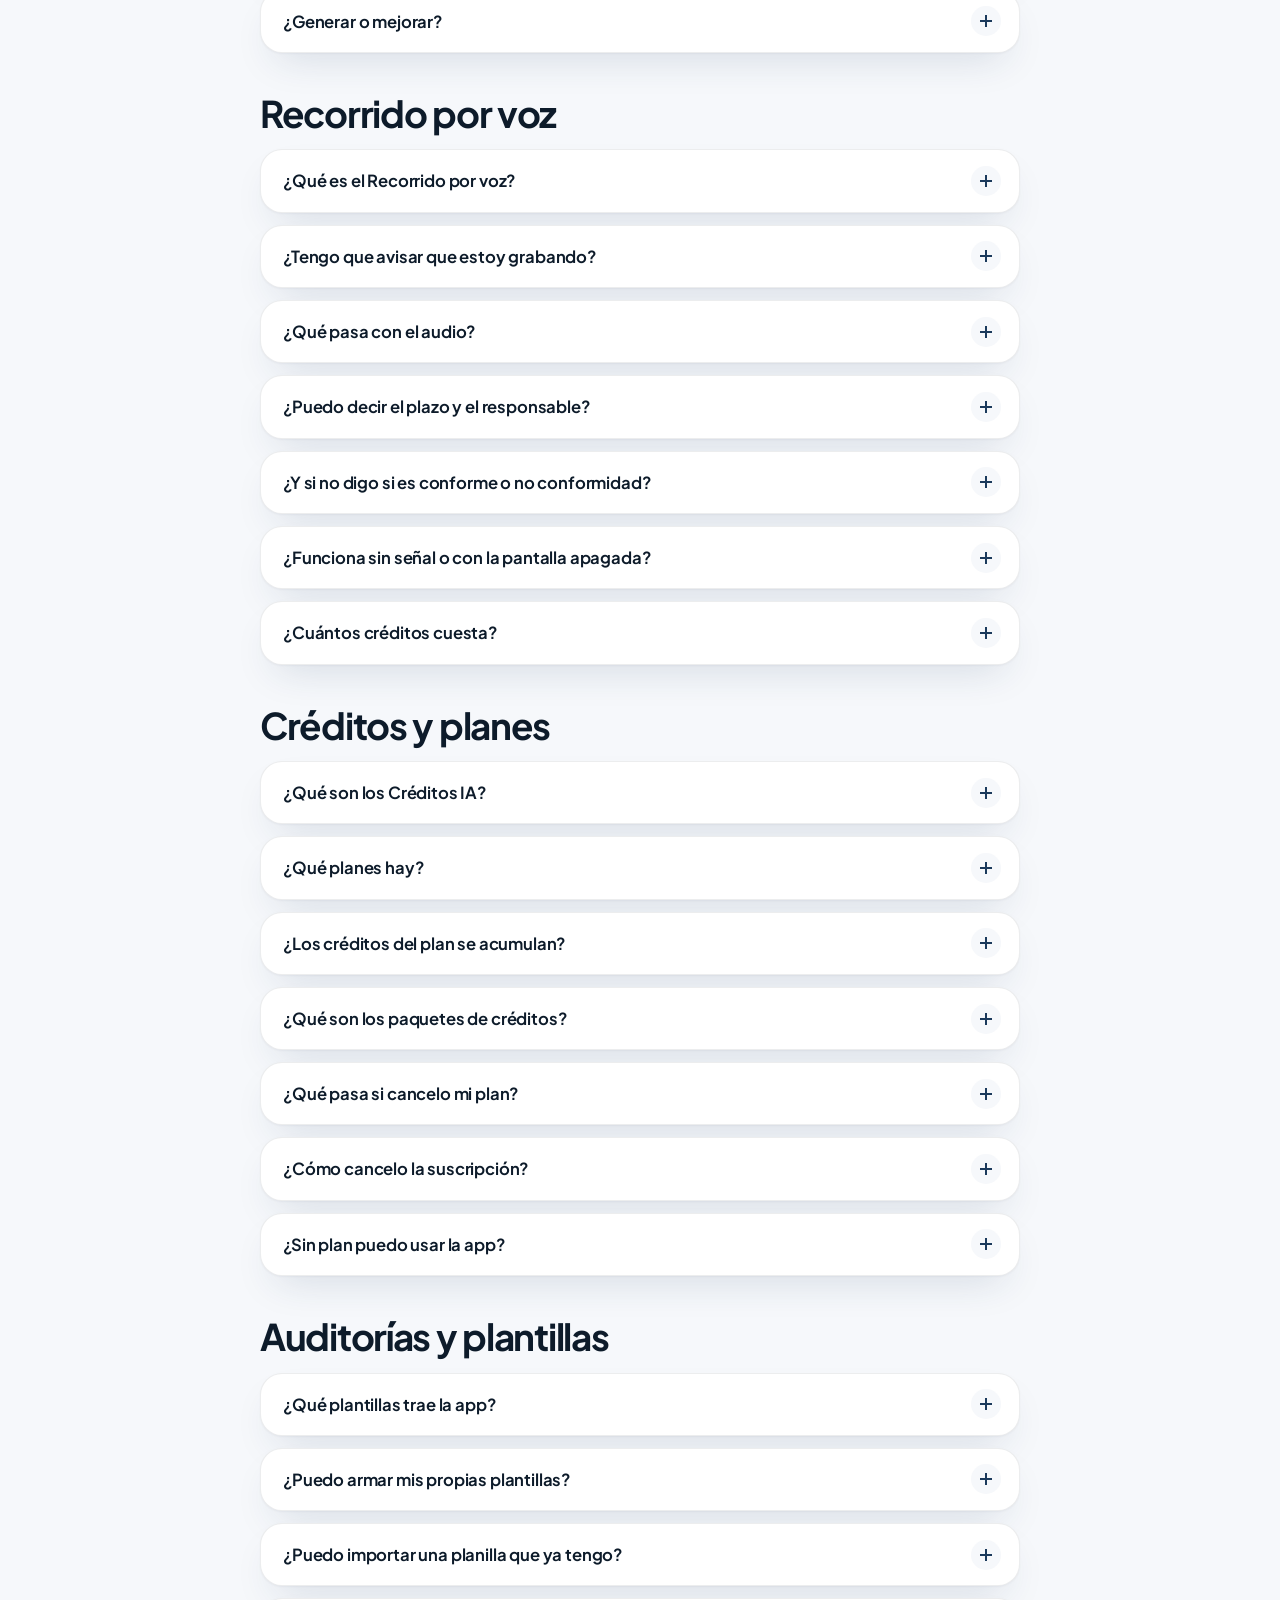
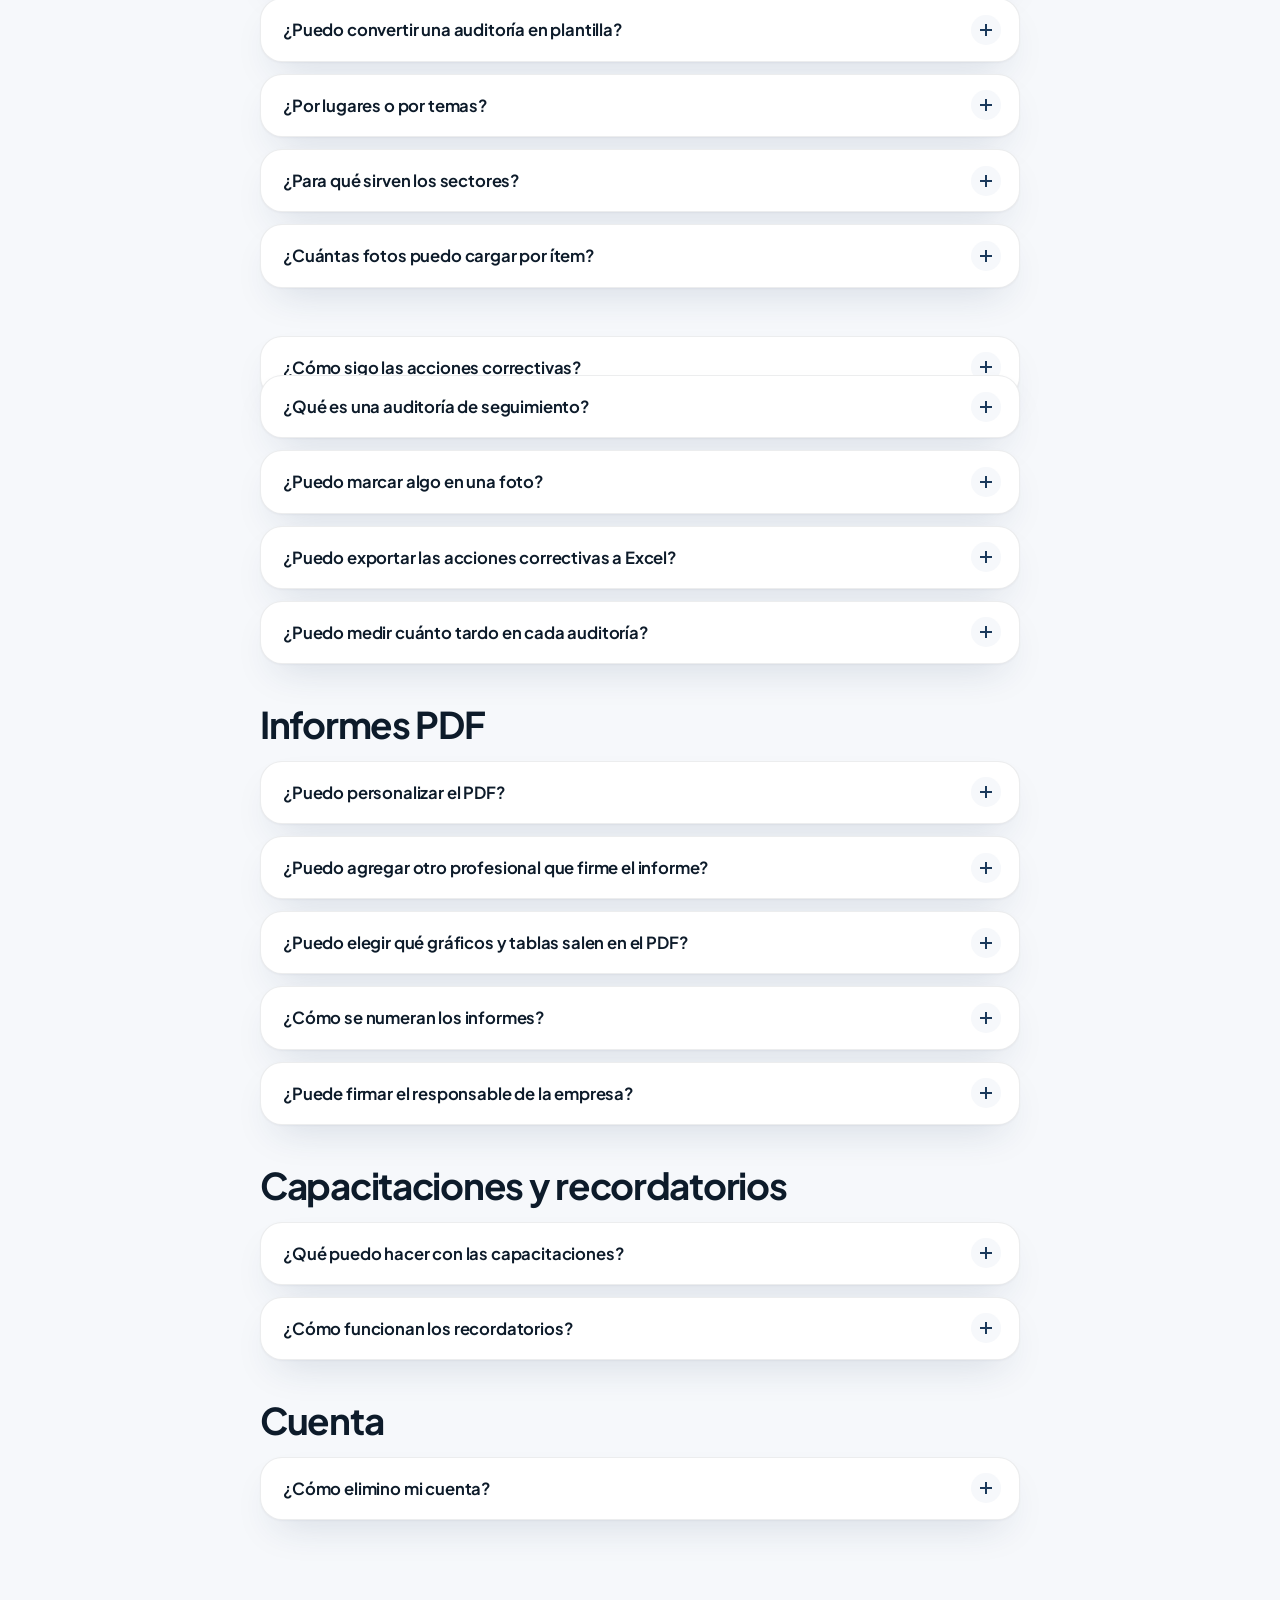
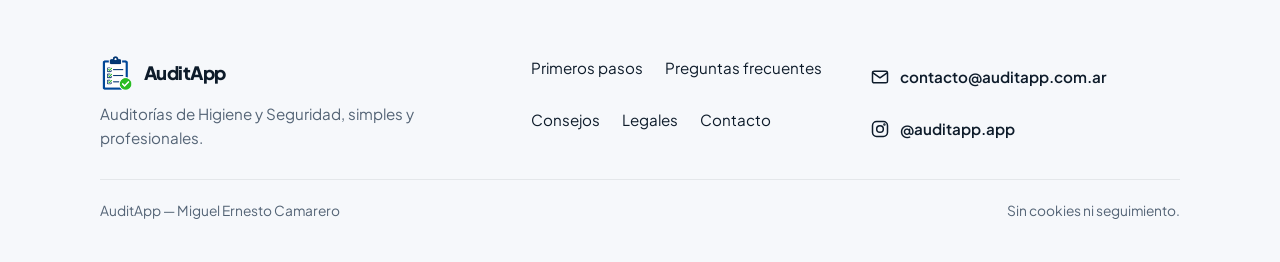
<file: preguntas-frecuentes.html>
<!doctype html>
<html lang="es">
<head>
<meta charset="utf-8">
<meta name="viewport" content="width=device-width, initial-scale=1, viewport-fit=cover">
<title>Preguntas frecuentes · AuditApp</title>
<meta name="description" content="Tocá una pregunta para ver la respuesta.">
<meta name="theme-color" content="#F6F8FB">
<link rel="icon" href="favicon.png" type="image/png">
<link rel="apple-touch-icon" href="apple-touch-icon.png">
<link rel="preload" href="fuentes/plus-jakarta-sans-latin.woff2" as="font" type="font/woff2" crossorigin>
<link rel="stylesheet" href="estilos.css">
<script src="movimiento.js" defer></script>
</head>
<body>
<header class="barra">
  <div class="envoltura">
    <a class="marca" href="inicio.html"><img src="imagenes/logo.png" width="34" height="34" alt="">AuditApp</a>
    <nav class="menu-escritorio" aria-label="Menú principal">
      <a href="inicio.html">Inicio</a>
      <a href="primeros-pasos.html">Primeros pasos</a>
      <a href="preguntas-frecuentes.html" aria-current="page">Preguntas frecuentes</a>
      <a href="consejos.html">Consejos</a>
      <a href="legales.html">Legales</a>
      <a href="contacto.html">Contacto</a>
    </nav>
    <a class="boton lleno boton-chico" href="https://play.google.com/store/apps/details?id=com.miguel.auditapp">Descargar</a>
    <details class="menu-movil">
      <summary aria-label="Abrir el menú"><svg viewBox="0 0 24 24" fill="none" stroke="currentColor" stroke-width="2" stroke-linecap="round" aria-hidden="true"><path d="M4 8h16M4 16h16"/></svg></summary>
      <nav aria-label="Menú principal">
        <a href="inicio.html">Inicio</a>
        <a href="primeros-pasos.html">Primeros pasos</a>
        <a href="preguntas-frecuentes.html" aria-current="page">Preguntas frecuentes</a>
        <a href="consejos.html">Consejos</a>
        <a href="legales.html">Legales</a>
        <a href="contacto.html">Contacto</a>
      </nav>
    </details>
  </div>
</header>
<div class="pagina pagina-faq">
<header class="cabecera">
  <h1>Preguntas frecuentes</h1>
  <p>Tocá una pregunta para ver la respuesta.</p>
</header>
<main>
<nav class="indice-faq" aria-label="Temas">
  <a href="#cuenta">Cuenta y datos</a>
  <a href="#sin-senal">Sin señal</a>
  <a href="#ia">Inteligencia artificial</a>
  <a href="#recorrido">Recorrido por voz</a>
  <a href="#creditos">Créditos y planes</a>
  <a href="#auditorias">Auditorías y plantillas</a>
  <a href="#pdf">Informes PDF</a>
  <a href="#capacitaciones">Capacitaciones y recordatorios</a>
  <a href="#eliminar">Cuenta</a>
</nav>
<section class="grupo-faq" id="cuenta">
<h2>Cuenta y datos</h2>
<details>
  <summary>¿Necesito crear una cuenta?</summary>
  <div class="respuesta">
    <p>Iniciás sesión con tu cuenta de Google. No hay que crear usuario ni contraseña.</p>
  </div>
</details>
<details>
  <summary>¿Dónde se guardan mis datos?</summary>
  <div class="respuesta">
    <p>Tus clientes, auditorías, capacitaciones, plantillas y recordatorios se guardan en tu cuenta, en la nube. Si cambiás de teléfono e iniciás sesión con la misma cuenta de Google, vuelven a aparecer. Solo vos tenés acceso a ellos desde la app.</p>
  </div>
</details>
<details>
  <summary>¿Y las fotos?</summary>
  <div class="respuesta">
    <p>Las fotos se guardan en tu teléfono, no en la nube. Por eso, antes de cambiar de teléfono o desinstalar la app, <strong>exportá una copia de seguridad</strong> (ver más abajo).</p>
    <p>Si activás <span class="ruta">Configuración › Fotos › Guardar fotos en la galería del teléfono</span>, las fotos que saques en auditorías y capacitaciones también quedan en tu galería, en la carpeta AuditApp.</p>
  </div>
</details>
<details>
  <summary>¿Cómo cambio de teléfono sin perder nada?</summary>
  <div class="respuesta">
    <ol>
      <li>En el teléfono viejo: <span class="ruta">Configuración › Copia de seguridad › Exportar copia de seguridad</span>. Guardá el archivo fuera del teléfono: Google Drive, tu PC o mandátelo por mail.</li>
      <li>En el teléfono nuevo: instalá AuditApp e iniciá sesión con la misma cuenta de Google.</li>
      <li><span class="ruta">Configuración › Copia de seguridad › Importar copia de seguridad</span> y elegí el archivo.</li>
    </ol>
    <p>Importar agrega lo que falte y recupera las fotos. No borra ni modifica nada de lo que ya tenés en la cuenta.</p>
  </div>
</details>
<details>
  <summary>Si desinstalo la app, ¿pierdo todo?</summary>
  <div class="respuesta">
    <p>Los datos no, porque están en tu cuenta. Las fotos sí, porque viven solo en el teléfono. Exportá una copia antes de desinstalar.</p>
  </div>
</details>
<details>
  <summary>¿La app guarda datos de cómo la uso?</summary>
  <div class="respuesta">
    <p>Solo cantidades y fechas: cuántos informes PDF generaste (y de qué tipo), qué días abriste la app y cuántas veces usás algunas opciones (por ejemplo, el botón para empezar tu primera auditoría o el informe de ejemplo). Nada del contenido de los informes ni de tus clientes. Sirve para saber cuánto se usa la app y mejorarla, no se comparte con nadie y se borra si eliminás tu cuenta.</p>
  </div>
</details>
<details>
  <summary>¿AuditApp me manda correos? ¿Cómo me doy de baja?</summary>
  <div class="respuesta">
    <p>Sí: al correo de tu cuenta de Google te llegan novedades de la app, consejos y avisos importantes. Para dejar de recibirlos, tocá el enlace que trae cada correo o escribinos a <a href="mailto:contacto@auditapp.com.ar">contacto@auditapp.com.ar</a>. Darte de baja no afecta el uso de la app.</p>
  </div>
</details>
</section>
<section class="grupo-faq" id="sin-senal">
<h2>Sin señal</h2>
<details>
  <summary>¿Funciona sin internet?</summary>
  <div class="respuesta">
    <p>Sí. Podés crear clientes, hacer auditorías y capacitaciones, sacar fotos y generar el PDF sin señal. Arriba vas a ver una franja que dice "Sin conexión". Todo se guarda en el teléfono al instante y se sube solo a tu cuenta cuando vuelve la señal, <strong>con la app abierta</strong>: si la señal vuelve con la app cerrada, se sube la próxima vez que la abras.</p>
    <p>Las <strong>fotos nunca se suben a la nube</strong>, con o sin señal: quedan solo en el teléfono (y en la copia de seguridad, si la exportás).</p>
  </div>
</details>
<details>
  <summary>¿Qué cosas necesitan internet?</summary>
  <div class="respuesta">
    <p>La IA (también importar plantillas con IA y armar la auditoría de un Recorrido por voz), comprar o restaurar planes y créditos, iniciar sesión, cambiar de cuenta, cerrar sesión, importar una copia de seguridad y eliminar la cuenta. Si no hay conexión, la app te avisa al instante.</p>
    <p>Cerrar sesión y cambiar de cuenta piden internet para que antes se suba todo lo que hiciste sin señal.</p>
  </div>
</details>
<details>
  <summary>¿Pierdo algo si no se subió?</summary>
  <div class="respuesta">
    <p>No. Lo que todavía no se subió queda guardado en el teléfono, aunque cierres la app o lo apagues, y se sube cuando vuelva la señal con la app abierta. Solo se pierde si desinstalás la app o borrás sus datos antes de que suba.</p>
    <p>Si vas a desinstalar o cambiar de teléfono, abrí la app un momento con señal y exportá una copia de seguridad: es la única forma de llevarte las fotos.</p>
  </div>
</details>
</section>
<section class="grupo-faq" id="ia">
<h2>Inteligencia artificial</h2>
<details>
  <summary>¿Qué hace la IA?</summary>
  <div class="respuesta">
    <p>Redacta por vos, con lenguaje técnico de Higiene y Seguridad:</p>
    <ul>
      <li>La observación y la acción correctiva de cada ítem, a partir de lo que marcaste y de hasta 2 fotos del ítem.</li>
      <li>La introducción, las conclusiones y las recomendaciones del informe.</li>
      <li>En las capacitaciones, pasa en limpio los temas, las observaciones y las recomendaciones que escribiste.</li>
      <li>El comentario del cierre de una acción correctiva, y la observación de cada acción revisada, las conclusiones y las recomendaciones de una auditoría de seguimiento.</li>
      <li>Las descripciones de tu perfil, de tu empresa y de tus plantillas.</li>
      <li>Arma una plantilla a partir de una planilla que ya tenés: fotos de una planilla en papel, un PDF, un Excel o un CSV (ver "¿Puedo importar una planilla que ya tengo?").</li>
      <li>Arma una auditoría entera a partir de lo que vas diciendo mientras recorrés el lugar (ver <a href="#recorrido">Recorrido por voz</a>).</li>
    </ul>
    <p>Todo lo que genera queda editable.</p>
  </div>
</details>
<details>
  <summary>¿La IA inventa datos?</summary>
  <div class="respuesta">
    <p>Está configurada para no hacerlo: usa solo lo que cargaste y lo que se ve en las fotos. Igual, revisá siempre el texto antes de entregar el informe. El responsable del informe sos vos.</p>
  </div>
</details>
<details>
  <summary>¿Por qué el botón de IA está gris?</summary>
  <div class="respuesta">
    <p>Porque todavía falta información para que pueda redactar algo útil. Por ejemplo, la introducción y las conclusiones necesitan al menos un ítem evaluado, las descripciones del perfil necesitan que escribas al menos 3 palabras clave, y en las capacitaciones tenés que escribir algo primero. Si tocás el botón gris, la app te dice qué falta.</p>
  </div>
</details>
<details>
  <summary>¿Generar o mejorar?</summary>
  <div class="respuesta">
    <p>Podés pedirle que genere un texto desde cero o que <strong>mejore lo que ya escribiste</strong>. Mejorar suele dar mejores resultados: escribí la idea con tus palabras y dejá que la IA la pase en limpio.</p>
    <p>En las capacitaciones y en las descripciones del perfil solo está la opción de mejorar, porque la IA necesita tus datos para no inventar.</p>
  </div>
</details>
</section>
<section class="grupo-faq" id="recorrido">
<h2>Recorrido por voz</h2>
<details>
  <summary>¿Qué es el Recorrido por voz?</summary>
  <div class="respuesta">
    <p>Una forma de auditar caminando: vas diciendo en voz alta lo que ves en cada lugar ("Ahora estoy en el depósito. Los matafuegos están obstruidos, no conformidad mayor") y sacás fotos sin dejar de grabar. Al terminar, la IA arma la auditoría por lugares: secciones, ítems, estados y observaciones, con cada foto en su ítem.</p>
    <p>Se arranca desde <span class="ruta">Nueva auditoría › Elegí una plantilla › Recorrido por voz</span>.</p>
  </div>
</details>
<details>
  <summary>¿Tengo que avisar que estoy grabando?</summary>
  <div class="respuesta">
    <p><strong>Sí.</strong> Se graba tu voz y también el sonido del lugar, que puede incluir a otras personas. Avisales a las personas presentes que estás grabando, y no grabes conversaciones privadas. La app te lo recuerda antes de la primera grabación.</p>
  </div>
</details>
<details>
  <summary>¿Qué pasa con el audio?</summary>
  <div class="respuesta">
    <p>Se guarda en el teléfono mientras grabás. Al terminar, se manda a Google Gemini, solo para armar la auditoría, y <strong>se borra del teléfono cuando la auditoría está lista</strong>. No queda guardado en ningún servidor. Las fotos no se mandan: quedan en el teléfono, como siempre.</p>
    <p>Lo que arma la IA es texto y queda como una auditoría más. Una copia de ese texto (nunca del audio) se guarda hasta 7 días, para poder diagnosticar errores, y después se borra sola.</p>
  </div>
</details>
<details>
  <summary>¿Puedo decir el plazo y el responsable?</summary>
  <div class="respuesta">
    <p>Sí. Por ejemplo: "le doy 15 días", "hasta el 30 de diciembre", "de esto se encarga Marta" o "el responsable del depósito es José". La app completa el plazo y el responsable de esos hallazgos, igual que si los cargaras a mano. Lo que digas para todo un lugar se aplica a todos sus hallazgos.</p>
  </div>
</details>
<details>
  <summary>¿Y si no digo si es conforme o no conformidad?</summary>
  <div class="respuesta">
    <p>La IA sugiere el estado según lo que dijiste, y lo marca con ✨ para que lo revises. Antes de finalizar, revisá siempre la auditoría: el responsable del informe sos vos.</p>
  </div>
</details>
<details>
  <summary>¿Funciona sin señal o con la pantalla apagada?</summary>
  <div class="respuesta">
    <p>Grabar, sí: podés guardar el teléfono en el bolsillo con la pantalla apagada, y no hace falta señal. Para armar la auditoría sí hace falta internet: si no hay, la grabación queda guardada y se manda sola cuando vuelve la señal, aunque la app esté cerrada.</p>
    <p>Si entra una llamada u otra app usa el micrófono, la grabación se pausa sola y el teléfono vibra. A los 60 minutos también se pausa.</p>
  </div>
</details>
<details>
  <summary>¿Cuántos créditos cuesta?</summary>
  <div class="respuesta">
    <p>3 Créditos IA hasta 31 minutos grabados, y 1 más cada 10 minutos (como mucho 6). Solo se descuentan si sale la auditoría. Si la IA no puede armarla, no se cobra y el audio queda en el teléfono para que reintentes o lo descartes.</p>
  </div>
</details>
</section>
<section class="grupo-faq" id="creditos">
<h2>Créditos y planes</h2>
<details>
  <summary>¿Qué son los Créditos IA?</summary>
  <div class="respuesta">
    <p>Cada vez que usás un botón de IA se descuenta 1 crédito. Si la IA falla y no te devuelve un texto, el crédito no se descuenta. Al empezar tenés <strong>40 créditos gratis</strong> para probarla.</p>
    <p>Importar una plantilla con IA también cuesta 1 crédito, y solo se descuenta si la plantilla sale bien.</p>
    <p>El Recorrido por voz cuesta 3 créditos hasta 31 minutos grabados, y 1 más cada 10 minutos (como mucho 6). También se descuentan solo si la auditoría sale bien.</p>
  </div>
</details>
<details>
  <summary>¿Qué planes hay?</summary>
  <div class="respuesta">
    <ul>
      <li><strong>Gratis:</strong> auditorías, informes en PDF, capacitaciones y todo lo demás, más 40 Créditos IA de prueba.</li>
      <li><strong>Básico:</strong> 150 Créditos IA por mes y exportar las acciones correctivas a Excel.</li>
      <li><strong>Pro:</strong> 450 Créditos IA por mes y exportar las acciones correctivas a Excel.</li>
    </ul>
    <p>Los planes pueden ser mensuales o anuales. En el anual también recibís los créditos mes a mes. Los precios los ves en la app, en <span class="ruta">Configuración › Plan y Créditos IA</span>.</p>
  </div>
</details>
<details>
  <summary>¿Los créditos del plan se acumulan?</summary>
  <div class="respuesta">
    <p>No. Se renuevan cada mes: si te sobran, no pasan al mes siguiente.</p>
  </div>
</details>
<details>
  <summary>¿Qué son los paquetes de créditos?</summary>
  <div class="respuesta">
    <p>Son créditos extra que comprás una sola vez, por si un mes necesitás más. <strong>No vencen</strong> y sirven tengas plan o no. Si tenés plan, primero se usan los créditos del mes y después los del paquete.</p>
  </div>
</details>
<details>
  <summary>¿Qué pasa si cancelo mi plan?</summary>
  <div class="respuesta">
    <p>Seguís teniendo el plan hasta el final del período que pagaste. Después, la IA solo funciona con los créditos de paquete o con lo que te haya quedado de la prueba gratis, y ya no podés exportar a Excel. Todos tus datos, auditorías e informes se conservan.</p>
  </div>
</details>
<details>
  <summary>¿Cómo cancelo la suscripción?</summary>
  <div class="respuesta">
    <p>Desde Google Play: <span class="ruta">Play Store › tu perfil › Pagos y suscripciones › Suscripciones › AuditApp › Cancelar</span>.</p>
    <p><strong>Importante:</strong> eliminar tu cuenta de AuditApp o desinstalar la app <strong>no cancela</strong> la suscripción.</p>
  </div>
</details>
<details>
  <summary>¿Sin plan puedo usar la app?</summary>
  <div class="respuesta">
    <p>Sí, completa: auditorías, clientes, plantillas, capacitaciones, recordatorios y PDF. Lo pago es la IA.</p>
  </div>
</details>
</section>
<section class="grupo-faq" id="auditorias">
<h2>Auditorías y plantillas</h2>
<details>
  <summary>¿Qué plantillas trae la app?</summary>
  <div class="respuesta">
    <p>En <span class="ruta">Plantillas › Predefinidas</span> hay 12, listas para usar:</p>
    <ul>
      <li>Auditoría de Construcción</li>
      <li>Control de EPP</li>
      <li>Espacios Confinados</li>
      <li>Inspección Contra Incendio</li>
      <li>Inspección de Autoelevadores / Vehículos</li>
      <li>Inspección de Matafuegos</li>
      <li>Instalaciones Eléctricas</li>
      <li>Oficinas</li>
      <li>Orden y Limpieza (5S)</li>
      <li>Primeros Auxilios y Emergencias Médicas</li>
      <li>Relevamiento General</li>
      <li>Trabajo en Altura</li>
    </ul>
    <p>Las predefinidas no se editan. Para adaptar una, duplicala: la copia queda en <span class="ruta">Mis plantillas</span> y ahí la cambiás como quieras.</p>
  </div>
</details>
<details>
  <summary>¿Puedo armar mis propias plantillas?</summary>
  <div class="respuesta">
    <p>Sí. Tus plantillas están en <span class="ruta">Plantillas › Mis plantillas</span>. Podés crear una desde cero, duplicar una predefinida y modificarla, o importar con IA una planilla que ya tenés. También podés hacer una <strong>auditoría en blanco</strong> e ir agregando ítems sobre la marcha, y después guardarla como plantilla.</p>
    <p>Al crear una auditoría, el selector tiene las mismas dos pestañas: <span class="ruta">Predefinidas</span> y <span class="ruta">Mis plantillas</span>.</p>
  </div>
</details>
<details>
  <summary>¿Puedo importar una planilla que ya tengo?</summary>
  <div class="respuesta">
    <p>Sí. En <span class="ruta">Plantillas › + › Importar con IA</span> podés sacarle fotos a tu planilla en papel (hasta 5 hojas, que podés ordenar) o elegir un PDF (hasta 10 páginas), un Excel (.xlsx) o un CSV. La IA arma el nombre, las secciones y los ítems, y te sugiere si está organizada por lugares o por temas. Después la revisás en el editor, y se guarda recién cuando tocás Guardar.</p>
    <p>Cuesta <strong>1 Crédito IA</strong>, y solo se descuenta si sale una plantilla. Si el archivo no es una planilla que se pueda leer, no se cobra (hay un límite de 5 intentos fallidos por día).</p>
    <p>También podés elegir el idioma de la plantilla: igual que el archivo, español, inglés o portugués. Las normas citadas (OSHA, NR, Res. SRT…) quedan como están.</p>
    <p>Si se cierra la app antes de guardarla, no se pierde: al volver a entrar te ofrece retomarla.</p>
  </div>
</details>
<details>
  <summary>¿Puedo convertir una auditoría en plantilla?</summary>
  <div class="respuesta">
    <p>Sí. Dentro de la auditoría, tocá el menú <span class="ruta">⋮</span> de arriba a la derecha y elegí <span class="ruta">Guardar como plantilla</span>. Se copian solo las secciones, los ítems y si es por lugares o por temas: nada de respuestas, observaciones, fotos, firmas ni datos del cliente. Se abre el editor para que la revises y le pongas nombre. No usa IA ni créditos.</p>
    <p>En las auditorías por lugares, la plantilla guarda los nombres de las secciones. Al usarla con otro cliente, la app los vincula con los sectores de ese cliente y crea los que falten.</p>
  </div>
</details>
<details>
  <summary>¿Por lugares o por temas?</summary>
  <div class="respuesta">
    <ul>
      <li><strong>Por lugares:</strong> cada sección es un lugar de la empresa (Depósito, Oficina, Taller). La app crea esos sectores en el cliente y todos los ítems quedan en su sector, sin preguntar nada. Es la opción ideal para auditorías en blanco y plantillas hechas para un cliente.</li>
      <li><strong>Por temas:</strong> cada sección es un tema (Incendio, Eléctrico, Orden y limpieza). Sirve para cualquier empresa. Al iniciar elegís los sectores, si querés.</li>
    </ul>
    <p>Se elige al crear una plantilla o una auditoría en blanco. Si importás una plantilla con IA, la IA te sugiere cuál corresponde.</p>
  </div>
</details>
<details>
  <summary>¿Para qué sirven los sectores?</summary>
  <div class="respuesta">
    <p>Para saber dónde está cada hallazgo. En las auditorías por lugares es automático. En las auditorías por temas, al iniciar elegís uno o varios sectores (es opcional): con uno, todo queda en ese sector; con varios, en cada hallazgo elegís el sector (viene marcado el último que usaste).</p>
    <p>En el PDF, cuando los hallazgos están en 2 o más sectores, el plan de acción sale agrupado por sector, y podés incluir las tablas de cumplimiento (por sector o por sección) y de hallazgos por sector.</p>
  </div>
</details>
<details>
  <summary>¿Cuántas fotos puedo cargar por ítem?</summary>
  <div class="respuesta">
    <p>Hasta 5. Se ven todas en el ítem y en el PDF, sin recortar.</p>
  </div>
</details>
<details>
  <summary>¿Cómo sigo las acciones correctivas?</summary>
  <div class="respuesta">
    <p>Cuando una acción se cumplió, marcala como <strong>Cumplida</strong> desde la auditoría, desde la ficha del cliente o desde el Inicio. Las vencidas aparecen en rojo arriba de todo en el Inicio, y las que vencen en los próximos 30 días también se muestran ahí.</p>
    <p>Al marcarla podés <strong>Agregar evidencia</strong>: la foto del después, un comentario de qué se hizo y la fecha de cierre. Esa foto sale en el PDF de la auditoría junto a la de antes, y con <strong>Constancia de cierre</strong> armás un PDF de una hoja con el antes y el después para mandarle al cliente. En la hoja de acciones correctivas, el selector <strong>Pendientes / Cumplidas</strong> muestra las que ya se cerraron.</p>
  </div>
</details>
<details>
  <summary>¿Qué es una auditoría de seguimiento?</summary>
  <div class="respuesta">
    <p>Es la visita en la que volvés a revisar las acciones correctivas pendientes de un cliente. Desde la hoja de acciones correctivas del cliente tocá <strong>Nuevo seguimiento</strong> (o elegí <strong>Seguimiento</strong> en el botón + de su ficha), elegí qué acciones vas a controlar y, en cada una, marcá si está <strong>Resuelta</strong>, si <strong>Sigue</strong> pendiente (con un plazo nuevo si hace falta) o si <strong>Ya no aplica</strong>, con foto del después y una observación. Si encontrás algo nuevo, lo cargás en <strong>Hallazgos nuevos</strong>.</p>
    <p>Al finalizarlo, cada acción queda actualizada en su auditoría original (cumplida, pendiente o dada de baja) y el seguimiento tiene su propio informe en PDF con el antes y el después. Si lo reabrís o lo eliminás, las acciones vuelven a como estaban.</p>
  </div>
</details>
<details>
  <summary>¿Puedo marcar algo en una foto?</summary>
  <div class="respuesta">
    <p>Sí. Tocá la foto del ítem con la auditoría en curso y marcá con un círculo, un rectángulo, una flecha o un trazo libre, en rojo, amarillo, verde o azul. Las marcas salen en el PDF. La foto original no se modifica: si deshacés las marcas, queda como estaba.</p>
  </div>
</details>
<details>
  <summary>¿Puedo exportar las acciones correctivas a Excel?</summary>
  <div class="respuesta">
    <p>Sí, con los planes Básico y Pro. En la hoja de acciones correctivas (en <span class="ruta">Clientes</span> para todos tus clientes, o en la ficha de un cliente para ese cliente) tocá <strong>Exportar a Excel</strong>: la app arma un Excel con las acciones pendientes y cumplidas de las auditorías finalizadas (cliente, auditoría, ítem, acción, responsable, plazo, si está vencida, cumplida o ya no aplica, desde cuándo y en qué seguimiento se verificó) y lo podés compartir por mail, WhatsApp o guardarlo en Drive. El archivo se arma en el teléfono.</p>
  </div>
</details>
<details>
  <summary>¿Puedo medir cuánto tardo en cada auditoría?</summary>
  <div class="respuesta">
    <p>Sí, con el cronómetro. Viene activado: al entrar a una auditoría en curso, la app te pregunta si querés arrancarlo. Lo configurás en <span class="ruta">Configuración › Cronómetro de auditorías</span>, y ahí también elegís si la duración aparece en el PDF o queda como dato tuyo.</p>
  </div>
</details>
</section>
<section class="grupo-faq" id="pdf">
<h2>Informes PDF</h2>
<details>
  <summary>¿Puedo personalizar el PDF?</summary>
  <div class="respuesta">
    <p>Sí. Desde tu perfil y desde <span class="ruta">Configuración › PDF / Informe</span> podés incluir tu logo, firma, matrícula, los datos y la descripción de tu empresa, tus redes y una imagen de portada. En cada cliente podés cargar su logo para la portada. Cada dato tiene su opción para mostrarlo o no.</p>
    <p>Con <strong>Ver muestra del informe</strong>, en la misma sección, ves cómo queda con datos de ejemplo.</p>
  </div>
</details>
<details>
  <summary>¿Puedo agregar otro profesional que firme el informe?</summary>
  <div class="respuesta">
    <p>Sí. En tu perfil, en la sección de profesionales adicionales, podés agregar otros profesionales con su firma y elegir quiénes aparecen en el PDF.</p>
  </div>
</details>
<details>
  <summary>¿Puedo elegir qué gráficos y tablas salen en el PDF?</summary>
  <div class="respuesta">
    <p>Sí. En el Resumen de la auditoría, cada gráfico y tabla tiene un tilde: lo tildado es lo que sale en el PDF. Si la auditoría solo registra hallazgos (sin Conformes), el cumplimiento viene destildado, porque daría 0%.</p>
  </div>
</details>
<details>
  <summary>¿Cómo se numeran los informes?</summary>
  <div class="respuesta">
    <p>Cada auditoría nueva propone el número que sigue al de la última que creaste, con el mismo formato: si la última fue <strong>AUD-2026-015</strong>, la próxima propone <strong>AUD-2026-016</strong>. Las capacitaciones tienen su propia numeración (CAP-0001, CAP-0002…).</p>
    <p>Podés cambiar el número hasta finalizar. Si ya lo usaste en otra auditoría o capacitación, la app te avisa. En el PDF y en el nombre del archivo sale tal cual lo escribiste.</p>
  </div>
</details>
<details>
  <summary>¿Puede firmar el responsable de la empresa?</summary>
  <div class="respuesta">
    <p>Sí. En el Resumen, en <span class="ruta">Firma del responsable</span>, cargás su nombre y firma en el teléfono. Sale en el PDF.</p>
  </div>
</details>
</section>
<section class="grupo-faq" id="capacitaciones">
<h2>Capacitaciones y recordatorios</h2>
<details>
  <summary>¿Qué puedo hacer con las capacitaciones?</summary>
  <div class="respuesta">
    <p>Registrar los temas, participantes y duración, sacar fotos con observaciones, mejorar con IA lo que escribiste, imprimir la <strong>hoja de firmas</strong> (incluso antes del curso) y, al finalizar, generar el informe en PDF.</p>
  </div>
</details>
<details>
  <summary>¿Cómo funcionan los recordatorios?</summary>
  <div class="respuesta">
    <p>Podés crearlos a mano y también se crean solos:</p>
    <ul>
      <li>Cuando cargás una "próxima auditoría recomendada" o "próxima capacitación recomendada".</li>
      <li>Al finalizar una auditoría, si el cliente tiene cargada una frecuencia de auditoría.</li>
    </ul>
    <p>Los vencidos aparecen en rojo en el Inicio. Desde la campanita de cada cliente ves y agregás los suyos.</p>
  </div>
</details>
</section>
<section class="grupo-faq" id="eliminar">
<h2>Cuenta</h2>
<details>
  <summary>¿Cómo elimino mi cuenta?</summary>
  <div class="respuesta">
    <p>Desde <span class="ruta">Configuración › Zona de riesgo › Eliminar cuenta y todos mis datos</span>, o siguiendo los pasos de la página <a href="borrar-cuenta.html">Borrar cuenta</a>. Si tenés una suscripción, cancelala antes en Google Play.</p>
  </div>
</details>
</section>
</main>
</div>
<footer class="pie">
  <div class="envoltura">
    <div style="display:grid; gap:12px">
      <a class="marca" href="inicio.html"><img src="imagenes/logo.png" width="34" height="34" alt="">AuditApp</a>
      <p>Auditorías de Higiene y Seguridad, simples y profesionales.</p>
    </div>
    <nav class="pie-enlaces" aria-label="Más páginas">
      <a href="primeros-pasos.html">Primeros pasos</a>
      <a href="preguntas-frecuentes.html">Preguntas frecuentes</a>
      <a href="consejos.html">Consejos</a>
      <a href="legales.html">Legales</a>
      <a href="contacto.html">Contacto</a>
    </nav>
    <div class="contactos">
      <a href="mailto:contacto@auditapp.com.ar"><svg viewBox="0 0 24 24" aria-hidden="true"><rect x="3" y="5" width="18" height="14" rx="2"/><path d="M3.5 7l8.5 6 8.5-6"/></svg>contacto@auditapp.com.ar</a>
      <a href="https://www.instagram.com/auditapp.app/" target="_blank" rel="noopener"><svg viewBox="0 0 24 24" aria-hidden="true"><rect x="3" y="3" width="18" height="18" rx="5"/><circle cx="12" cy="12" r="4"/><circle cx="17.3" cy="6.7" r=".6"/></svg>@auditapp.app</a>
    </div>
    <div class="legal">
      <span>AuditApp — Miguel Ernesto Camarero</span>
      <span>Sin cookies ni seguimiento.</span>
    </div>
  </div>
</footer>
</body>
</html>
</file>
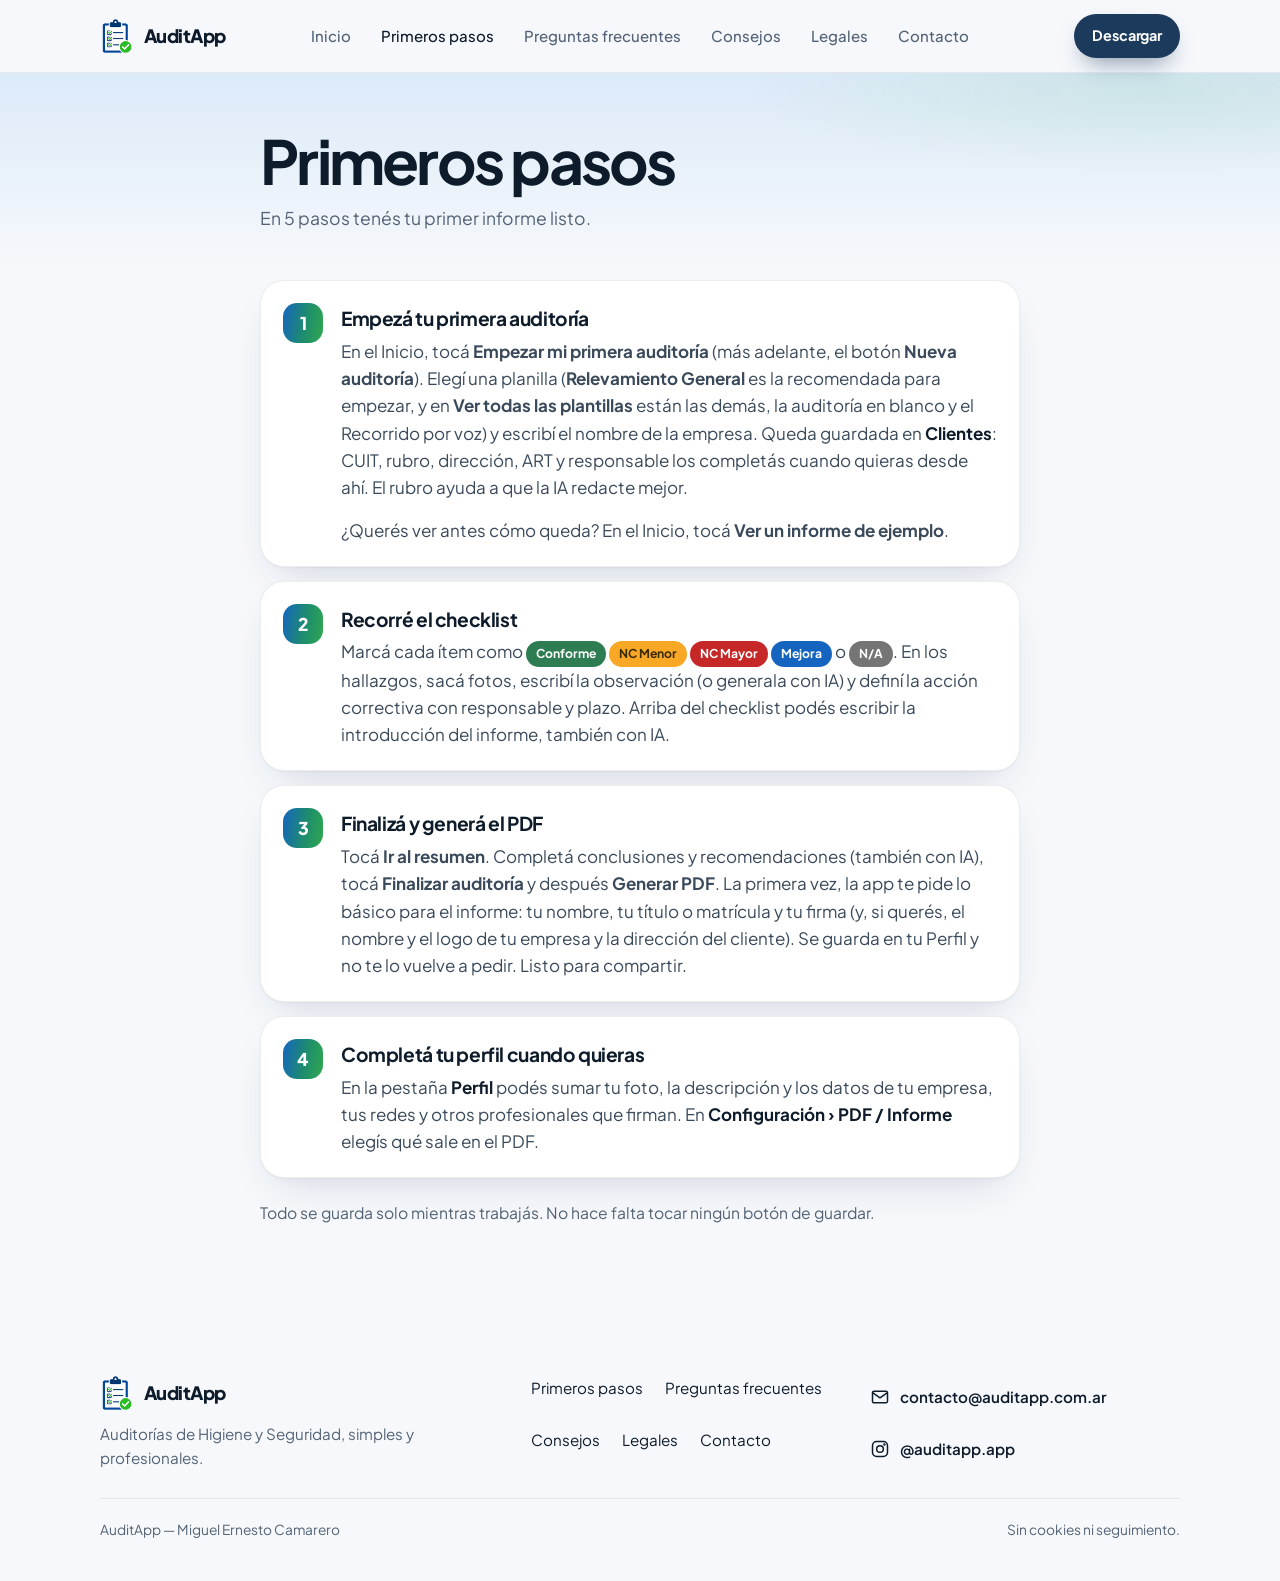
<file: primeros-pasos.html>
<!doctype html>
<html lang="es">
<head>
<meta charset="utf-8">
<meta name="viewport" content="width=device-width, initial-scale=1, viewport-fit=cover">
<title>Primeros pasos · AuditApp</title>
<meta name="description" content="En 5 pasos tenés tu primer informe listo.">
<meta name="theme-color" content="#F6F8FB">
<link rel="icon" href="favicon.png" type="image/png">
<link rel="apple-touch-icon" href="apple-touch-icon.png">
<link rel="preload" href="fuentes/plus-jakarta-sans-latin.woff2" as="font" type="font/woff2" crossorigin>
<link rel="stylesheet" href="estilos.css">
<script src="movimiento.js" defer></script>
</head>
<body>
<header class="barra">
  <div class="envoltura">
    <a class="marca" href="inicio.html"><img src="imagenes/logo.png" width="34" height="34" alt="">AuditApp</a>
    <nav class="menu-escritorio" aria-label="Menú principal">
      <a href="inicio.html">Inicio</a>
      <a href="primeros-pasos.html" aria-current="page">Primeros pasos</a>
      <a href="preguntas-frecuentes.html">Preguntas frecuentes</a>
      <a href="consejos.html">Consejos</a>
      <a href="legales.html">Legales</a>
      <a href="contacto.html">Contacto</a>
    </nav>
    <a class="boton lleno boton-chico" href="https://play.google.com/store/apps/details?id=com.miguel.auditapp">Descargar</a>
    <details class="menu-movil">
      <summary aria-label="Abrir el menú"><svg viewBox="0 0 24 24" fill="none" stroke="currentColor" stroke-width="2" stroke-linecap="round" aria-hidden="true"><path d="M4 8h16M4 16h16"/></svg></summary>
      <nav aria-label="Menú principal">
        <a href="inicio.html">Inicio</a>
        <a href="primeros-pasos.html" aria-current="page">Primeros pasos</a>
        <a href="preguntas-frecuentes.html">Preguntas frecuentes</a>
        <a href="consejos.html">Consejos</a>
        <a href="legales.html">Legales</a>
        <a href="contacto.html">Contacto</a>
      </nav>
    </details>
  </div>
</header>
<div class="pagina pagina-ayuda">
<header class="cabecera">
  <h1>Primeros pasos</h1>
  <p>En 5 pasos tenés tu primer informe listo.</p>
</header>
<main>
<ol class="pasos">
  <li>
    <h3>Empezá tu primera auditoría</h3>
    <p>En el Inicio, tocá <strong>Empezar mi primera auditoría</strong> (más adelante, el botón <strong>Nueva auditoría</strong>). Elegí una planilla (<strong>Relevamiento General</strong> es la recomendada para empezar, y en <strong>Ver todas las plantillas</strong> están las demás, la auditoría en blanco y el Recorrido por voz) y escribí el nombre de la empresa. Queda guardada en <span class="ruta">Clientes</span>: CUIT, rubro, dirección, ART y responsable los completás cuando quieras desde ahí. El rubro ayuda a que la IA redacte mejor.</p>
    <p>¿Querés ver antes cómo queda? En el Inicio, tocá <strong>Ver un informe de ejemplo</strong>.</p>
  </li>
  <li>
    <h3>Recorré el checklist</h3>
    <p>Marcá cada ítem como <span class="estado conforme">Conforme</span> <span class="estado menor">NC Menor</span> <span class="estado mayor">NC Mayor</span> <span class="estado mejora">Mejora</span> o <span class="estado na">N/A</span>. En los hallazgos, sacá fotos, escribí la observación (o generala con IA) y definí la acción correctiva con responsable y plazo. Arriba del checklist podés escribir la introducción del informe, también con IA.</p>
  </li>
  <li>
    <h3>Finalizá y generá el PDF</h3>
    <p>Tocá <strong>Ir al resumen</strong>. Completá conclusiones y recomendaciones (también con IA), tocá <strong>Finalizar auditoría</strong> y después <strong>Generar PDF</strong>. La primera vez, la app te pide lo básico para el informe: tu nombre, tu título o matrícula y tu firma (y, si querés, el nombre y el logo de tu empresa y la dirección del cliente). Se guarda en tu Perfil y no te lo vuelve a pedir. Listo para compartir.</p>
  </li>
  <li>
    <h3>Completá tu perfil cuando quieras</h3>
    <p>En la pestaña <span class="ruta">Perfil</span> podés sumar tu foto, la descripción y los datos de tu empresa, tus redes y otros profesionales que firman. En <span class="ruta">Configuración › PDF / Informe</span> elegís qué sale en el PDF.</p>
  </li>
</ol>
<p class="nota">Todo se guarda solo mientras trabajás. No hace falta tocar ningún botón de guardar.</p>
</main>
</div>
<footer class="pie">
  <div class="envoltura">
    <div style="display:grid; gap:12px">
      <a class="marca" href="inicio.html"><img src="imagenes/logo.png" width="34" height="34" alt="">AuditApp</a>
      <p>Auditorías de Higiene y Seguridad, simples y profesionales.</p>
    </div>
    <nav class="pie-enlaces" aria-label="Más páginas">
      <a href="primeros-pasos.html">Primeros pasos</a>
      <a href="preguntas-frecuentes.html">Preguntas frecuentes</a>
      <a href="consejos.html">Consejos</a>
      <a href="legales.html">Legales</a>
      <a href="contacto.html">Contacto</a>
    </nav>
    <div class="contactos">
      <a href="mailto:contacto@auditapp.com.ar"><svg viewBox="0 0 24 24" aria-hidden="true"><rect x="3" y="5" width="18" height="14" rx="2"/><path d="M3.5 7l8.5 6 8.5-6"/></svg>contacto@auditapp.com.ar</a>
      <a href="https://www.instagram.com/auditapp.app/" target="_blank" rel="noopener"><svg viewBox="0 0 24 24" aria-hidden="true"><rect x="3" y="3" width="18" height="18" rx="5"/><circle cx="12" cy="12" r="4"/><circle cx="17.3" cy="6.7" r=".6"/></svg>@auditapp.app</a>
    </div>
    <div class="legal">
      <span>AuditApp — Miguel Ernesto Camarero</span>
      <span>Sin cookies ni seguimiento.</span>
    </div>
  </div>
</footer>
</body>
</html>
</file>
<file: estilos.css>
/* Estilos del sitio de AuditApp (diseño B, noviembre de 2026). Colores de la app (ui/theme/Color.kt).
   Concepto: claro y aireado. Títulos enormes y apretados con una palabra en degradé azul→verde de la app,
   tarjetas grandes y redondeadas con sombras suaves, y el Recorrido por voz contado con burbujas junto al teléfono.
   Un solo aspecto claro, igual que la app. Fuente guardada en el sitio (Plus Jakarta Sans, SIL OFL 1.1). */
@font-face {
  font-family: "Jakarta";
  src: url(fuentes/plus-jakarta-sans-latin.woff2) format("woff2");
  font-weight: 200 800; font-style: normal; font-display: swap;
}
:root {
  color-scheme: light;
  --azul: #1B3A5C;
  --azul-medio: #1565C0;
  --azul-claro: #E3EEF9;
  --verde: #2E7D52;
  --verde-vivo: #2FA84F;
  --verde-claro: #E2F4E7;
  --dorado: #B8860B;
  --dorado-claro: #FFF4D6;
  --morado: #6A4C93;
  --morado-claro: #EFE9F8;
  --rojo: #C62828;
  --ambar: #F9A825;
  --gris: #757575;
  --tinta: #0D1B2A;
  --tinta-2: #536375;
  --fondo: #F6F8FB;
  --blanco: #FFFFFF;
  --linea: rgba(13, 27, 42, .08);
  --sombra: 0 1px 2px rgba(13,27,42,.04), 0 18px 40px -16px rgba(27,58,92,.18);
  --sombra-alta: 0 2px 4px rgba(13,27,42,.05), 0 30px 60px -20px rgba(27,58,92,.28);
  --degrade: linear-gradient(100deg, #1565C0 0%, #1E8C6E 55%, #2FA84F 100%);
  --fuente: "Jakarta", system-ui, -apple-system, "Segoe UI", Roboto, Arial, sans-serif;
  --radio: 28px;
}
* { box-sizing: border-box; }
html { -webkit-text-size-adjust: 100%; scroll-behavior: smooth; scroll-padding-top: 80px; }
body {
  margin: 0; background: var(--fondo); color: var(--tinta);
  font-family: var(--fuente); font-size: 1.0625rem; line-height: 1.6;
  -webkit-font-smoothing: antialiased; overflow-x: clip;
}
body::before { content: ""; position: fixed; inset: 0 0 auto; height: env(safe-area-inset-top, 0px); z-index: 40; background: var(--fondo); }
a { color: var(--azul-medio); }
a:focus-visible, summary:focus-visible { outline: 3px solid var(--azul-medio); outline-offset: 3px; border-radius: 10px; }
img { max-width: 100%; display: block; }
h1, h2, h3 { margin: 0; text-wrap: balance; }
p { margin: 0; }
.envoltura {
  max-width: 1120px; margin-inline: auto;
  padding-left: max(20px, env(safe-area-inset-left, 0px));
  padding-right: max(20px, env(safe-area-inset-right, 0px));
}
.degrade { background: var(--degrade); -webkit-background-clip: text; background-clip: text; color: transparent; }

/* Barra */
.barra {
  position: sticky; top: env(safe-area-inset-top, 0px); z-index: 30;
  background: rgba(246,248,251,.78); -webkit-backdrop-filter: saturate(160%) blur(14px); backdrop-filter: saturate(160%) blur(14px);
  border-bottom: 1px solid var(--linea);
}
.barra .envoltura { display: flex; align-items: center; gap: 14px; min-height: 64px; }
.marca { display: flex; flex-shrink: 0; align-items: center; gap: 10px; text-decoration: none; color: var(--tinta); font-weight: 800; font-size: 1.15rem; letter-spacing: -.03em; white-space: nowrap; margin-right: auto; }
.marca img { width: 34px; height: 34px; }
.menu-escritorio { display: none; }
.menu-escritorio a { color: var(--tinta-2); text-decoration: none; font-size: .94rem; font-weight: 500; }
.menu-escritorio a:hover, .menu-escritorio a[aria-current="page"] { color: var(--tinta); }
.menu-movil { position: relative; }
.menu-movil summary {
  list-style: none; cursor: pointer; display: grid; place-items: center; width: 44px; height: 44px;
  border-radius: 14px; background: var(--blanco); border: 1px solid var(--linea); color: var(--tinta);
}
.menu-movil summary::-webkit-details-marker { display: none; }
.menu-movil summary svg { width: 22px; height: 22px; }
.menu-movil nav {
  position: absolute; right: 0; top: calc(100% + 10px); width: min(260px, calc(100vw - 40px));
  background: var(--blanco); border: 1px solid var(--linea); border-radius: 20px; padding: 8px;
  display: grid; box-shadow: var(--sombra-alta);
}
.menu-movil nav a { padding: 12px 14px; border-radius: 12px; color: var(--tinta); text-decoration: none; font-weight: 500; }
.menu-movil nav a:hover, .menu-movil nav a[aria-current="page"] { background: var(--fondo); }
/* "Descargar" de la barra: oculto en pantallas chicas (la portada ya tiene el de Google Play), así el logo
   y el nombre se ven siempre completos. La regla va con .barra para que no la pise la de .boton. */
.barra .boton-chico { display: none; flex-shrink: 0; }
@media (min-width: 600px) { .barra .boton-chico { display: inline-flex; } }
@media (min-width: 900px) {
  .barra .envoltura { display: grid; grid-template-columns: 1fr auto 1fr; min-height: 72px; }
  .menu-movil { display: none; }
  .menu-escritorio { display: flex; gap: 30px; }
  .barra .boton-chico { justify-self: end; }
}

/* Botones */
.boton {
  display: inline-flex; align-items: center; justify-content: center; gap: 10px;
  font: inherit; font-weight: 700; font-size: 1rem; letter-spacing: -.01em; text-decoration: none;
  padding: 15px 24px; border-radius: 999px; transition: transform .2s ease, box-shadow .2s ease, background .2s;
}
.boton svg { width: 20px; height: 20px; flex: 0 0 auto; }
.boton.lleno { background: var(--azul); color: #fff; box-shadow: 0 12px 24px -10px rgba(27,58,92,.6); }
.boton.lleno:hover { background: #142D49; transform: translateY(-2px); box-shadow: 0 18px 30px -12px rgba(27,58,92,.6); }
.boton.borde { color: var(--tinta); background: rgba(255,255,255,.6); border: 1.5px solid rgba(13,27,42,.16); }
.boton.borde:hover { border-color: var(--tinta); transform: translateY(-2px); }
.boton-chico.boton { padding: 10px 18px; font-size: .9rem; }

/* Portada */
.portada { position: relative; isolation: isolate; }
.portada::before {
  content: ""; position: absolute; inset: -80px 0 0; z-index: -1; pointer-events: none;
  background:
    radial-gradient(45% 40% at 88% 30%, rgba(47,168,79,.10), transparent 70%),
    linear-gradient(180deg, #DCEAF8 0%, #EAF2FA 45%, var(--fondo) 100%);
}
.portada .envoltura { display: grid; gap: 48px; padding-block: 44px 72px; }
.portada .texto { min-width: 0; display: grid; gap: 20px; justify-items: start; }
.pastilla {
  display: inline-flex; align-items: center; gap: 8px; font-size: .76rem; font-weight: 800; letter-spacing: .08em; text-transform: uppercase;
  color: #7A5A06; background: rgba(255,244,214,.85); border: 1px solid #EED9A2; padding: 6px 14px 6px 10px; border-radius: 999px;
}
.pastilla svg { width: 15px; height: 15px; color: var(--dorado); }
.portada h1 { font-size: clamp(2.5rem, 10.5vw, 5rem); font-weight: 700; letter-spacing: -.045em; line-height: 1.03; }
.portada .bajada { font-size: clamp(1.05rem, 3.6vw, 1.2rem); font-weight: 600; color: var(--tinta); opacity: .78; max-width: 40ch; line-height: 1.5; }
.portada .detalle { font-size: clamp(1.02rem, 3.4vw, 1.12rem); color: var(--tinta-2); max-width: 46ch; }
.botones { display: flex; flex-wrap: wrap; align-items: center; gap: 12px; margin-top: 6px; }
/* Distintivo oficial de Google Play: la imagen trae margen transparente, por eso el margen negativo. */
.descargar-oficial { display: inline-block; margin: -7px -6px; border-radius: 12px; transition: transform .2s ease; }
.descargar-oficial img { height: 68px; width: auto; }
.descargar-oficial:hover { transform: translateY(-2px); }
.nota { font-size: .86rem; color: var(--tinta-2); }
.nota b { color: var(--tinta); font-weight: 700; }

/* Teléfono + burbujas */
/* En el celular la escena es una columna: burbuja de voz montada sobre el borde de arriba del teléfono,
   el teléfono, y la burbuja del ítem montada sobre su borde de abajo. Al ir en el flujo (no superpuestas),
   la escena crece con lo que miden las burbujas y nunca tapan el texto de arriba ni lo que sigue. */
.escena { position: relative; min-width: 0; display: flex; flex-direction: column; align-items: center; }
.telefono {
  position: relative; z-index: 1; width: clamp(208px, 60vw, 290px); padding: 9px; border-radius: 42px;
  background: #0B1726; box-shadow: var(--sombra-alta), inset 0 0 0 1.5px rgba(255,255,255,.12);
}
.telefono img { width: 100%; height: auto; aspect-ratio: 9 / 17.5; object-fit: cover; object-position: top; border-radius: 34px; }
.burbuja {
  position: relative; z-index: 2; background: var(--blanco);
  border-radius: 16px; box-shadow: 0 2px 6px rgba(13,27,42,.06), 0 22px 44px -18px rgba(13,27,42,.32); padding: 10px 13px 11px;
}
.burbuja.voz { order: -1; align-self: flex-start; margin-bottom: -6px; max-width: min(250px, 78%); }
.burbuja.app { align-self: flex-end; margin-top: -17px; width: min(280px, 84%); }
.quien { display: flex; align-items: center; gap: 5px; font-size: .62rem; font-weight: 800; letter-spacing: .07em; text-transform: uppercase; white-space: nowrap; margin-bottom: 4px; }
.burbuja.voz .quien { color: var(--azul-medio); }
.burbuja.app .quien { color: var(--dorado); }
.quien svg { width: 13px; height: 13px; }
.onda { display: inline-flex; align-items: center; gap: 2px; height: 13px; margin-left: 4px; }
.onda i { width: 3px; border-radius: 2px; background: var(--azul-medio); height: 40%; }
.onda i:nth-child(2) { height: 90%; } .onda i:nth-child(3) { height: 60%; } .onda i:nth-child(4) { height: 100%; } .onda i:nth-child(5) { height: 50%; }
.burbuja.voz p { font-size: .88rem; font-weight: 500; line-height: 1.4; }
.item { border: 1px solid var(--linea); border-radius: 13px; padding: 9px 11px; background: var(--fondo); }
.item .lugar { display: inline-flex; align-items: center; gap: 4px; font-size: .68rem; font-weight: 700; color: var(--azul-medio); }
.item .lugar svg { width: 12px; height: 12px; }
.item h3 { font-size: .86rem; line-height: 1.3; letter-spacing: -.01em; margin-top: 3px; }
.item p { font-size: .78rem; color: var(--tinta-2); margin-top: 4px; line-height: 1.4; }
.estado-ia { display: inline-flex; align-items: center; gap: 4px; margin-top: 7px; font-size: .68rem; font-weight: 800; color: #fff; background: var(--rojo); padding: 2px 9px; border-radius: 999px; }
.estado-ia svg { width: 11px; height: 11px; }
/* En pantallas anchas: teléfono al costado del texto y burbujas superpuestas, con su tamaño normal. */
@media (min-width: 900px) {
  .portada .envoltura { grid-template-columns: 1.08fr .92fr; align-items: center; padding-block: 72px 96px; }
  .escena { flex-direction: row; justify-content: center; padding: 40px 0; }
  .burbuja { position: absolute; margin: 0; border-radius: 18px; padding: 13px 16px 14px; }
  .burbuja.voz { top: 9%; left: -6%; max-width: min(290px, 80%); }
  .burbuja.app { bottom: 6%; right: -4%; width: min(310px, 90%); }
  .quien { font-size: .7rem; letter-spacing: .1em; gap: 6px; margin-bottom: 6px; }
  .burbuja.voz p { font-size: .98rem; line-height: 1.45; }
  .item { border-radius: 16px; padding: 12px 14px; }
  .item .lugar { font-size: .74rem; }
  .item h3 { font-size: .96rem; margin-top: 4px; }
  .item p { font-size: .86rem; margin-top: 6px; line-height: 1.45; }
  .estado-ia { margin-top: 10px; font-size: .74rem; padding: 3px 10px; }
}

/* Carrusel de la portada: cada pantalla es una escena (teléfono + sus dos burbujas) en una fila que
   se desliza. El deslizamiento con el dedo es el del navegador (anda sin JavaScript); movimiento.js
   suma el paso automático, el arrastre con el mouse y los puntitos. La fila recorta lo que se sale de
   ella, así que se estira 20 px a cada lado (el margen de la página: en el celular llega al borde de la
   pantalla) y 50 px hacia abajo, para que las sombras del teléfono y las burbujas no queden cortadas en
   un rectángulo. Entre pantallas hay el doble de ese margen, para que la de al lado no asome. Las
   pantallas se deslizan enteras, una al lado de la otra; solo esos 20 px de los costados se esfuman
   (máscara), así cada pantalla se desvanece al llegar al borde en vez de cortarse en línea recta. */
.carrusel { position: relative; min-width: 0; }
.pistas {
  display: flex; overflow-x: auto; overflow-y: hidden; scroll-snap-type: x mandatory;
  scrollbar-width: none; overscroll-behavior-x: contain; -webkit-overflow-scrolling: touch;
  gap: 40px; padding: 10px 20px 80px; margin: 0 -20px -50px; scroll-padding-inline: 20px;
  -webkit-mask-image: linear-gradient(90deg, transparent, #000 20px, #000 calc(100% - 20px), transparent);
  mask-image: linear-gradient(90deg, transparent, #000 20px, #000 calc(100% - 20px), transparent);
}
.pistas::-webkit-scrollbar { display: none; }
.diapo { flex: 0 0 100%; min-width: 0; scroll-snap-align: center; scroll-snap-stop: always; padding-inline: 8px; }
.pistas.arrastrando { scroll-snap-type: none; cursor: grabbing; user-select: none; -webkit-user-select: none; }
@media (hover: hover) and (pointer: fine) { .pistas { cursor: grab; } }
.carrusel img { -webkit-user-drag: none; }
.puntos { position: relative; z-index: 1; display: flex; justify-content: center; gap: 2px; margin-top: -14px; }
.puntos[hidden] { display: none; }
.puntos button { width: 28px; height: 28px; padding: 0; border: 0; background: none; cursor: pointer; display: grid; place-items: center; }
.puntos button::before { content: ""; width: 8px; height: 8px; border-radius: 999px; background: rgba(13, 27, 42, .22); transition: width .25s ease, background-color .25s ease; }
.puntos button[aria-current="true"]::before { width: 22px; background: var(--azul); }
.puntos button:focus-visible { outline: 3px solid var(--azul-medio); outline-offset: -4px; border-radius: 999px; }
/* Contenido propio de las pantallas 2 a 4. */
.item .campo { display: block; font-size: .62rem; font-weight: 800; letter-spacing: .06em; text-transform: uppercase; color: var(--tinta-2); }
.item .campo.pac { color: var(--rojo); margin-top: 6px; }
.item .campo + p { margin-top: 2px; }
.item h3 { overflow-wrap: anywhere; }
.burbuja.app.sin-ia .quien { color: var(--verde); }
.burbuja .avisos { margin-top: 2px; gap: 6px; }
.burbuja .aviso { padding: 7px 10px; border-radius: 11px; font-size: .74rem; }
@media (min-width: 900px) {
  .diapo { padding-inline: 4px; }
  .diapo .burbuja.voz { left: 0; }
  /* La burbuja de abajo se monta sobre el teléfono la mitad de su alto (su borde de abajo arranca en el
     borde del teléfono y baja la mitad de su alto); el espacio de abajo de la escena le deja lugar. */
  .diapo.escena { padding-bottom: 120px; }
  .diapo .burbuja.app { right: 0; bottom: 120px; translate: 0 50%; }
  .item .campo { font-size: .68rem; }
  .burbuja .aviso { font-size: .82rem; padding: 8px 12px; }
}

/* Secciones */
.seccion { padding-block: 72px; }
.encabezado { display: grid; gap: 14px; max-width: 760px; }
.rotulo { font-size: .8rem; font-weight: 800; letter-spacing: .1em; text-transform: uppercase; color: var(--azul-medio); }
.seccion h2 { font-size: clamp(2rem, 7.5vw, 3.4rem); font-weight: 800; letter-spacing: -.04em; line-height: 1.05; }
.encabezado p { color: var(--tinta-2); font-size: 1.1rem; max-width: 60ch; }

/* Tarjetas de funciones */
.grilla { display: grid; gap: 16px; margin-top: 40px; }
.tarjeta {
  background: var(--blanco); border: 1px solid var(--linea); border-radius: var(--radio);
  padding: 28px; box-shadow: var(--sombra); display: grid; gap: 12px; align-content: start; min-width: 0;
  transition: transform .25s ease, box-shadow .25s ease;
}
.tarjeta:hover { transform: translateY(-4px); box-shadow: var(--sombra-alta); }
.tarjeta h3 { font-size: 1.35rem; font-weight: 800; letter-spacing: -.03em; line-height: 1.2; }
.tarjeta p { color: var(--tinta-2); }
.icono { width: 52px; height: 52px; border-radius: 16px; display: grid; place-items: center; background: var(--azul-claro); color: var(--azul); }
.icono svg { width: 26px; height: 26px; fill: none; stroke: currentColor; stroke-width: 1.9; stroke-linecap: round; stroke-linejoin: round; }
.tarjeta.ia { background: linear-gradient(150deg, #FFF8E6 0%, #FFFFFF 70%); border-color: #F0DFB3; }
.tarjeta.ia .icono { background: #fff; color: var(--dorado); box-shadow: inset 0 0 0 1.5px var(--dorado); }
.boton-ia { display: inline-flex; align-items: center; gap: 8px; width: fit-content; margin-top: 6px; padding: 9px 16px; border-radius: 999px; background: var(--dorado-claro); border: 1.5px solid var(--dorado); color: #3B2C05; font-size: .9rem; font-weight: 700; }
.boton-ia svg { width: 16px; height: 16px; color: var(--dorado); }
.tarjeta.voz .icono { background: var(--azul); color: #fff; }
.tarjeta.capacitacion .icono { background: var(--morado-claro); color: var(--morado); }
.tarjeta.pdf .icono { background: #FDECEC; color: var(--rojo); }
.tarjeta.sin-senal { background: linear-gradient(120deg, var(--verde-claro) 0%, #FFFFFF 75%); border-color: #CBE8D3; }
.tarjeta.sin-senal .icono { background: #fff; color: var(--verde); box-shadow: inset 0 0 0 1.5px #A9D9B6; }
.estados { display: flex; flex-wrap: wrap; gap: 6px; }
.estado { font-size: .76rem; font-weight: 700; color: #fff; padding: 3px 10px; border-radius: 999px; }
.estado.c { background: var(--verde); } .estado.m { background: var(--ambar); color: #3A2A00; }
.estado.M { background: var(--rojo); } .estado.j { background: var(--azul-medio); } .estado.n { background: var(--gris); }
.tarjeta.recordatorios .icono { background: #FDECEC; color: var(--rojo); }
.avisos { display: grid; gap: 8px; margin-top: 4px; }
.aviso { display: flex; flex-wrap: wrap; justify-content: space-between; gap: 2px 12px; padding: 10px 14px; border-radius: 14px; font-size: .9rem; }
.aviso b { font-weight: 700; color: var(--tinta); }
.aviso span { font-weight: 700; }
.aviso.vencido { background: #FFEBEE; } .aviso.vencido span { color: var(--rojo); }
.aviso.proximo { background: #FFF8E1; } .aviso.proximo span { color: #8A5A00; }
.tarjeta.sin-senal { align-content: center; }
.onda-grande { display: flex; align-items: center; gap: 4px; height: 34px; }
.onda-grande i { flex: 1; max-width: 6px; border-radius: 3px; background: var(--azul-medio); opacity: .75; }
@media (min-width: 760px) {
  .grilla { grid-template-columns: repeat(6, 1fr); }
  .tarjeta.ia { grid-column: span 4; }
  .tarjeta.voz { grid-column: span 2; }
  .tarjeta.checklist, .tarjeta.pdf, .tarjeta.capacitacion { grid-column: span 2; }
  .tarjeta.recordatorios { grid-column: span 4; }
  .tarjeta.sin-senal { grid-column: span 2; }
}

/* Por dónde empiezo */
.accesos { display: grid; gap: 14px; margin-top: 36px; }
.acceso {
  display: flex; align-items: center; gap: 16px; text-decoration: none; color: var(--tinta);
  background: var(--blanco); border: 1px solid var(--linea); border-radius: 24px; padding: 22px 24px; box-shadow: var(--sombra);
  transition: transform .25s ease, box-shadow .25s ease;
}
.acceso:hover { transform: translateY(-3px); box-shadow: var(--sombra-alta); }
.acceso div { margin-right: auto; min-width: 0; }
.acceso strong { display: block; font-size: 1.12rem; letter-spacing: -.02em; }
.acceso span { color: var(--tinta-2); font-size: .95rem; }
.flecha { flex: 0 0 auto; display: grid; place-items: center; width: 42px; height: 42px; border-radius: 50%; background: var(--fondo); color: var(--azul); transition: background .2s, color .2s; }
.acceso:hover .flecha { background: var(--azul); color: #fff; }
.flecha svg { width: 18px; height: 18px; }
@media (min-width: 680px) { .accesos { grid-template-columns: 1fr 1fr; } }

/* Llamado final */
.llamado {
  position: relative; overflow: hidden; border-radius: 36px; padding: 44px 28px; color: #fff;
  background: linear-gradient(135deg, #1B3A5C 0%, #17507E 60%, #1E6E5E 100%); box-shadow: var(--sombra-alta);
  display: grid; gap: 18px; justify-items: start;
}
.llamado::after {
  content: ""; position: absolute; width: 380px; height: 380px; right: -120px; top: -140px; border-radius: 50%;
  background: radial-gradient(circle, rgba(47,168,79,.45), transparent 65%); pointer-events: none;
}
.llamado h2 { color: #fff; font-size: clamp(2rem, 7vw, 3.2rem); font-weight: 800; letter-spacing: -.04em; line-height: 1.05; position: relative; }
.llamado p { color: #D5E3F1; font-size: 1.1rem; max-width: 46ch; position: relative; }
.llamado .boton.lleno { background: #fff; color: var(--azul); box-shadow: 0 14px 30px -12px rgba(0,0,0,.45); position: relative; }
.llamado .boton.lleno:hover { background: #EEF4FA; }

/* Pie */
.pie { padding-block: 56px 40px; color: var(--tinta-2); font-size: .95rem; }
.pie .envoltura { display: grid; gap: 28px; }
.pie a { color: var(--tinta); text-decoration: none; }
.pie a:hover { color: var(--azul-medio); }
.pie-enlaces { display: flex; flex-wrap: wrap; gap: 10px 22px; }
.contactos { display: grid; gap: 10px; }
.contactos a { display: inline-flex; align-items: center; gap: 10px; font-weight: 600; }
.contactos svg { width: 20px; height: 20px; fill: none; stroke: currentColor; stroke-width: 1.8; stroke-linecap: round; stroke-linejoin: round; }
.legal { border-top: 1px solid var(--linea); padding-top: 20px; font-size: .86rem; display: flex; flex-wrap: wrap; gap: 6px 20px; justify-content: space-between; }
@media (min-width: 800px) { .pie .envoltura { grid-template-columns: 1.3fr 1fr 1fr; } .legal { grid-column: 1 / -1; } }

/* Movimiento: aparece al cargar y se acomoda al bajar. Nunca queda invisible: parte de un estado visible. */
@keyframes entra { from { opacity: 0; transform: translateY(14px) scale(.97); } to { opacity: 1; transform: none; } }
@keyframes flota { 0%, 100% { transform: translateY(0); } 50% { transform: translateY(-6px); } }
@keyframes habla { 0%, 100% { transform: scaleY(.45); } 50% { transform: scaleY(1); } }
.burbuja.voz { animation: entra .6s .35s both cubic-bezier(.2,.8,.2,1); }
.burbuja.app { animation: entra .6s 1.25s both cubic-bezier(.2,.8,.2,1); }
.burbuja > .flotar { animation: flota 6s 2s ease-in-out infinite; }
.onda i, .onda-grande i { transform-origin: center; animation: habla 1.1s ease-in-out infinite; }
.onda i:nth-child(2n), .onda-grande i:nth-child(2n) { animation-delay: .25s; }
.onda i:nth-child(3n), .onda-grande i:nth-child(3n) { animation-delay: .5s; }
.mueve [data-aparece] { transform: translateY(var(--y, 0px)); transition: transform .9s cubic-bezier(.2,.8,.2,1); }
.mueve [data-aparece]:not(.visto) { --y: 36px; }
@media (prefers-reduced-motion: reduce) {
  html { scroll-behavior: auto; }
  *, *::before, *::after { animation: none !important; transition: none !important; }
  .mueve [data-aparece] { transform: none !important; }
}

/* Páginas interiores (versión B). Solo estilos: el HTML de cada página queda como está. */
.pagina > header {
  position: relative; isolation: isolate;
  padding-block: 56px 36px;
  padding-left: max(20px, env(safe-area-inset-left, 0px), calc((100% - 760px) / 2));
  padding-right: max(20px, env(safe-area-inset-right, 0px), calc((100% - 760px) / 2));
  background:
    radial-gradient(45% 60% at 90% 10%, rgba(47,168,79,.10), transparent 70%),
    linear-gradient(180deg, #DCEAF8 0%, #EAF2FA 55%, var(--fondo) 100%);
}
.pagina > header h1 { font-size: clamp(2.3rem, 9.5vw, 3.8rem); font-weight: 700; letter-spacing: -.045em; line-height: 1.04; }
.pagina > header p { margin-top: 12px; font-size: 1.1rem; color: var(--tinta-2); }
.pagina > main {
  max-width: 800px; margin-inline: auto; padding-block: 12px 80px;
  padding-left: max(20px, env(safe-area-inset-left, 0px));
  padding-right: max(20px, env(safe-area-inset-right, 0px));
}
.pagina a { color: var(--azul-medio); }
.pagina .ruta { font-weight: 700; color: var(--tinta); }

/* Preguntas frecuentes */
.pagina-faq .indice-faq {
  position: sticky; top: calc(env(safe-area-inset-top, 0px) + 64px); z-index: 5;
  display: flex; gap: 8px; overflow-x: auto; scrollbar-width: none;
  margin-inline: -20px; padding: 12px 20px;
  background: rgba(246,248,251,.86); -webkit-backdrop-filter: blur(12px); backdrop-filter: blur(12px);
}
.pagina-faq .indice-faq::-webkit-scrollbar { display: none; }
.pagina-faq .indice-faq a {
  flex: 0 0 auto; text-decoration: none; color: var(--tinta); font-size: .9rem; font-weight: 600;
  background: var(--blanco); border: 1px solid var(--linea); padding: 8px 15px; border-radius: 999px;
  transition: border-color .2s, color .2s;
}
.pagina-faq .indice-faq a:hover { border-color: var(--azul-medio); color: var(--azul-medio); }
.pagina-faq .grupo-faq { margin-top: 40px; }
.pagina-faq .grupo-faq h2 { font-size: clamp(1.7rem, 6.5vw, 2.3rem); font-weight: 700; letter-spacing: -.035em; line-height: 1.1; margin-bottom: 16px; }
.pagina-faq details {
  background: var(--blanco); border: 1px solid var(--linea); border-radius: 22px; box-shadow: var(--sombra);
  margin-bottom: 12px; transition: box-shadow .25s ease;
}
.pagina-faq details[open] { box-shadow: var(--sombra-alta); }
.pagina-faq summary {
  list-style: none; cursor: pointer; position: relative;
  padding: 19px 60px 19px 22px; font-weight: 650; font-size: 1.04rem; letter-spacing: -.01em; line-height: 1.4;
}
.pagina-faq summary::-webkit-details-marker { display: none; }
.pagina-faq summary::after {
  content: ""; position: absolute; right: 18px; top: 50%; width: 30px; height: 30px; margin-top: -15px; border-radius: 50%;
  background:
    linear-gradient(var(--azul), var(--azul)) center / 12px 2px no-repeat,
    linear-gradient(var(--azul), var(--azul)) center / 2px 12px no-repeat,
    var(--fondo);
  transition: transform .25s ease, background-color .25s;
}
.pagina-faq details[open] summary::after { transform: rotate(45deg); }
.pagina-faq summary:focus-visible { outline-offset: -3px; border-radius: 22px; }
.pagina-faq .respuesta { padding: 0 22px 20px; color: #3A4A5B; }
.pagina-faq .respuesta p { margin: 0 0 10px; }
.pagina-faq .respuesta > :last-child { margin-bottom: 0; }
.pagina-faq .respuesta ul, .pagina-faq .respuesta ol { margin: 0 0 10px; padding-left: 22px; }
.pagina-faq .respuesta li { margin-bottom: 6px; }

/* Política y Términos */
.pagina-legal > header h1 { font-size: clamp(1.95rem, 7.8vw, 3.1rem); }
.pagina-legal > header p { font-size: .95rem; margin-top: 6px; }
.pagina-legal > header p:first-of-type { margin-top: 16px; }
.pagina-legal > header a { color: var(--azul-medio) !important; } /* el enlace trae color blanco en la etiqueta */
.pagina-legal .intro, .pagina-legal nav.toc, .pagina-legal section {
  background: var(--blanco); border: 1px solid var(--linea); border-radius: 24px; box-shadow: var(--sombra);
}
.pagina-legal .intro { padding: 20px 24px; margin-bottom: 16px; color: #3A4A5B; }
.pagina-legal nav.toc { padding: 22px 24px; margin-bottom: 8px; }
.pagina-legal .toc-title { margin: 0; font-weight: 800; font-size: 1.1rem; letter-spacing: -.02em; }
.pagina-legal nav.toc h4 { margin: 18px 0 8px; font-size: .78rem; font-weight: 800; letter-spacing: .08em; text-transform: uppercase; color: var(--azul-medio); }
.pagina-legal nav.toc ol { margin: 0; padding-left: 22px; }
.pagina-legal nav.toc li { margin-bottom: 4px; }
.pagina-legal nav.toc a { text-decoration: none; font-size: .94rem; }
.pagina-legal nav.toc a:hover { text-decoration: underline; }
.pagina-legal .parte-titulo {
  font-size: clamp(1.75rem, 6.6vw, 2.5rem); font-weight: 700; letter-spacing: -.035em; line-height: 1.1;
  margin: 56px 0 18px; padding-top: 18px; position: relative;
}
.pagina-legal .parte-titulo::before { content: ""; position: absolute; top: 0; left: 0; width: 56px; height: 5px; border-radius: 3px; background: var(--degrade); }
.pagina-legal section { padding: 6px 26px 26px; margin-bottom: 20px; color: #2E3D4D; font-size: 1rem; line-height: 1.72; }
.pagina-legal section h3 { margin: 30px 0 8px; font-size: 1.14rem; font-weight: 700; letter-spacing: -.02em; line-height: 1.3; color: var(--tinta); }
.pagina-legal section ul, .pagina-legal section ol { padding-left: 22px; }
.pagina-legal section li { margin-bottom: 6px; }
.pagina-legal strong.important { color: var(--rojo); }

/* Espacio entre párrafos y listas dentro de las páginas (el inicio los separa con la grilla). */
.pagina main p, .pagina main ul, .pagina main ol { margin-block: 0 .9em; }
.pagina main :is(section, .tarjeta, .intro, li, .respuesta) > :last-child { margin-bottom: 0; }
.pagina-faq .grupo-faq { scroll-margin-top: 140px; }
@media (min-width: 900px) { .pagina-faq .indice-faq { top: calc(env(safe-area-inset-top, 0px) + 72px); } }

/* Borrar cuenta: secciones con título propio, enlace de vuelta y código. */
.pagina-legal section h2 { margin: 24px 0 6px; font-size: 1.4rem; font-weight: 700; letter-spacing: -.03em; line-height: 1.2; color: var(--tinta); }
.pagina-legal .volver {
  display: inline-flex; align-items: center; gap: 6px; margin: 4px 0 16px; padding: 8px 14px; border-radius: 999px;
  background: var(--blanco); border: 1px solid var(--linea); color: var(--tinta); text-decoration: none; font-size: .9rem; font-weight: 600;
}
.pagina-legal .volver:hover { border-color: var(--azul-medio); color: var(--azul-medio); }
.pagina code { font-size: .9em; background: var(--fondo); border: 1px solid var(--linea); border-radius: 6px; padding: 1px 6px; }

/* Páginas de ayuda: primeros pasos, consejos, legales y contacto. */
.pagina-ayuda .tarjeta { margin-bottom: 14px; }
.pagina-ayuda .tarjeta:hover { transform: none; box-shadow: var(--sombra); }
.pagina-ayuda .nota { margin-top: 22px; color: var(--tinta-2); font-size: .98rem; }
.pagina-ayuda .legal-link h3 a { color: var(--tinta); text-decoration: none; }
.pagina-ayuda .legal-link h3 a::after { content: " →"; color: var(--azul-medio); }
.pagina-ayuda .legal-link h3 a:hover { color: var(--azul-medio); }
.pagina-ayuda .legal-link { position: relative; }
.pagina-ayuda .pasos { list-style: none; padding: 0; margin: 0; counter-reset: paso; display: grid; gap: 14px; }
.pagina-ayuda .pasos li {
  counter-increment: paso; position: relative; margin: 0;
  background: var(--blanco); border: 1px solid var(--linea); border-radius: 24px; box-shadow: var(--sombra);
  padding: 22px 22px 22px 80px;
}
.pagina-ayuda .pasos li::before {
  content: counter(paso); position: absolute; left: 22px; top: 22px; width: 40px; height: 40px; border-radius: 14px;
  display: grid; place-items: center; background: var(--degrade); color: #fff; font-weight: 800; font-size: 1.1rem;
}
.pagina-ayuda .pasos h3 { font-size: 1.2rem; font-weight: 700; letter-spacing: -.02em; margin-bottom: 4px; }
.pagina-ayuda .pasos p { color: #3A4A5B; }
.estado.conforme { background: var(--verde); } .estado.menor { background: var(--ambar); color: #3A2A00; }
.estado.mayor { background: var(--rojo); } .estado.mejora { background: var(--azul-medio); } .estado.na { background: var(--gris); }
.pagina .estado { display: inline-block; white-space: nowrap; }
</file>
